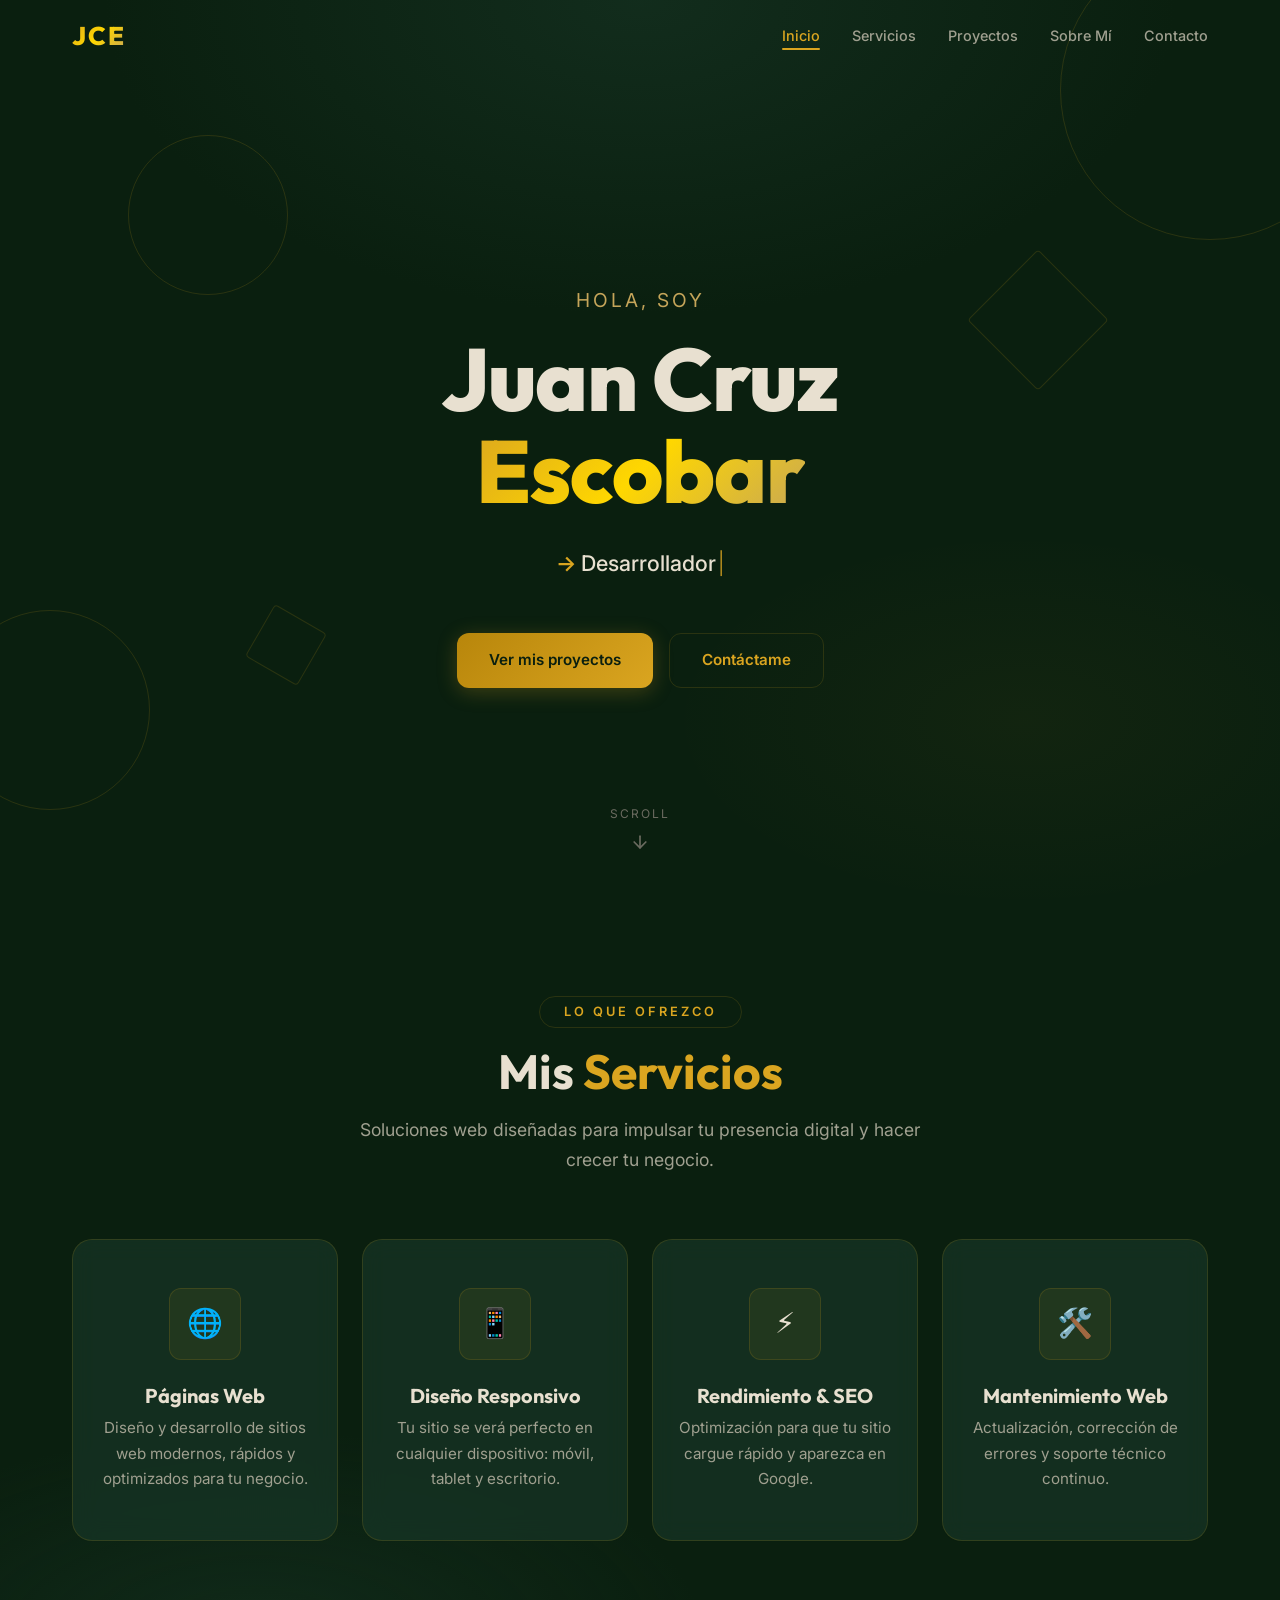
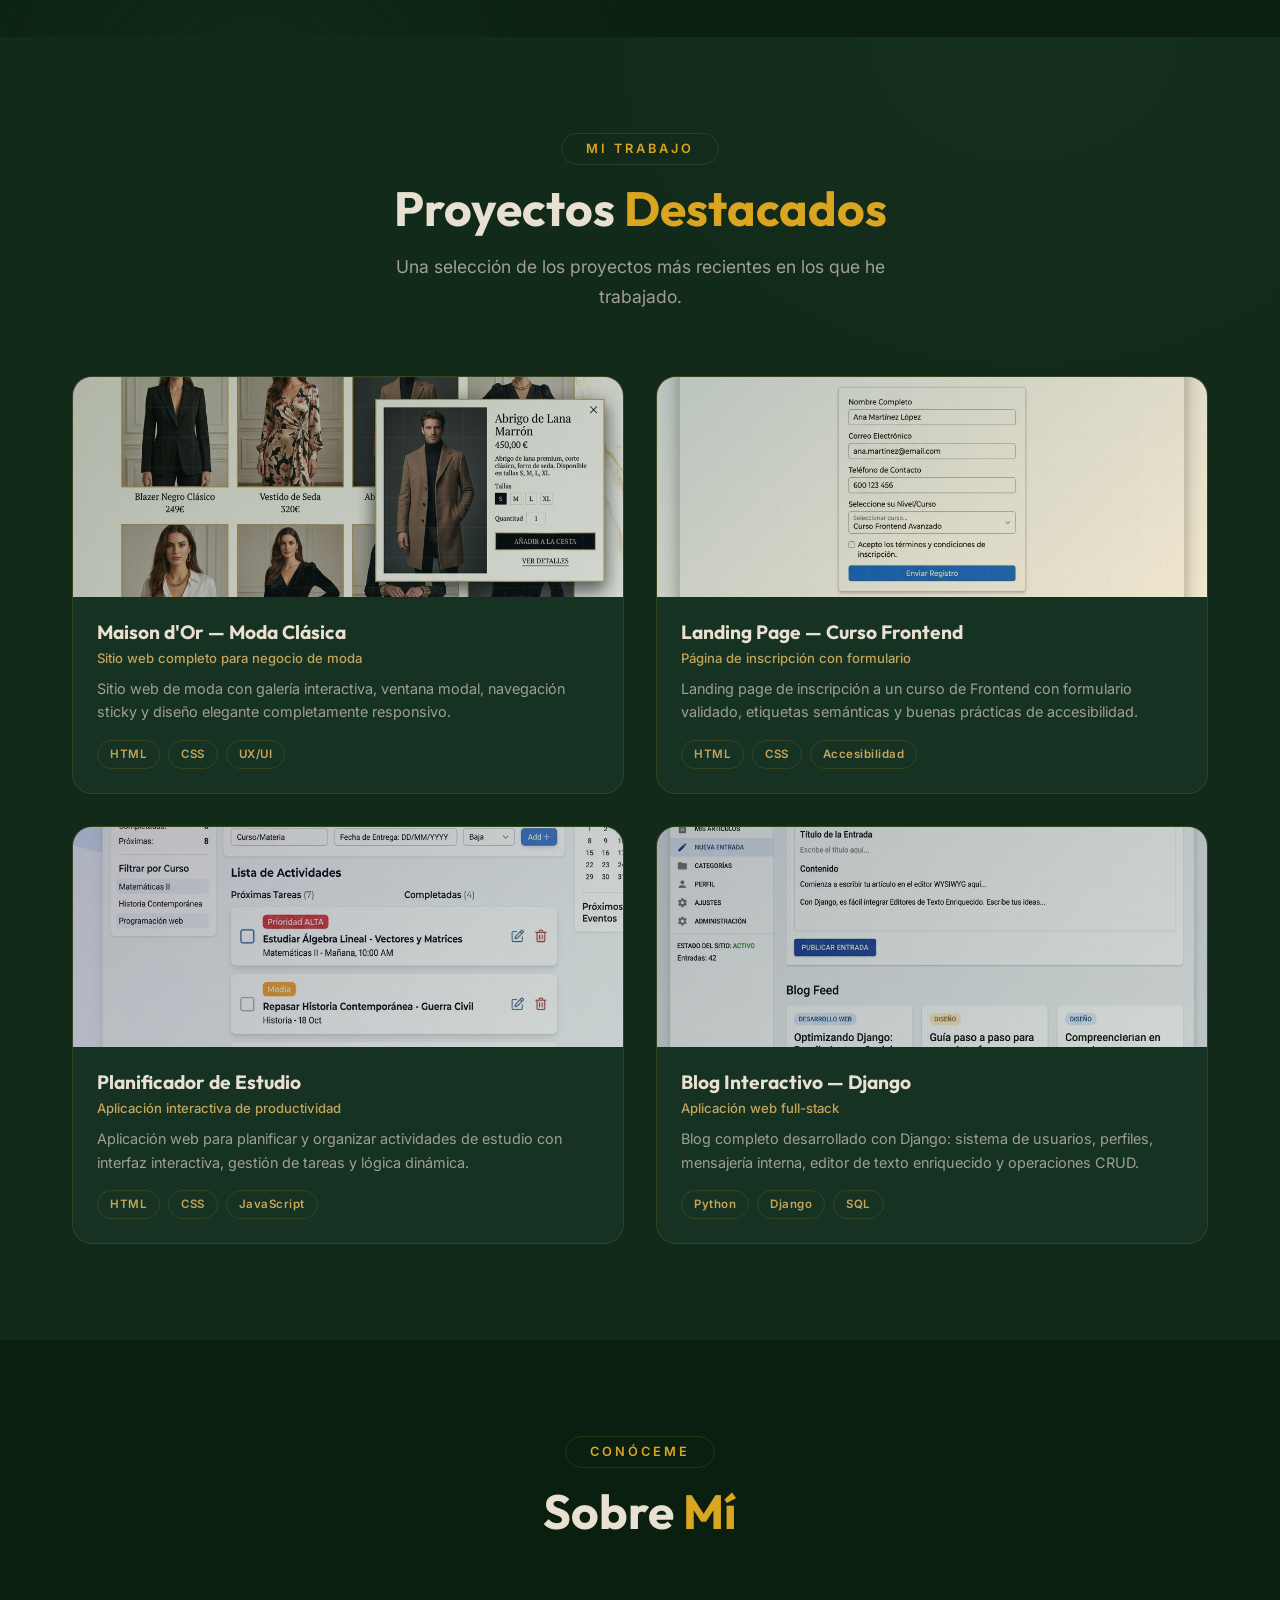
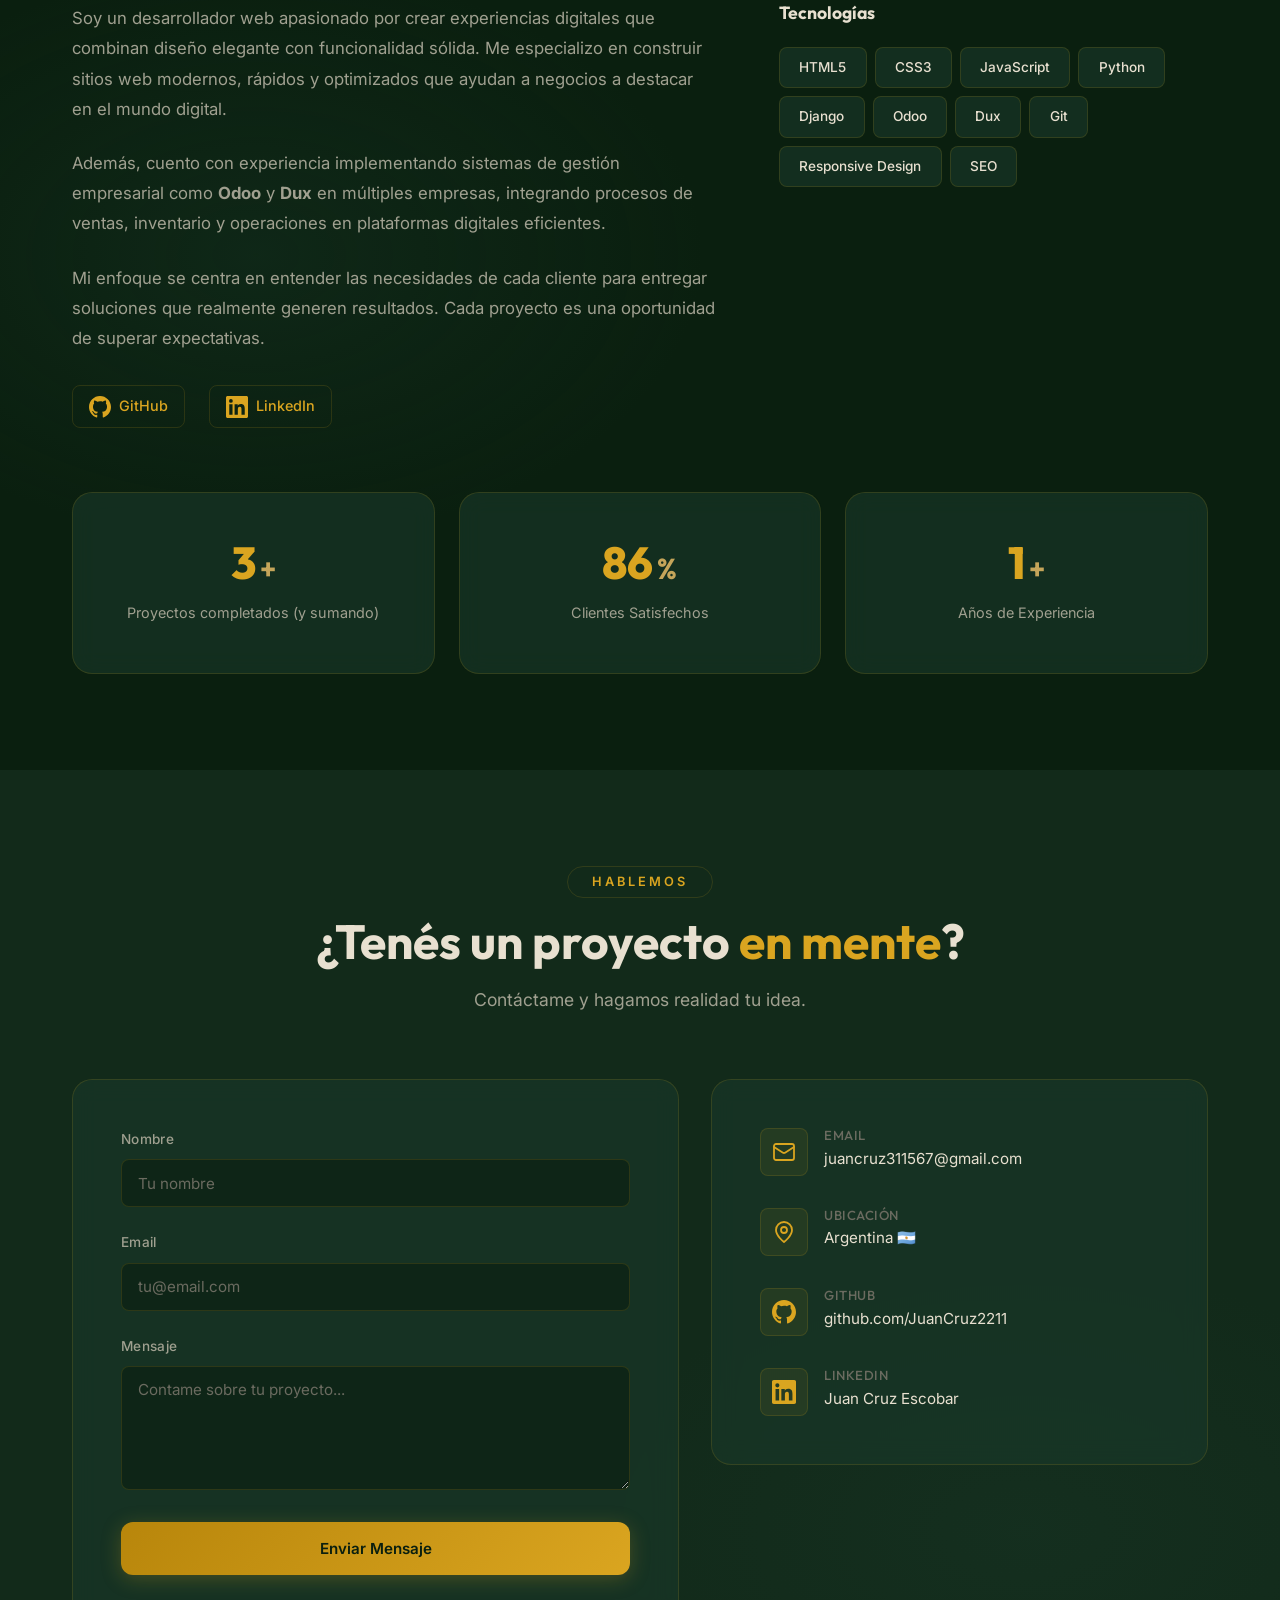
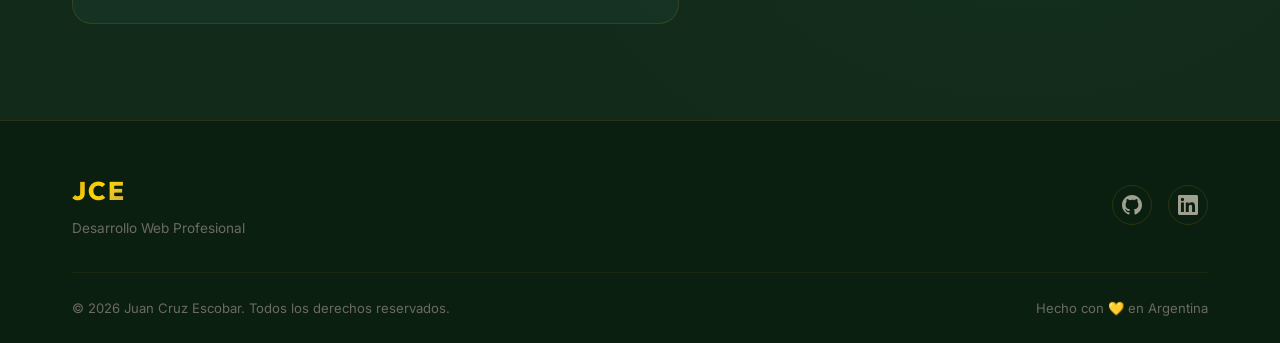
<file: index.html>
<!DOCTYPE html>
<html lang="es">
<head>
  <meta charset="UTF-8">
  <meta name="viewport" content="width=device-width, initial-scale=1.0">
  <meta name="description" content="Juan Cruz Escobar — Desarrollador Web profesional en Argentina. Diseño y desarrollo de sitios web modernos, rápidos y optimizados para tu negocio.">
  <meta name="keywords" content="desarrollador web, diseño web, Argentina, portfolio, sitios web, responsive design, SEO">
  <meta name="author" content="Juan Cruz Escobar">
  <meta name="robots" content="index, follow">
  <meta property="og:title" content="Juan Cruz Escobar | Desarrollo Web Profesional">
  <meta property="og:description" content="Desarrollador Web profesional en Argentina. Diseño y desarrollo de sitios web modernos, rápidos y optimizados.">
  <meta property="og:type" content="website">
  <meta property="og:locale" content="es_AR">
  <title>Juan Cruz Escobar | Desarrollo Web Profesional</title>
  <link rel="icon" href="data:image/svg+xml,<svg xmlns='http://www.w3.org/2000/svg' viewBox='0 0 100 100'><rect fill='%230A1F0F' rx='18' width='100' height='100'/><text x='50' y='62' font-family='serif' font-size='42' font-weight='bold' fill='%23DAA520' text-anchor='middle'>JCE</text></svg>">
  <link rel="preconnect" href="https://fonts.googleapis.com">
  <link rel="preconnect" href="https://fonts.gstatic.com" crossorigin>
  <link href="https://fonts.googleapis.com/css2?family=Inter:wght@300;400;500;600&family=Outfit:wght@600;700;800&display=swap" rel="stylesheet">
  <link rel="stylesheet" href="styles.css">
</head>
<body>

  <!-- ════════════════════════════════════════════ -->
  <!-- PRELOADER                                     -->
  <!-- ════════════════════════════════════════════ -->
  <div id="preloader" class="preloader" aria-hidden="true">
    <div class="preloader__logo">
      <span class="preloader__letter">J</span>
      <span class="preloader__letter">C</span>
      <span class="preloader__letter">E</span>
    </div>
    <div class="preloader__bar"><div class="preloader__bar-inner"></div></div>
  </div>

  <!-- ════════════════════════════════════════════ -->
  <!-- NAVIGATION                                    -->
  <!-- ════════════════════════════════════════════ -->
  <header id="header" class="header">
    <nav class="nav container" aria-label="Navegación principal">
      <a href="#inicio" class="nav__logo" aria-label="Ir al inicio">
        <span class="nav__logo-text">JCE</span>
      </a>

      <ul class="nav__menu" id="navMenu" role="menubar">
        <li role="none"><a href="#inicio" class="nav__link active" role="menuitem">Inicio</a></li>
        <li role="none"><a href="#servicios" class="nav__link" role="menuitem">Servicios</a></li>
        <li role="none"><a href="#proyectos" class="nav__link" role="menuitem">Proyectos</a></li>
        <li role="none"><a href="#sobre-mi" class="nav__link" role="menuitem">Sobre Mí</a></li>
        <li role="none"><a href="#contacto" class="nav__link" role="menuitem">Contacto</a></li>
      </ul>

      <button class="nav__hamburger" id="navToggle" aria-label="Abrir menú" aria-expanded="false" aria-controls="navMenu">
        <span class="nav__hamburger-line"></span>
        <span class="nav__hamburger-line"></span>
        <span class="nav__hamburger-line"></span>
      </button>
    </nav>
  </header>

  <main>
    <!-- ════════════════════════════════════════════ -->
    <!-- HERO SECTION                                  -->
    <!-- ════════════════════════════════════════════ -->
    <section id="inicio" class="hero">
      <!-- Animated background particles -->
      <div class="hero__particles" id="heroParticles" aria-hidden="true"></div>
      <!-- Geometric patterns -->
      <div class="hero__geo" aria-hidden="true">
        <div class="hero__geo-shape hero__geo-shape--1"></div>
        <div class="hero__geo-shape hero__geo-shape--2"></div>
        <div class="hero__geo-shape hero__geo-shape--3"></div>
        <div class="hero__geo-shape hero__geo-shape--4"></div>
        <div class="hero__geo-shape hero__geo-shape--5"></div>
      </div>

      <div class="hero__content container">
        <p class="hero__greeting animate-on-scroll">Hola, soy</p>
        <h1 class="hero__name animate-on-scroll">Juan Cruz<br><span class="hero__name--accent">Escobar</span></h1>
        <div class="hero__typing-wrapper animate-on-scroll">
          <span class="hero__typing-prefix">→&nbsp;</span>
          <span class="hero__typing-text" id="typingText"></span>
          <span class="hero__typing-cursor" aria-hidden="true">|</span>
        </div>
        <div class="hero__cta animate-on-scroll">
          <a href="#proyectos" class="btn btn--primary">Ver mis proyectos</a>
          <a href="#contacto" class="btn btn--secondary">Contáctame</a>
        </div>
      </div>

      <a href="#servicios" class="hero__scroll-indicator" aria-label="Desplazar hacia abajo">
        <span class="hero__scroll-text">Scroll</span>
        <svg class="hero__scroll-arrow" width="24" height="24" viewBox="0 0 24 24" fill="none" stroke="currentColor" stroke-width="2" stroke-linecap="round" stroke-linejoin="round"><path d="M12 5v14"/><path d="m19 12-7 7-7-7"/></svg>
      </a>
    </section>

    <!-- ════════════════════════════════════════════ -->
    <!-- SERVICIOS SECTION                             -->
    <!-- ════════════════════════════════════════════ -->
    <section id="servicios" class="section services">
      <div class="container">
        <div class="section__header animate-on-scroll">
          <span class="section__tag">Lo que ofrezco</span>
          <h2 class="section__title">Mis <span class="text-gold">Servicios</span></h2>
          <p class="section__subtitle">Soluciones web diseñadas para impulsar tu presencia digital y hacer crecer tu negocio.</p>
        </div>

        <div class="services__grid">
          <!-- Service 1 -->
          <article class="service-card glass-card animate-on-scroll">
            <div class="service-card__icon-wrapper icon-spin">
              <span class="service-card__icon">🌐</span>
            </div>
            <h3 class="service-card__title">Páginas Web</h3>
            <p class="service-card__desc">Diseño y desarrollo de sitios web modernos, rápidos y optimizados para tu negocio.</p>
            <div class="service-card__glow" aria-hidden="true"></div>
          </article>

          <!-- Service 2 -->
          <article class="service-card glass-card animate-on-scroll">
            <div class="service-card__icon-wrapper icon-bounce">
              <span class="service-card__icon">📱</span>
            </div>
            <h3 class="service-card__title">Diseño Responsivo</h3>
            <p class="service-card__desc">Tu sitio se verá perfecto en cualquier dispositivo: móvil, tablet y escritorio.</p>
            <div class="service-card__glow" aria-hidden="true"></div>
          </article>

          <!-- Service 3 -->
          <article class="service-card glass-card animate-on-scroll">
            <div class="service-card__icon-wrapper icon-pulse">
              <span class="service-card__icon">⚡</span>
            </div>
            <h3 class="service-card__title">Rendimiento &amp; SEO</h3>
            <p class="service-card__desc">Optimización para que tu sitio cargue rápido y aparezca en Google.</p>
            <div class="service-card__glow" aria-hidden="true"></div>
          </article>

          <!-- Service 4 -->
          <article class="service-card glass-card animate-on-scroll">
            <div class="service-card__icon-wrapper icon-wiggle">
              <span class="service-card__icon">🛠️</span>
            </div>
            <h3 class="service-card__title">Mantenimiento Web</h3>
            <p class="service-card__desc">Actualización, corrección de errores y soporte técnico continuo.</p>
            <div class="service-card__glow" aria-hidden="true"></div>
          </article>
        </div>
      </div>
    </section>

    <!-- ════════════════════════════════════════════ -->
    <!-- PROYECTOS SECTION                             -->
    <!-- ════════════════════════════════════════════ -->
    <section id="proyectos" class="section projects">
      <div class="container">
        <div class="section__header animate-on-scroll">
          <span class="section__tag">Mi trabajo</span>
          <h2 class="section__title">Proyectos <span class="text-gold">Destacados</span></h2>
          <p class="section__subtitle">Una selección de los proyectos más recientes en los que he trabajado.</p>
        </div>

        <div class="projects__grid">
          <!-- Project 1: Maison d'Or (más visual, primero) -->
          <article class="project-card glass-card animate-on-scroll">
            <div class="project-card__preview project-card__preview--2">
              <div class="project-card__overlay">
                <div class="project-card__actions">
                  <a href="https://juancruz2211.github.io/Integrador-2-Mini-Sitio-Accesible-con-Galer-a-Modal-y-Sticky/" class="btn btn--small btn--primary" target="_blank" rel="noopener noreferrer">Ver Demo</a>
                  <a href="https://github.com/JuanCruz2211/Integrador-2-Mini-Sitio-Accesible-con-Galer-a-Modal-y-Sticky" class="btn btn--small btn--outline" target="_blank" rel="noopener noreferrer">Código</a>
                </div>
              </div>
            </div>
            <div class="project-card__body">
              <h3 class="project-card__title">Maison d'Or — Moda Clásica</h3>
              <p class="project-card__type">Sitio web completo para negocio de moda</p>
              <p class="project-card__desc">Sitio web de moda con galería interactiva, ventana modal, navegación sticky y diseño elegante completamente responsivo.</p>
              <div class="project-card__tags">
                <span class="tag">HTML</span>
                <span class="tag">CSS</span>
                <span class="tag">UX/UI</span>
              </div>
            </div>
          </article>

          <!-- Project 2: Landing Page -->
          <article class="project-card glass-card animate-on-scroll">
            <div class="project-card__preview project-card__preview--1">
              <div class="project-card__overlay">
                <div class="project-card__actions">
                  <a href="https://juancruz2211.github.io/-Landing-page-de-inscripci-n-para-un-curso-de-Frontend/" class="btn btn--small btn--primary" target="_blank" rel="noopener noreferrer">Ver Demo</a>
                  <a href="https://github.com/JuanCruz2211/-Landing-page-de-inscripci-n-para-un-curso-de-Frontend" class="btn btn--small btn--outline" target="_blank" rel="noopener noreferrer">Código</a>
                </div>
              </div>
            </div>
            <div class="project-card__body">
              <h3 class="project-card__title">Landing Page — Curso Frontend</h3>
              <p class="project-card__type">Página de inscripción con formulario</p>
              <p class="project-card__desc">Landing page de inscripción a un curso de Frontend con formulario validado, etiquetas semánticas y buenas prácticas de accesibilidad.</p>
              <div class="project-card__tags">
                <span class="tag">HTML</span>
                <span class="tag">CSS</span>
                <span class="tag">Accesibilidad</span>
              </div>
            </div>
          </article>

          <!-- Project 3 -->
          <article class="project-card glass-card animate-on-scroll">
            <div class="project-card__preview project-card__preview--3">
              <div class="project-card__overlay">
                <div class="project-card__actions">
                  <a href="https://juancruz2211.github.io/proyecto-integrador-js/" class="btn btn--small btn--primary" target="_blank" rel="noopener noreferrer">Ver Demo</a>
                  <a href="https://github.com/JuanCruz2211/proyecto-integrador-js" class="btn btn--small btn--outline" target="_blank" rel="noopener noreferrer">Código</a>
                </div>
              </div>
            </div>
            <div class="project-card__body">
              <h3 class="project-card__title">Planificador de Estudio</h3>
              <p class="project-card__type">Aplicación interactiva de productividad</p>
              <p class="project-card__desc">Aplicación web para planificar y organizar actividades de estudio con interfaz interactiva, gestión de tareas y lógica dinámica.</p>
              <div class="project-card__tags">
                <span class="tag">HTML</span>
                <span class="tag">CSS</span>
                <span class="tag">JavaScript</span>
              </div>
            </div>
          </article>

          <!-- Project 4 -->
          <article class="project-card glass-card animate-on-scroll">
            <div class="project-card__preview project-card__preview--4">
              <div class="project-card__overlay">
                <div class="project-card__actions">
                  <a href="https://github.com/JuanCruz2211/TuPrimeraPagina-Escobar" class="btn btn--small btn--primary" target="_blank" rel="noopener noreferrer">Ver Proyecto</a>
                  <a href="https://github.com/JuanCruz2211/TuPrimeraPagina-Escobar" class="btn btn--small btn--outline" target="_blank" rel="noopener noreferrer">Código</a>
                </div>
              </div>
            </div>
            <div class="project-card__body">
              <h3 class="project-card__title">Blog Interactivo — Django</h3>
              <p class="project-card__type">Aplicación web full-stack</p>
              <p class="project-card__desc">Blog completo desarrollado con Django: sistema de usuarios, perfiles, mensajería interna, editor de texto enriquecido y operaciones CRUD.</p>
              <div class="project-card__tags">
                <span class="tag">Python</span>
                <span class="tag">Django</span>
                <span class="tag">SQL</span>
              </div>
            </div>
          </article>
        </div>

      </div>
    </section>

    <!-- ════════════════════════════════════════════ -->
    <!-- SOBRE MÍ SECTION                             -->
    <!-- ════════════════════════════════════════════ -->
    <section id="sobre-mi" class="section about">
      <div class="container">
        <div class="section__header animate-on-scroll">
          <span class="section__tag">Conóceme</span>
          <h2 class="section__title">Sobre <span class="text-gold">Mí</span></h2>
        </div>

        <div class="about__grid">
          <div class="about__bio animate-on-scroll">
            <p class="about__text">Soy un desarrollador web apasionado por crear experiencias digitales que combinan diseño elegante con funcionalidad sólida. Me especializo en construir sitios web modernos, rápidos y optimizados que ayudan a negocios a destacar en el mundo digital.</p>
            <p class="about__text">Además, cuento con experiencia implementando sistemas de gestión empresarial como <strong>Odoo</strong> y <strong>Dux</strong> en múltiples empresas, integrando procesos de ventas, inventario y operaciones en plataformas digitales eficientes.</p>
            <p class="about__text">Mi enfoque se centra en entender las necesidades de cada cliente para entregar soluciones que realmente generen resultados. Cada proyecto es una oportunidad de superar expectativas.</p>

            <div class="about__links">
              <a href="https://github.com/JuanCruz2211" class="about__social-link" target="_blank" rel="noopener noreferrer" aria-label="GitHub">
                <svg width="22" height="22" viewBox="0 0 24 24" fill="currentColor"><path d="M12 0C5.374 0 0 5.373 0 12c0 5.302 3.438 9.8 8.207 11.387.599.111.793-.261.793-.577v-2.234c-3.338.726-4.033-1.416-4.033-1.416-.546-1.387-1.333-1.756-1.333-1.756-1.089-.745.083-.729.083-.729 1.205.084 1.839 1.237 1.839 1.237 1.07 1.834 2.807 1.304 3.492.997.107-.775.418-1.305.762-1.604-2.665-.305-5.467-1.334-5.467-5.931 0-1.311.469-2.381 1.236-3.221-.124-.303-.535-1.524.117-3.176 0 0 1.008-.322 3.301 1.23A11.509 11.509 0 0 1 12 5.803c1.02.005 2.047.138 3.006.404 2.291-1.552 3.297-1.23 3.297-1.23.653 1.653.242 2.874.118 3.176.77.84 1.235 1.911 1.235 3.221 0 4.609-2.807 5.624-5.479 5.921.43.372.823 1.102.823 2.222v3.293c0 .319.192.694.801.576C20.566 21.797 24 17.3 24 12c0-6.627-5.373-12-12-12z"/></svg>
                <span>GitHub</span>
              </a>
              <a href="https://www.linkedin.com/in/juan-cruz-escobar-2a8b75199/" class="about__social-link" target="_blank" rel="noopener noreferrer" aria-label="LinkedIn">
                <svg width="22" height="22" viewBox="0 0 24 24" fill="currentColor"><path d="M20.447 20.452h-3.554v-5.569c0-1.328-.027-3.037-1.852-3.037-1.853 0-2.136 1.445-2.136 2.939v5.667H9.351V9h3.414v1.561h.046c.477-.9 1.637-1.85 3.37-1.85 3.601 0 4.267 2.37 4.267 5.455v6.286zM5.337 7.433a2.062 2.062 0 0 1-2.063-2.065 2.064 2.064 0 1 1 2.063 2.065zm1.782 13.019H3.555V9h3.564v11.452zM22.225 0H1.771C.792 0 0 .774 0 1.729v20.542C0 23.227.792 24 1.771 24h20.451C23.2 24 24 23.227 24 22.271V1.729C24 .774 23.2 0 22.222 0h.003z"/></svg>
                <span>LinkedIn</span>
              </a>
            </div>
          </div>

          <div class="about__skills animate-on-scroll">
            <h3 class="about__skills-title">Tecnologías</h3>
            <div class="skills__tags">
              <span class="skill-tag">HTML5</span>
              <span class="skill-tag">CSS3</span>
              <span class="skill-tag">JavaScript</span>
              <span class="skill-tag">Python</span>
              <span class="skill-tag">Django</span>
              <span class="skill-tag">Odoo</span>
              <span class="skill-tag">Dux</span>
              <span class="skill-tag">Git</span>
              <span class="skill-tag">Responsive Design</span>
              <span class="skill-tag">SEO</span>
            </div>
          </div>
        </div>

        <!-- Stats counter -->
        <div class="about__stats animate-on-scroll" id="statsSection">
          <div class="stat-card glass-card">
            <span class="stat-card__number" data-target="4">0</span>
            <span class="stat-card__suffix">+</span>
            <p class="stat-card__label">Proyectos completados (y sumando)</p>
          </div>
          <div class="stat-card glass-card">
            <span class="stat-card__number" data-target="100">0</span>
            <span class="stat-card__suffix">%</span>
            <p class="stat-card__label">Clientes Satisfechos</p>
          </div>
          <div class="stat-card glass-card">
            <span class="stat-card__number" data-target="2">0</span>
            <span class="stat-card__suffix">+</span>
            <p class="stat-card__label">Años de Experiencia</p>
          </div>
        </div>
      </div>
    </section>

    <!-- ════════════════════════════════════════════ -->
    <!-- CONTACTO SECTION                              -->
    <!-- ════════════════════════════════════════════ -->
    <section id="contacto" class="section contact">
      <div class="container">
        <div class="section__header animate-on-scroll">
          <span class="section__tag">Hablemos</span>
          <h2 class="section__title">¿Tenés un proyecto <span class="text-gold">en mente</span>?</h2>
          <p class="section__subtitle">Contáctame y hagamos realidad tu idea.</p>
        </div>

        <div class="contact__grid">
          <!-- Contact Form -->
          <form class="contact__form glass-card animate-on-scroll" id="contactForm" novalidate>
            <div class="form-group">
              <label for="contactName" class="form-label">Nombre</label>
              <input type="text" id="contactName" name="name" class="form-input" placeholder="Tu nombre" required autocomplete="name">
              <span class="form-error" id="nameError">Por favor ingresá tu nombre.</span>
            </div>
            <div class="form-group">
              <label for="contactEmail" class="form-label">Email</label>
              <input type="email" id="contactEmail" name="email" class="form-input" placeholder="tu@email.com" required autocomplete="email">
              <span class="form-error" id="emailError">Por favor ingresá un email válido.</span>
            </div>
            <div class="form-group">
              <label for="contactMessage" class="form-label">Mensaje</label>
              <textarea id="contactMessage" name="message" class="form-input form-textarea" placeholder="Contame sobre tu proyecto..." rows="5" required></textarea>
              <span class="form-error" id="messageError">Por favor escribí tu mensaje.</span>
            </div>
            <button type="submit" class="btn btn--primary btn--full" id="submitBtn">
              <span class="btn__text">Enviar Mensaje</span>
              <span class="btn__loader" aria-hidden="true"></span>
            </button>
            <!-- Success message -->
            <div class="form-success" id="formSuccess" aria-live="polite">
              <svg width="28" height="28" viewBox="0 0 24 24" fill="none" stroke="currentColor" stroke-width="2" stroke-linecap="round" stroke-linejoin="round"><circle cx="12" cy="12" r="10"/><path d="m9 12 2 2 4-4"/></svg>
              <p>¡Mensaje enviado con éxito! Te responderé pronto.</p>
            </div>
          </form>

          <!-- Contact Info -->
          <div class="contact__info animate-on-scroll">
            <div class="contact__info-card glass-card">
              <div class="contact__info-item">
                <div class="contact__info-icon">
                  <!-- Email Icon -->
                  <svg width="24" height="24" viewBox="0 0 24 24" fill="none" stroke="currentColor" stroke-width="1.8" stroke-linecap="round" stroke-linejoin="round"><rect width="20" height="16" x="2" y="4" rx="2"/><path d="m22 7-8.97 5.7a1.94 1.94 0 0 1-2.06 0L2 7"/></svg>
                </div>
                <div>
                  <h4 class="contact__info-label">Email</h4>
                  <a href="mailto:juancruz311567@gmail.com" class="contact__info-value">juancruz311567@gmail.com</a>
                </div>
              </div>
              <div class="contact__info-item">
                <div class="contact__info-icon">
                  <!-- Location Icon -->
                  <svg width="24" height="24" viewBox="0 0 24 24" fill="none" stroke="currentColor" stroke-width="1.8" stroke-linecap="round" stroke-linejoin="round"><path d="M20 10c0 6-8 12-8 12s-8-6-8-12a8 8 0 0 1 16 0Z"/><circle cx="12" cy="10" r="3"/></svg>
                </div>
                <div>
                  <h4 class="contact__info-label">Ubicación</h4>
                  <p class="contact__info-value">Argentina 🇦🇷</p>
                </div>
              </div>
              <div class="contact__info-item">
                <div class="contact__info-icon">
                  <!-- GitHub Icon -->
                  <svg width="24" height="24" viewBox="0 0 24 24" fill="currentColor"><path d="M12 0C5.374 0 0 5.373 0 12c0 5.302 3.438 9.8 8.207 11.387.599.111.793-.261.793-.577v-2.234c-3.338.726-4.033-1.416-4.033-1.416-.546-1.387-1.333-1.756-1.333-1.756-1.089-.745.083-.729.083-.729 1.205.084 1.839 1.237 1.839 1.237 1.07 1.834 2.807 1.304 3.492.997.107-.775.418-1.305.762-1.604-2.665-.305-5.467-1.334-5.467-5.931 0-1.311.469-2.381 1.236-3.221-.124-.303-.535-1.524.117-3.176 0 0 1.008-.322 3.301 1.23A11.509 11.509 0 0 1 12 5.803c1.02.005 2.047.138 3.006.404 2.291-1.552 3.297-1.23 3.297-1.23.653 1.653.242 2.874.118 3.176.77.84 1.235 1.911 1.235 3.221 0 4.609-2.807 5.624-5.479 5.921.43.372.823 1.102.823 2.222v3.293c0 .319.192.694.801.576C20.566 21.797 24 17.3 24 12c0-6.627-5.373-12-12-12z"/></svg>
                </div>
                <div>
                  <h4 class="contact__info-label">GitHub</h4>
                  <a href="https://github.com/JuanCruz2211" class="contact__info-value" target="_blank" rel="noopener noreferrer">github.com/JuanCruz2211</a>
                </div>
              </div>
              <div class="contact__info-item">
                <div class="contact__info-icon">
                  <!-- LinkedIn Icon -->
                  <svg width="24" height="24" viewBox="0 0 24 24" fill="currentColor"><path d="M20.447 20.452h-3.554v-5.569c0-1.328-.027-3.037-1.852-3.037-1.853 0-2.136 1.445-2.136 2.939v5.667H9.351V9h3.414v1.561h.046c.477-.9 1.637-1.85 3.37-1.85 3.601 0 4.267 2.37 4.267 5.455v6.286zM5.337 7.433a2.062 2.062 0 0 1-2.063-2.065 2.064 2.064 0 1 1 2.063 2.065zm1.782 13.019H3.555V9h3.564v11.452zM22.225 0H1.771C.792 0 0 .774 0 1.729v20.542C0 23.227.792 24 1.771 24h20.451C23.2 24 24 23.227 24 22.271V1.729C24 .774 23.2 0 22.222 0h.003z"/></svg>
                </div>
                <div>
                  <h4 class="contact__info-label">LinkedIn</h4>
                  <a href="https://www.linkedin.com/in/juan-cruz-escobar-2a8b75199/" class="contact__info-value" target="_blank" rel="noopener noreferrer">Juan Cruz Escobar</a>
                </div>
              </div>
            </div>
          </div>
        </div>
      </div>
    </section>
  </main>

  <!-- ════════════════════════════════════════════ -->
  <!-- FOOTER                                        -->
  <!-- ════════════════════════════════════════════ -->
  <footer class="footer">
    <div class="container">
      <div class="footer__content">
        <div class="footer__brand">
          <a href="#inicio" class="nav__logo" aria-label="Ir al inicio">
            <span class="nav__logo-text">JCE</span>
          </a>
          <p class="footer__tagline">Desarrollo Web Profesional</p>
        </div>

        <div class="footer__social">
          <a href="https://github.com/JuanCruz2211" class="footer__social-link" target="_blank" rel="noopener noreferrer" aria-label="GitHub">
            <svg width="20" height="20" viewBox="0 0 24 24" fill="currentColor"><path d="M12 0C5.374 0 0 5.373 0 12c0 5.302 3.438 9.8 8.207 11.387.599.111.793-.261.793-.577v-2.234c-3.338.726-4.033-1.416-4.033-1.416-.546-1.387-1.333-1.756-1.333-1.756-1.089-.745.083-.729.083-.729 1.205.084 1.839 1.237 1.839 1.237 1.07 1.834 2.807 1.304 3.492.997.107-.775.418-1.305.762-1.604-2.665-.305-5.467-1.334-5.467-5.931 0-1.311.469-2.381 1.236-3.221-.124-.303-.535-1.524.117-3.176 0 0 1.008-.322 3.301 1.23A11.509 11.509 0 0 1 12 5.803c1.02.005 2.047.138 3.006.404 2.291-1.552 3.297-1.23 3.297-1.23.653 1.653.242 2.874.118 3.176.77.84 1.235 1.911 1.235 3.221 0 4.609-2.807 5.624-5.479 5.921.43.372.823 1.102.823 2.222v3.293c0 .319.192.694.801.576C20.566 21.797 24 17.3 24 12c0-6.627-5.373-12-12-12z"/></svg>
          </a>
          <a href="https://www.linkedin.com/in/juan-cruz-escobar-2a8b75199/" class="footer__social-link" target="_blank" rel="noopener noreferrer" aria-label="LinkedIn">
            <svg width="20" height="20" viewBox="0 0 24 24" fill="currentColor"><path d="M20.447 20.452h-3.554v-5.569c0-1.328-.027-3.037-1.852-3.037-1.853 0-2.136 1.445-2.136 2.939v5.667H9.351V9h3.414v1.561h.046c.477-.9 1.637-1.85 3.37-1.85 3.601 0 4.267 2.37 4.267 5.455v6.286zM5.337 7.433a2.062 2.062 0 0 1-2.063-2.065 2.064 2.064 0 1 1 2.063 2.065zm1.782 13.019H3.555V9h3.564v11.452zM22.225 0H1.771C.792 0 0 .774 0 1.729v20.542C0 23.227.792 24 1.771 24h20.451C23.2 24 24 23.227 24 22.271V1.729C24 .774 23.2 0 22.222 0h.003z"/></svg>
          </a>
        </div>
      </div>

      <div class="footer__bottom">
        <p>&copy; 2026 Juan Cruz Escobar. Todos los derechos reservados.</p>
        <p class="footer__made">Hecho con 💛 en Argentina</p>
      </div>
    </div>
  </footer>

  <script src="script.js"></script>
</body>
</html>
</file>
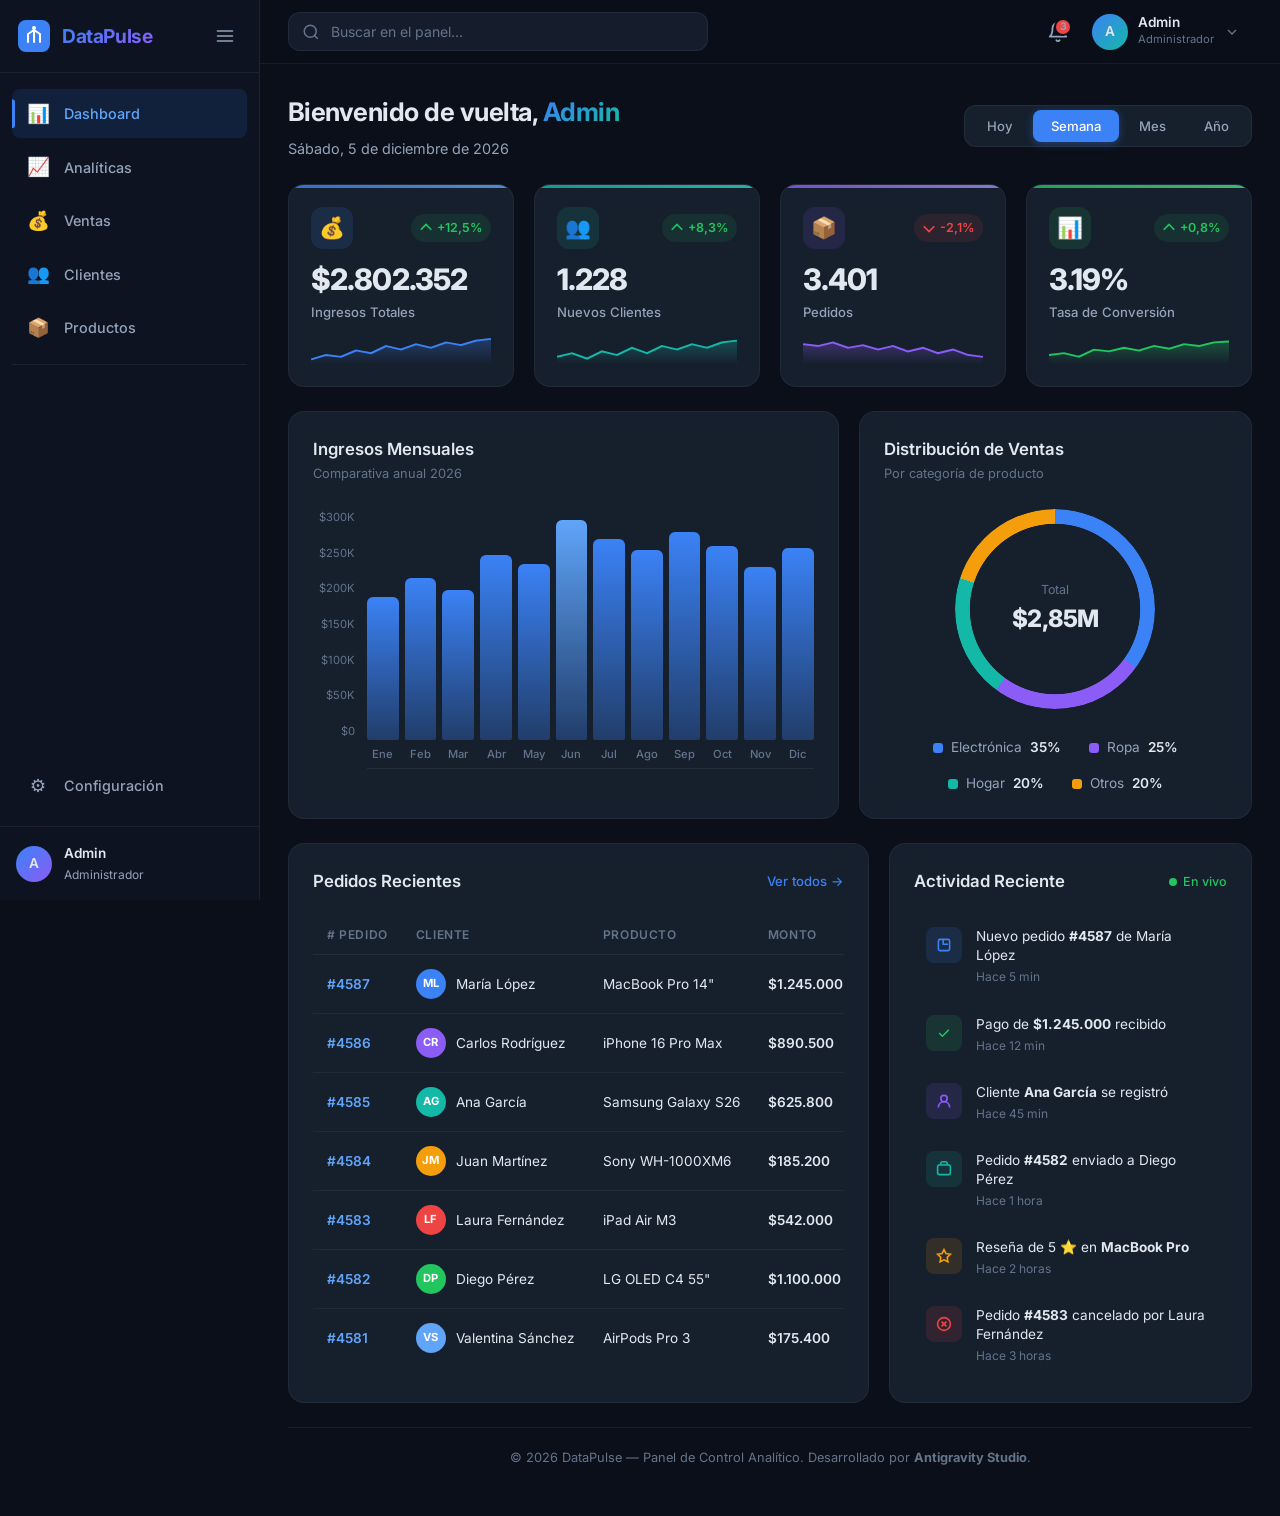
<file: projects/dashboard-analytics/index.html>
<!DOCTYPE html>
<html lang="es-AR">
<head>
  <meta charset="UTF-8">
  <meta name="viewport" content="width=device-width, initial-scale=1.0">
  <meta name="description" content="DataPulse — Panel de Control Analítico. Dashboard profesional para gestión empresarial y análisis de datos en tiempo real.">
  <meta name="keywords" content="dashboard, analytics, panel de control, analíticas, ventas, clientes">
  <meta name="author" content="Antigravity Studio">
  <meta name="theme-color" content="#0B0F19">
  <title>DataPulse — Panel de Control</title>
  <link rel="preconnect" href="https://fonts.googleapis.com">
  <link rel="preconnect" href="https://fonts.gstatic.com" crossorigin>
  <link href="https://fonts.googleapis.com/css2?family=Inter:wght@300;400;500;600;700;800&display=swap" rel="stylesheet">
  <link rel="stylesheet" href="styles.css">
</head>
<body>
  <!-- ═══════════════════════════════════════════ -->
  <!-- SIDEBAR                                     -->
  <!-- ═══════════════════════════════════════════ -->
  <aside class="sidebar" id="sidebar">
    <div class="sidebar__header">
      <div class="sidebar__logo">
        <svg class="sidebar__logo-icon" viewBox="0 0 32 32" width="32" height="32" fill="none">
          <rect width="32" height="32" rx="8" fill="url(#logoGrad)"/>
          <defs><linearGradient id="logoGrad" x1="0" y1="0" x2="32" y2="32"><stop stop-color="#3B82F6"/><stop offset="1" stop-color="#8B5CF6"/></linearGradient></defs>
          <path d="M10 22V14l6-4 6 4v8" stroke="#fff" stroke-width="2" stroke-linecap="round" stroke-linejoin="round"/>
          <path d="M16 10v12" stroke="#fff" stroke-width="2" stroke-linecap="round"/>
          <circle cx="16" cy="8" r="2" fill="#fff"/>
        </svg>
        <span class="sidebar__logo-text">DataPulse</span>
      </div>
      <button class="sidebar__toggle" id="sidebarToggle" aria-label="Cerrar menú">
        <svg viewBox="0 0 24 24" width="20" height="20" fill="none" stroke="currentColor" stroke-width="2" stroke-linecap="round"><line x1="3" y1="12" x2="21" y2="12"/><line x1="3" y1="6" x2="21" y2="6"/><line x1="3" y1="18" x2="21" y2="18"/></svg>
      </button>
    </div>

    <nav class="sidebar__nav">
      <ul class="sidebar__menu">
        <li><a href="#" class="sidebar__link active" data-section="dashboard">
          <span class="sidebar__icon">📊</span><span class="sidebar__label">Dashboard</span>
        </a></li>
        <li><a href="#" class="sidebar__link" data-section="analytics">
          <span class="sidebar__icon">📈</span><span class="sidebar__label">Analíticas</span>
        </a></li>
        <li><a href="#" class="sidebar__link" data-section="sales">
          <span class="sidebar__icon">💰</span><span class="sidebar__label">Ventas</span>
        </a></li>
        <li><a href="#" class="sidebar__link" data-section="clients">
          <span class="sidebar__icon">👥</span><span class="sidebar__label">Clientes</span>
        </a></li>
        <li><a href="#" class="sidebar__link" data-section="products">
          <span class="sidebar__icon">📦</span><span class="sidebar__label">Productos</span>
        </a></li>
      </ul>

      <div class="sidebar__divider"></div>

      <ul class="sidebar__menu sidebar__menu--bottom">
        <li><a href="#" class="sidebar__link" data-section="settings">
          <span class="sidebar__icon">⚙️</span><span class="sidebar__label">Configuración</span>
        </a></li>
      </ul>
    </nav>

    <div class="sidebar__footer">
      <div class="sidebar__user-mini">
        <div class="sidebar__user-mini-avatar">A</div>
        <div class="sidebar__user-mini-info">
          <span class="sidebar__user-mini-name">Admin</span>
          <span class="sidebar__user-mini-role">Administrador</span>
        </div>
      </div>
    </div>
  </aside>

  <!-- Mobile overlay -->
  <div class="sidebar-overlay" id="sidebarOverlay"></div>

  <!-- ═══════════════════════════════════════════ -->
  <!-- MAIN WRAPPER                                -->
  <!-- ═══════════════════════════════════════════ -->
  <div class="main-wrapper" id="mainWrapper">
    <!-- TOP BAR -->
    <header class="topbar">
      <button class="topbar__hamburger" id="mobileMenuBtn" aria-label="Abrir menú">
        <svg viewBox="0 0 24 24" width="22" height="22" fill="none" stroke="currentColor" stroke-width="2" stroke-linecap="round"><line x1="3" y1="12" x2="21" y2="12"/><line x1="3" y1="6" x2="21" y2="6"/><line x1="3" y1="18" x2="21" y2="18"/></svg>
      </button>

      <div class="topbar__search">
        <svg class="topbar__search-icon" viewBox="0 0 24 24" width="18" height="18" fill="none" stroke="currentColor" stroke-width="2"><circle cx="11" cy="11" r="8"/><line x1="21" y1="21" x2="16.65" y2="16.65"/></svg>
        <input type="text" class="topbar__search-input" placeholder="Buscar en el panel..." aria-label="Buscar">
      </div>

      <div class="topbar__actions">
        <button class="topbar__notification" id="notifBtn" aria-label="Notificaciones">
          <svg viewBox="0 0 24 24" width="22" height="22" fill="none" stroke="currentColor" stroke-width="2" stroke-linecap="round" stroke-linejoin="round"><path d="M18 8A6 6 0 0 0 6 8c0 7-3 9-3 9h18s-3-2-3-9"/><path d="M13.73 21a2 2 0 0 1-3.46 0"/></svg>
          <span class="topbar__notification-badge">3</span>
        </button>

        <!-- Notification dropdown -->
        <div class="notif-dropdown" id="notifDropdown">
          <div class="notif-dropdown__header">
            <h4>Notificaciones</h4>
            <span class="notif-dropdown__badge">3 nuevas</span>
          </div>
          <ul class="notif-dropdown__list">
            <li class="notif-dropdown__item notif-dropdown__item--unread">
              <span class="notif-dropdown__dot notif-dropdown__dot--blue"></span>
              <div>
                <p class="notif-dropdown__text">Nuevo pedido <strong>#4587</strong> recibido</p>
                <span class="notif-dropdown__time">Hace 5 min</span>
              </div>
            </li>
            <li class="notif-dropdown__item notif-dropdown__item--unread">
              <span class="notif-dropdown__dot notif-dropdown__dot--green"></span>
              <div>
                <p class="notif-dropdown__text">Pago de <strong>$45.200</strong> confirmado</p>
                <span class="notif-dropdown__time">Hace 23 min</span>
              </div>
            </li>
            <li class="notif-dropdown__item notif-dropdown__item--unread">
              <span class="notif-dropdown__dot notif-dropdown__dot--purple"></span>
              <div>
                <p class="notif-dropdown__text">Nuevo cliente <strong>María López</strong> registrado</p>
                <span class="notif-dropdown__time">Hace 1 hora</span>
              </div>
            </li>
            <li class="notif-dropdown__item">
              <span class="notif-dropdown__dot notif-dropdown__dot--amber"></span>
              <div>
                <p class="notif-dropdown__text">Stock bajo en <strong>3 productos</strong></p>
                <span class="notif-dropdown__time">Hace 3 horas</span>
              </div>
            </li>
          </ul>
          <a href="#" class="notif-dropdown__footer">Ver todas las notificaciones</a>
        </div>

        <div class="topbar__user">
          <div class="topbar__avatar">A</div>
          <div class="topbar__user-info">
            <span class="topbar__user-name">Admin</span>
            <span class="topbar__user-role">Administrador</span>
          </div>
          <svg class="topbar__chevron" viewBox="0 0 24 24" width="16" height="16" fill="none" stroke="currentColor" stroke-width="2"><polyline points="6 9 12 15 18 9"/></svg>
        </div>
      </div>
    </header>

    <!-- ═══════════════════════════════════════════ -->
    <!-- MAIN CONTENT                                -->
    <!-- ═══════════════════════════════════════════ -->
    <main class="content">
      <!-- Welcome Header -->
      <section class="welcome anim-on-scroll">
        <div class="welcome__text">
          <h1 class="welcome__title">Bienvenido de vuelta, <span class="welcome__name">Admin</span></h1>
          <p class="welcome__date" id="currentDate"></p>
        </div>
        <div class="period-selector" role="group" aria-label="Selección de período">
          <button class="period-btn" data-period="today">Hoy</button>
          <button class="period-btn active" data-period="week">Semana</button>
          <button class="period-btn" data-period="month">Mes</button>
          <button class="period-btn" data-period="year">Año</button>
        </div>
      </section>

      <!-- KPI Cards -->
      <section class="kpi-grid anim-on-scroll">
        <article class="kpi-card" data-color="blue">
          <div class="kpi-card__header">
            <div class="kpi-card__icon-wrap kpi-card__icon-wrap--blue">💰</div>
            <span class="kpi-card__change kpi-card__change--up">
              <svg viewBox="0 0 16 16" width="14" height="14" fill="none" stroke="currentColor" stroke-width="2"><polyline points="2 10 8 4 14 10"/></svg>
              +12,5%
            </span>
          </div>
          <p class="kpi-card__value" data-target="2847500" data-prefix="$" data-separator=".">$0</p>
          <p class="kpi-card__label">Ingresos Totales</p>
          <div class="kpi-card__sparkline">
            <svg viewBox="0 0 120 30" preserveAspectRatio="none">
              <polyline fill="none" stroke="#3B82F6" stroke-width="2" points="0,25 10,20 20,22 30,15 40,18 50,10 60,14 70,8 80,12 90,6 100,9 110,4 120,2"/>
              <polyline fill="url(#sparkFill1)" stroke="none" points="0,30 0,25 10,20 20,22 30,15 40,18 50,10 60,14 70,8 80,12 90,6 100,9 110,4 120,2 120,30"/>
              <defs><linearGradient id="sparkFill1" x1="0" y1="0" x2="0" y2="1"><stop offset="0" stop-color="#3B82F6" stop-opacity="0.3"/><stop offset="1" stop-color="#3B82F6" stop-opacity="0"/></linearGradient></defs>
            </svg>
          </div>
        </article>

        <article class="kpi-card" data-color="teal">
          <div class="kpi-card__header">
            <div class="kpi-card__icon-wrap kpi-card__icon-wrap--teal">👥</div>
            <span class="kpi-card__change kpi-card__change--up">
              <svg viewBox="0 0 16 16" width="14" height="14" fill="none" stroke="currentColor" stroke-width="2"><polyline points="2 10 8 4 14 10"/></svg>
              +8,3%
            </span>
          </div>
          <p class="kpi-card__value" data-target="1248" data-prefix="" data-separator=".">0</p>
          <p class="kpi-card__label">Nuevos Clientes</p>
          <div class="kpi-card__sparkline">
            <svg viewBox="0 0 120 30" preserveAspectRatio="none">
              <polyline fill="none" stroke="#14B8A6" stroke-width="2" points="0,22 10,18 20,24 30,16 40,20 50,12 60,18 70,10 80,14 90,8 100,12 110,6 120,4"/>
              <polyline fill="url(#sparkFill2)" stroke="none" points="0,30 0,22 10,18 20,24 30,16 40,20 50,12 60,18 70,10 80,14 90,8 100,12 110,6 120,4 120,30"/>
              <defs><linearGradient id="sparkFill2" x1="0" y1="0" x2="0" y2="1"><stop offset="0" stop-color="#14B8A6" stop-opacity="0.3"/><stop offset="1" stop-color="#14B8A6" stop-opacity="0"/></linearGradient></defs>
            </svg>
          </div>
        </article>

        <article class="kpi-card" data-color="purple">
          <div class="kpi-card__header">
            <div class="kpi-card__icon-wrap kpi-card__icon-wrap--purple">📦</div>
            <span class="kpi-card__change kpi-card__change--down">
              <svg viewBox="0 0 16 16" width="14" height="14" fill="none" stroke="currentColor" stroke-width="2"><polyline points="2 6 8 12 14 6"/></svg>
              -2,1%
            </span>
          </div>
          <p class="kpi-card__value" data-target="3456" data-prefix="" data-separator=".">0</p>
          <p class="kpi-card__label">Pedidos</p>
          <div class="kpi-card__sparkline">
            <svg viewBox="0 0 120 30" preserveAspectRatio="none">
              <polyline fill="none" stroke="#8B5CF6" stroke-width="2" points="0,8 10,10 20,6 30,12 40,9 50,14 60,10 70,16 80,12 90,18 100,14 110,20 120,22"/>
              <polyline fill="url(#sparkFill3)" stroke="none" points="0,30 0,8 10,10 20,6 30,12 40,9 50,14 60,10 70,16 80,12 90,18 100,14 110,20 120,22 120,30"/>
              <defs><linearGradient id="sparkFill3" x1="0" y1="0" x2="0" y2="1"><stop offset="0" stop-color="#8B5CF6" stop-opacity="0.3"/><stop offset="1" stop-color="#8B5CF6" stop-opacity="0"/></linearGradient></defs>
            </svg>
          </div>
        </article>

        <article class="kpi-card" data-color="green">
          <div class="kpi-card__header">
            <div class="kpi-card__icon-wrap kpi-card__icon-wrap--green">📊</div>
            <span class="kpi-card__change kpi-card__change--up">
              <svg viewBox="0 0 16 16" width="14" height="14" fill="none" stroke="currentColor" stroke-width="2"><polyline points="2 10 8 4 14 10"/></svg>
              +0,8%
            </span>
          </div>
          <p class="kpi-card__value" data-target="3.24" data-prefix="" data-separator="" data-suffix="%" data-decimals="2">0%</p>
          <p class="kpi-card__label">Tasa de Conversión</p>
          <div class="kpi-card__sparkline">
            <svg viewBox="0 0 120 30" preserveAspectRatio="none">
              <polyline fill="none" stroke="#22C55E" stroke-width="2" points="0,20 10,18 20,22 30,14 40,16 50,12 60,15 70,10 80,13 90,8 100,10 110,6 120,5"/>
              <polyline fill="url(#sparkFill4)" stroke="none" points="0,30 0,20 10,18 20,22 30,14 40,16 50,12 60,15 70,10 80,13 90,8 100,10 110,6 120,5 120,30"/>
              <defs><linearGradient id="sparkFill4" x1="0" y1="0" x2="0" y2="1"><stop offset="0" stop-color="#22C55E" stop-opacity="0.3"/><stop offset="1" stop-color="#22C55E" stop-opacity="0"/></linearGradient></defs>
            </svg>
          </div>
        </article>
      </section>

      <!-- Charts Section -->
      <section class="charts-grid anim-on-scroll">
        <!-- Bar Chart — Ingresos Mensuales -->
        <article class="chart-card">
          <div class="chart-card__header">
            <h2 class="chart-card__title">Ingresos Mensuales</h2>
            <span class="chart-card__subtitle">Comparativa anual 2026</span>
          </div>
          <div class="bar-chart" id="barChart">
            <div class="bar-chart__y-axis">
              <span>$300K</span><span>$250K</span><span>$200K</span><span>$150K</span><span>$100K</span><span>$50K</span><span>$0</span>
            </div>
            <div class="bar-chart__bars">
              <div class="bar-chart__col" data-value="$185.200" data-month="Ene"><div class="bar-chart__bar" style="--bar-height: 62%;--bar-color: #3B82F6;"></div><span class="bar-chart__label">Ene</span></div>
              <div class="bar-chart__col" data-value="$210.400" data-month="Feb"><div class="bar-chart__bar" style="--bar-height: 70%;--bar-color: #3B82F6;"></div><span class="bar-chart__label">Feb</span></div>
              <div class="bar-chart__col" data-value="$195.800" data-month="Mar"><div class="bar-chart__bar" style="--bar-height: 65%;--bar-color: #3B82F6;"></div><span class="bar-chart__label">Mar</span></div>
              <div class="bar-chart__col" data-value="$240.100" data-month="Abr"><div class="bar-chart__bar" style="--bar-height: 80%;--bar-color: #3B82F6;"></div><span class="bar-chart__label">Abr</span></div>
              <div class="bar-chart__col" data-value="$228.500" data-month="May"><div class="bar-chart__bar" style="--bar-height: 76%;--bar-color: #3B82F6;"></div><span class="bar-chart__label">May</span></div>
              <div class="bar-chart__col" data-value="$285.300" data-month="Jun"><div class="bar-chart__bar" style="--bar-height: 95%;--bar-color: #60A5FA;"></div><span class="bar-chart__label">Jun</span></div>
              <div class="bar-chart__col" data-value="$260.700" data-month="Jul"><div class="bar-chart__bar" style="--bar-height: 87%;--bar-color: #3B82F6;"></div><span class="bar-chart__label">Jul</span></div>
              <div class="bar-chart__col" data-value="$245.900" data-month="Ago"><div class="bar-chart__bar" style="--bar-height: 82%;--bar-color: #3B82F6;"></div><span class="bar-chart__label">Ago</span></div>
              <div class="bar-chart__col" data-value="$270.200" data-month="Sep"><div class="bar-chart__bar" style="--bar-height: 90%;--bar-color: #3B82F6;"></div><span class="bar-chart__label">Sep</span></div>
              <div class="bar-chart__col" data-value="$252.600" data-month="Oct"><div class="bar-chart__bar" style="--bar-height: 84%;--bar-color: #3B82F6;"></div><span class="bar-chart__label">Oct</span></div>
              <div class="bar-chart__col" data-value="$225.300" data-month="Nov"><div class="bar-chart__bar" style="--bar-height: 75%;--bar-color: #3B82F6;"></div><span class="bar-chart__label">Nov</span></div>
              <div class="bar-chart__col" data-value="$247.500" data-month="Dic"><div class="bar-chart__bar" style="--bar-height: 83%;--bar-color: #3B82F6;"></div><span class="bar-chart__label">Dic</span></div>
            </div>
            <div class="bar-chart__tooltip" id="barTooltip"></div>
          </div>
        </article>

        <!-- Donut Chart — Distribución de Ventas -->
        <article class="chart-card">
          <div class="chart-card__header">
            <h2 class="chart-card__title">Distribución de Ventas</h2>
            <span class="chart-card__subtitle">Por categoría de producto</span>
          </div>
          <div class="donut-chart-wrapper">
            <div class="donut-chart">
              <div class="donut-chart__ring"></div>
              <div class="donut-chart__center">
                <span class="donut-chart__total-label">Total</span>
                <span class="donut-chart__total-value">$2,85M</span>
              </div>
            </div>
            <ul class="donut-chart__legend">
              <li class="donut-chart__legend-item">
                <span class="donut-chart__legend-dot" style="background:#3B82F6;"></span>
                <span class="donut-chart__legend-label">Electrónica</span>
                <span class="donut-chart__legend-value">35%</span>
              </li>
              <li class="donut-chart__legend-item">
                <span class="donut-chart__legend-dot" style="background:#8B5CF6;"></span>
                <span class="donut-chart__legend-label">Ropa</span>
                <span class="donut-chart__legend-value">25%</span>
              </li>
              <li class="donut-chart__legend-item">
                <span class="donut-chart__legend-dot" style="background:#14B8A6;"></span>
                <span class="donut-chart__legend-label">Hogar</span>
                <span class="donut-chart__legend-value">20%</span>
              </li>
              <li class="donut-chart__legend-item">
                <span class="donut-chart__legend-dot" style="background:#F59E0B;"></span>
                <span class="donut-chart__legend-label">Otros</span>
                <span class="donut-chart__legend-value">20%</span>
              </li>
            </ul>
          </div>
        </article>
      </section>

      <!-- Bottom Grid: Table + Activity Feed -->
      <section class="bottom-grid anim-on-scroll">
        <!-- Orders Table -->
        <article class="table-card">
          <div class="table-card__header">
            <h2 class="table-card__title">Pedidos Recientes</h2>
            <a href="#" class="table-card__link">Ver todos →</a>
          </div>
          <div class="table-card__wrapper">
            <table class="data-table">
              <thead>
                <tr>
                  <th># Pedido</th>
                  <th>Cliente</th>
                  <th>Producto</th>
                  <th>Monto</th>
                  <th>Estado</th>
                  <th>Fecha</th>
                </tr>
              </thead>
              <tbody>
                <tr>
                  <td class="data-table__id">#4587</td>
                  <td>
                    <div class="data-table__client">
                      <div class="data-table__client-avatar" style="background:#3B82F6;">ML</div>
                      María López
                    </div>
                  </td>
                  <td>MacBook Pro 14"</td>
                  <td class="data-table__amount">$1.245.000</td>
                  <td><span class="status-badge status-badge--completed">Completado</span></td>
                  <td class="data-table__date">23 Jun 2026</td>
                </tr>
                <tr>
                  <td class="data-table__id">#4586</td>
                  <td>
                    <div class="data-table__client">
                      <div class="data-table__client-avatar" style="background:#8B5CF6;">CR</div>
                      Carlos Rodríguez
                    </div>
                  </td>
                  <td>iPhone 16 Pro Max</td>
                  <td class="data-table__amount">$890.500</td>
                  <td><span class="status-badge status-badge--shipped">Enviado</span></td>
                  <td class="data-table__date">23 Jun 2026</td>
                </tr>
                <tr>
                  <td class="data-table__id">#4585</td>
                  <td>
                    <div class="data-table__client">
                      <div class="data-table__client-avatar" style="background:#14B8A6;">AG</div>
                      Ana García
                    </div>
                  </td>
                  <td>Samsung Galaxy S26</td>
                  <td class="data-table__amount">$625.800</td>
                  <td><span class="status-badge status-badge--pending">Pendiente</span></td>
                  <td class="data-table__date">22 Jun 2026</td>
                </tr>
                <tr>
                  <td class="data-table__id">#4584</td>
                  <td>
                    <div class="data-table__client">
                      <div class="data-table__client-avatar" style="background:#F59E0B;">JM</div>
                      Juan Martínez
                    </div>
                  </td>
                  <td>Sony WH-1000XM6</td>
                  <td class="data-table__amount">$185.200</td>
                  <td><span class="status-badge status-badge--completed">Completado</span></td>
                  <td class="data-table__date">22 Jun 2026</td>
                </tr>
                <tr>
                  <td class="data-table__id">#4583</td>
                  <td>
                    <div class="data-table__client">
                      <div class="data-table__client-avatar" style="background:#EF4444;">LF</div>
                      Laura Fernández
                    </div>
                  </td>
                  <td>iPad Air M3</td>
                  <td class="data-table__amount">$542.000</td>
                  <td><span class="status-badge status-badge--cancelled">Cancelado</span></td>
                  <td class="data-table__date">21 Jun 2026</td>
                </tr>
                <tr>
                  <td class="data-table__id">#4582</td>
                  <td>
                    <div class="data-table__client">
                      <div class="data-table__client-avatar" style="background:#22C55E;">DP</div>
                      Diego Pérez
                    </div>
                  </td>
                  <td>LG OLED C4 55"</td>
                  <td class="data-table__amount">$1.100.000</td>
                  <td><span class="status-badge status-badge--shipped">Enviado</span></td>
                  <td class="data-table__date">21 Jun 2026</td>
                </tr>
                <tr>
                  <td class="data-table__id">#4581</td>
                  <td>
                    <div class="data-table__client">
                      <div class="data-table__client-avatar" style="background:#60A5FA;">VS</div>
                      Valentina Sánchez
                    </div>
                  </td>
                  <td>AirPods Pro 3</td>
                  <td class="data-table__amount">$175.400</td>
                  <td><span class="status-badge status-badge--pending">Pendiente</span></td>
                  <td class="data-table__date">20 Jun 2026</td>
                </tr>
              </tbody>
            </table>
          </div>
        </article>

        <!-- Activity Feed -->
        <article class="activity-card">
          <div class="activity-card__header">
            <h2 class="activity-card__title">Actividad Reciente</h2>
            <span class="activity-card__live">
              <span class="activity-card__live-dot"></span>
              En vivo
            </span>
          </div>
          <ul class="activity-feed">
            <li class="activity-feed__item">
              <div class="activity-feed__icon activity-feed__icon--blue">
                <svg viewBox="0 0 20 20" width="16" height="16" fill="none" stroke="currentColor" stroke-width="2"><rect x="3" y="3" width="14" height="14" rx="2"/><polyline points="9 3 9 9 15 9"/></svg>
              </div>
              <div class="activity-feed__content">
                <p class="activity-feed__text">Nuevo pedido <strong>#4587</strong> de María López</p>
                <span class="activity-feed__time">Hace 5 min</span>
              </div>
            </li>
            <li class="activity-feed__item">
              <div class="activity-feed__icon activity-feed__icon--green">
                <svg viewBox="0 0 20 20" width="16" height="16" fill="none" stroke="currentColor" stroke-width="2"><path d="M4 10l4 4 8-8"/></svg>
              </div>
              <div class="activity-feed__content">
                <p class="activity-feed__text">Pago de <strong>$1.245.000</strong> recibido</p>
                <span class="activity-feed__time">Hace 12 min</span>
              </div>
            </li>
            <li class="activity-feed__item">
              <div class="activity-feed__icon activity-feed__icon--purple">
                <svg viewBox="0 0 20 20" width="16" height="16" fill="none" stroke="currentColor" stroke-width="2"><circle cx="10" cy="7" r="4"/><path d="M3 18c0-4 3-7 7-7s7 3 7 7"/></svg>
              </div>
              <div class="activity-feed__content">
                <p class="activity-feed__text">Cliente <strong>Ana García</strong> se registró</p>
                <span class="activity-feed__time">Hace 45 min</span>
              </div>
            </li>
            <li class="activity-feed__item">
              <div class="activity-feed__icon activity-feed__icon--teal">
                <svg viewBox="0 0 20 20" width="16" height="16" fill="none" stroke="currentColor" stroke-width="2"><rect x="2" y="5" width="16" height="12" rx="2"/><path d="M6 5V3a2 2 0 0 1 2-2h4a2 2 0 0 1 2 2v2"/></svg>
              </div>
              <div class="activity-feed__content">
                <p class="activity-feed__text">Pedido <strong>#4582</strong> enviado a Diego Pérez</p>
                <span class="activity-feed__time">Hace 1 hora</span>
              </div>
            </li>
            <li class="activity-feed__item">
              <div class="activity-feed__icon activity-feed__icon--amber">
                <svg viewBox="0 0 20 20" width="16" height="16" fill="none" stroke="currentColor" stroke-width="2"><path d="M10 2l2.5 5 5.5.8-4 3.9.9 5.5L10 14.8 5.1 17.2l.9-5.5-4-3.9 5.5-.8z"/></svg>
              </div>
              <div class="activity-feed__content">
                <p class="activity-feed__text">Reseña de 5 ⭐ en <strong>MacBook Pro</strong></p>
                <span class="activity-feed__time">Hace 2 horas</span>
              </div>
            </li>
            <li class="activity-feed__item">
              <div class="activity-feed__icon activity-feed__icon--red">
                <svg viewBox="0 0 20 20" width="16" height="16" fill="none" stroke="currentColor" stroke-width="2"><circle cx="10" cy="10" r="8"/><line x1="7" y1="7" x2="13" y2="13"/><line x1="13" y1="7" x2="7" y2="13"/></svg>
              </div>
              <div class="activity-feed__content">
                <p class="activity-feed__text">Pedido <strong>#4583</strong> cancelado por Laura Fernández</p>
                <span class="activity-feed__time">Hace 3 horas</span>
              </div>
            </li>
          </ul>
        </article>
      </section>

      <!-- Footer -->
      <footer class="dashboard-footer">
        <p>© 2026 DataPulse — Panel de Control Analítico. Desarrollado por <strong>Antigravity Studio</strong>.</p>
      </footer>
    </main>
  </div>

  <script src="script.js"></script>
</body>
</html>
</file>
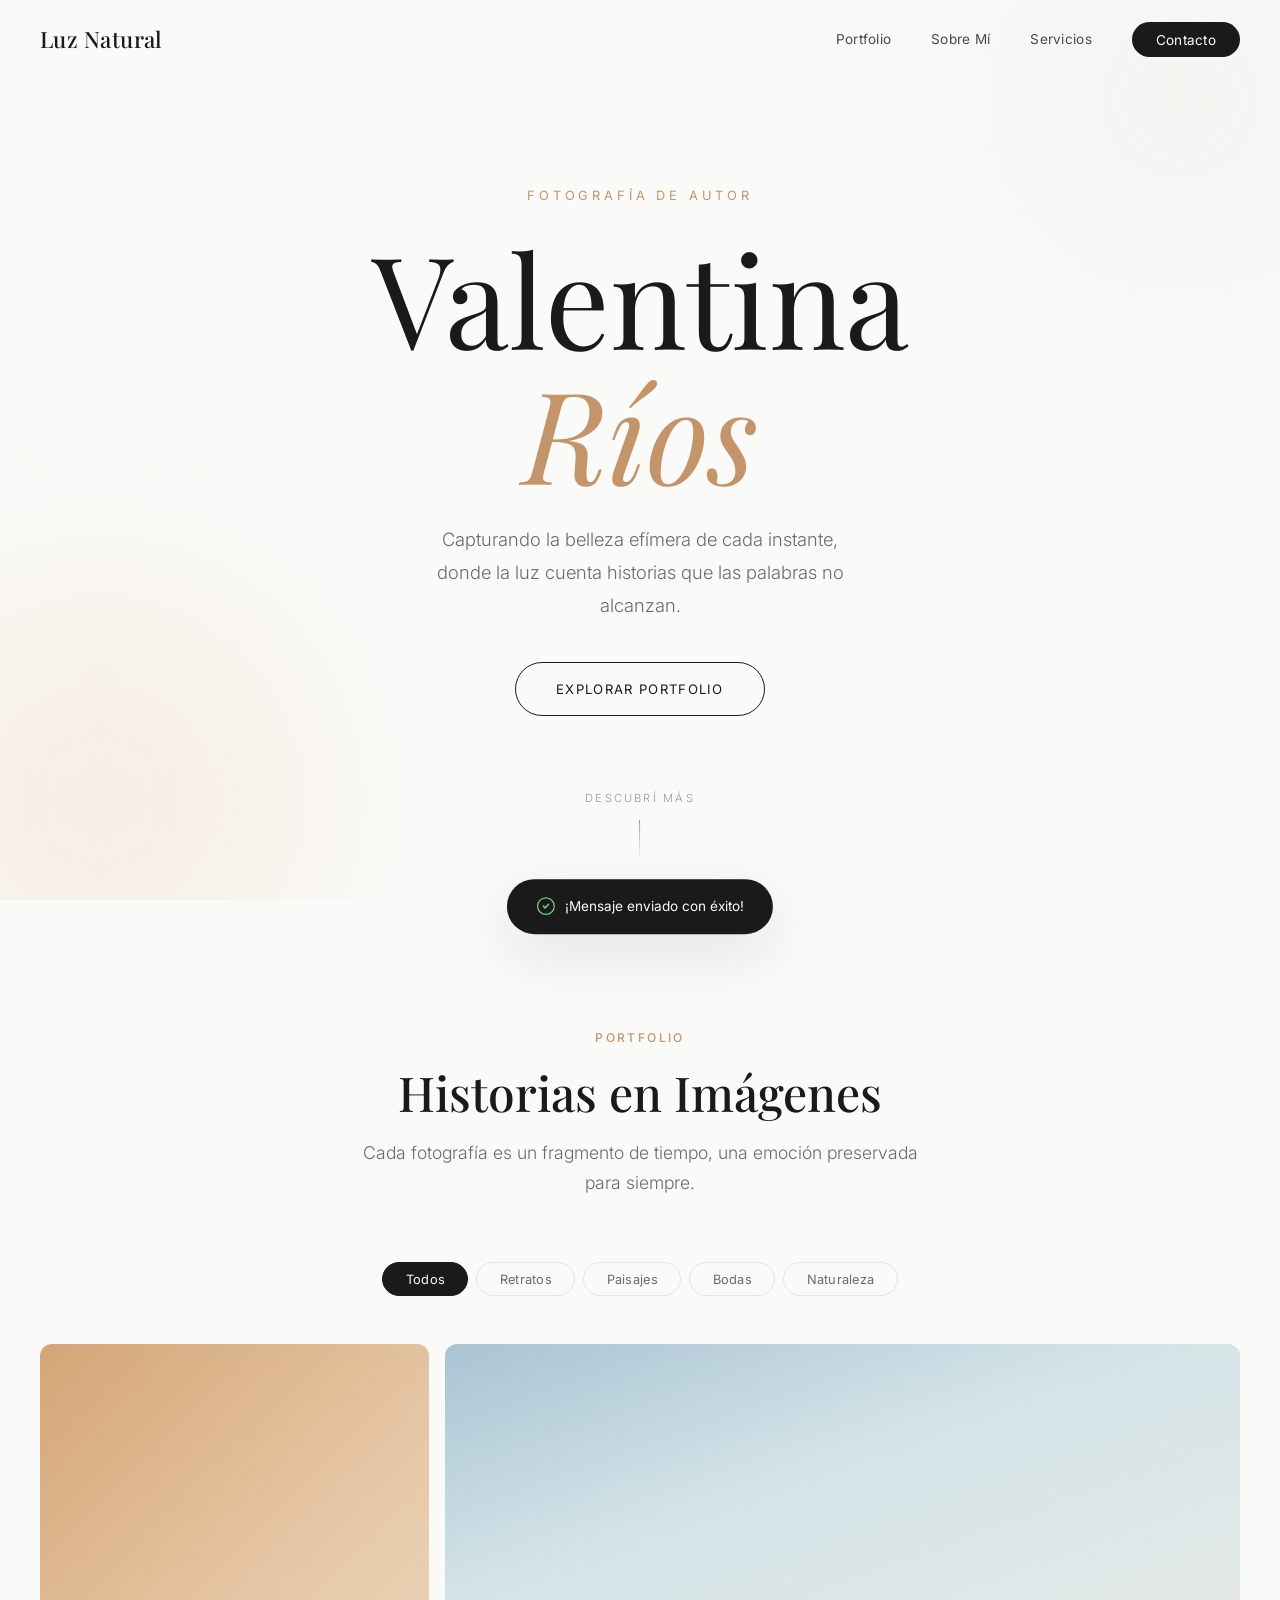
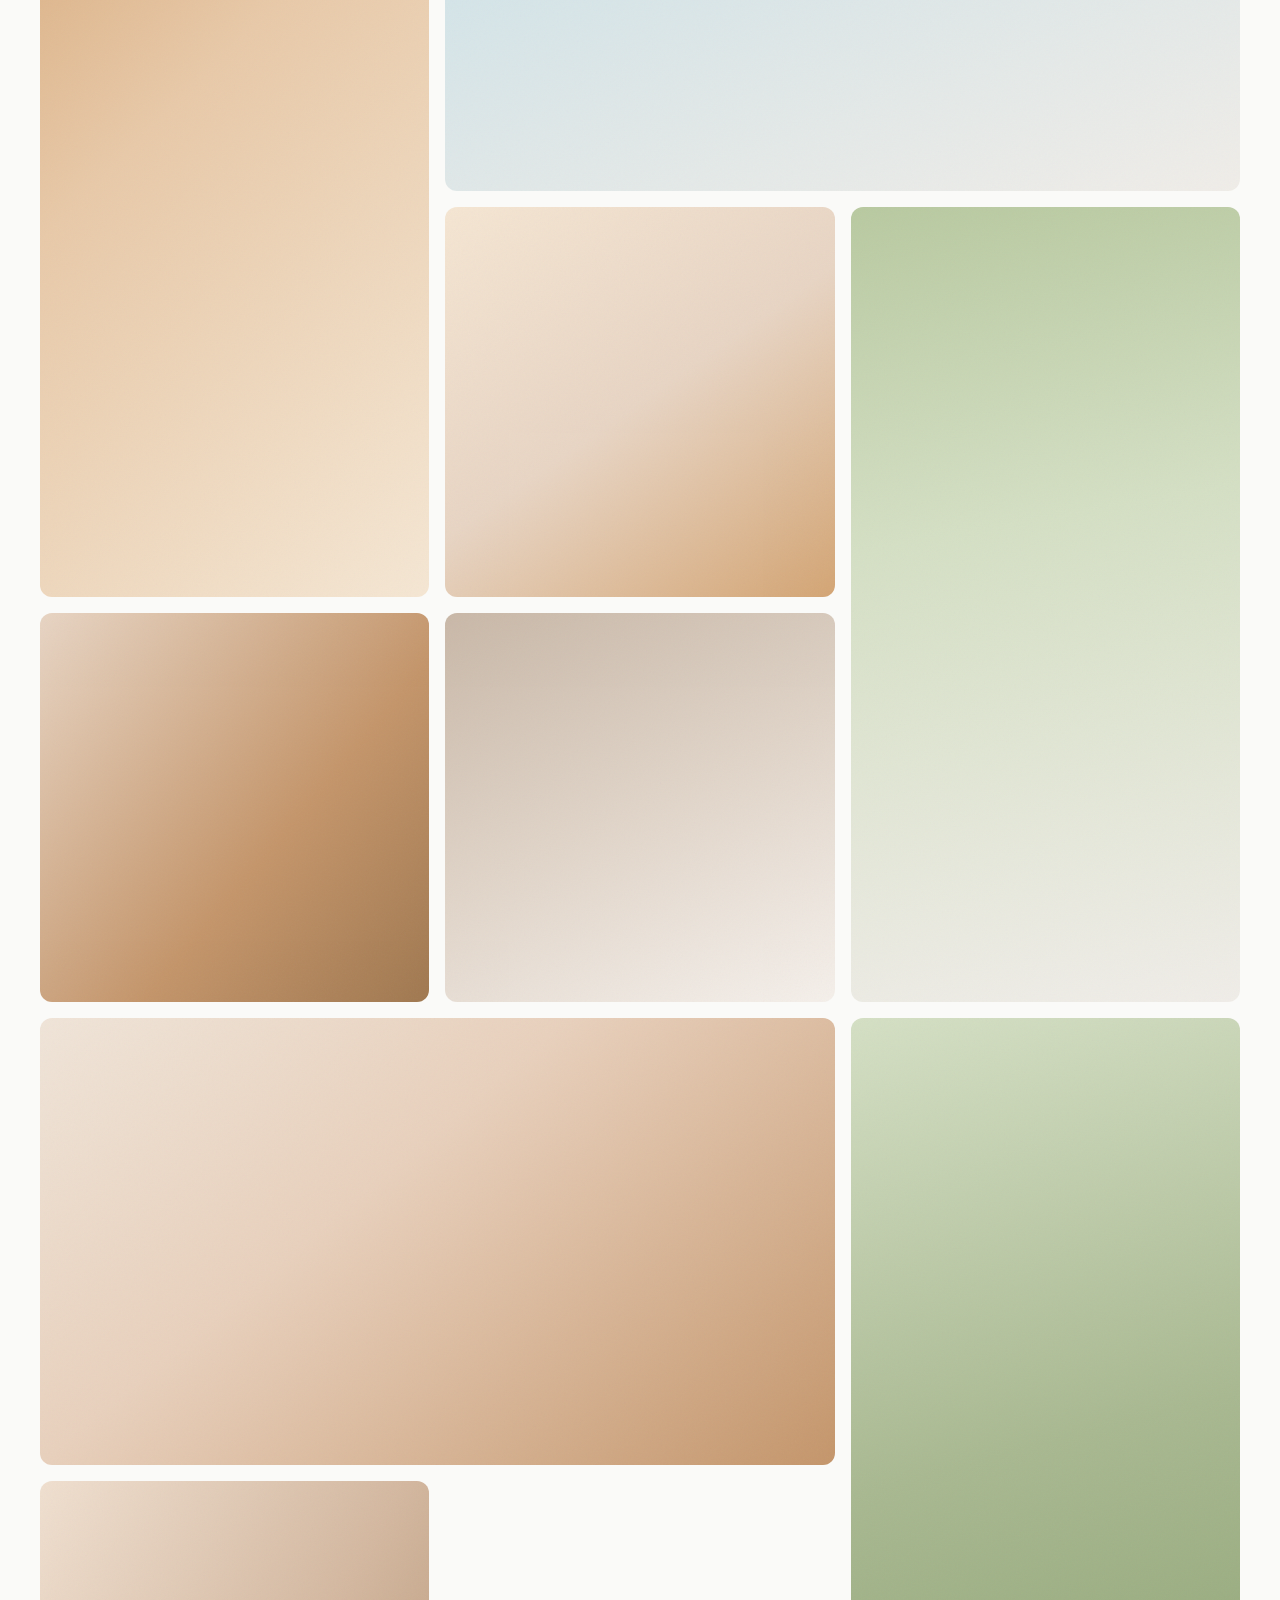
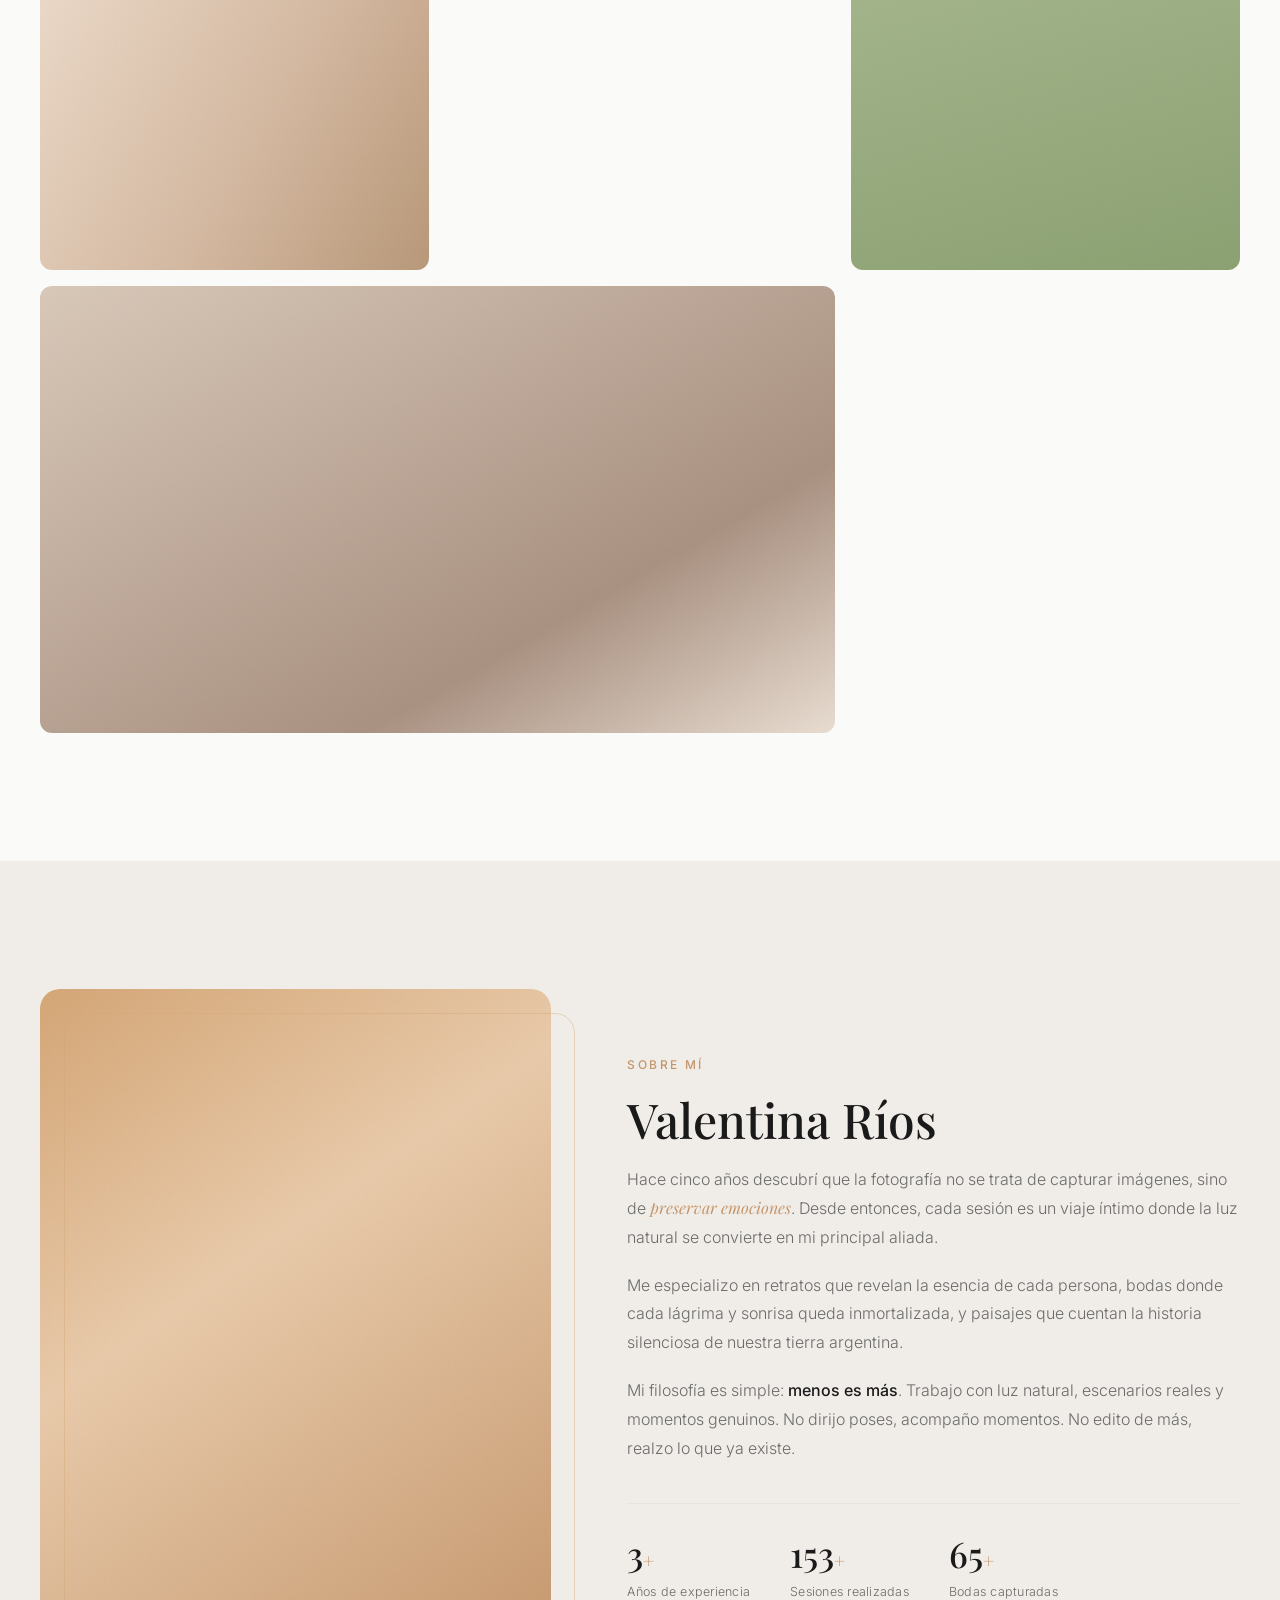
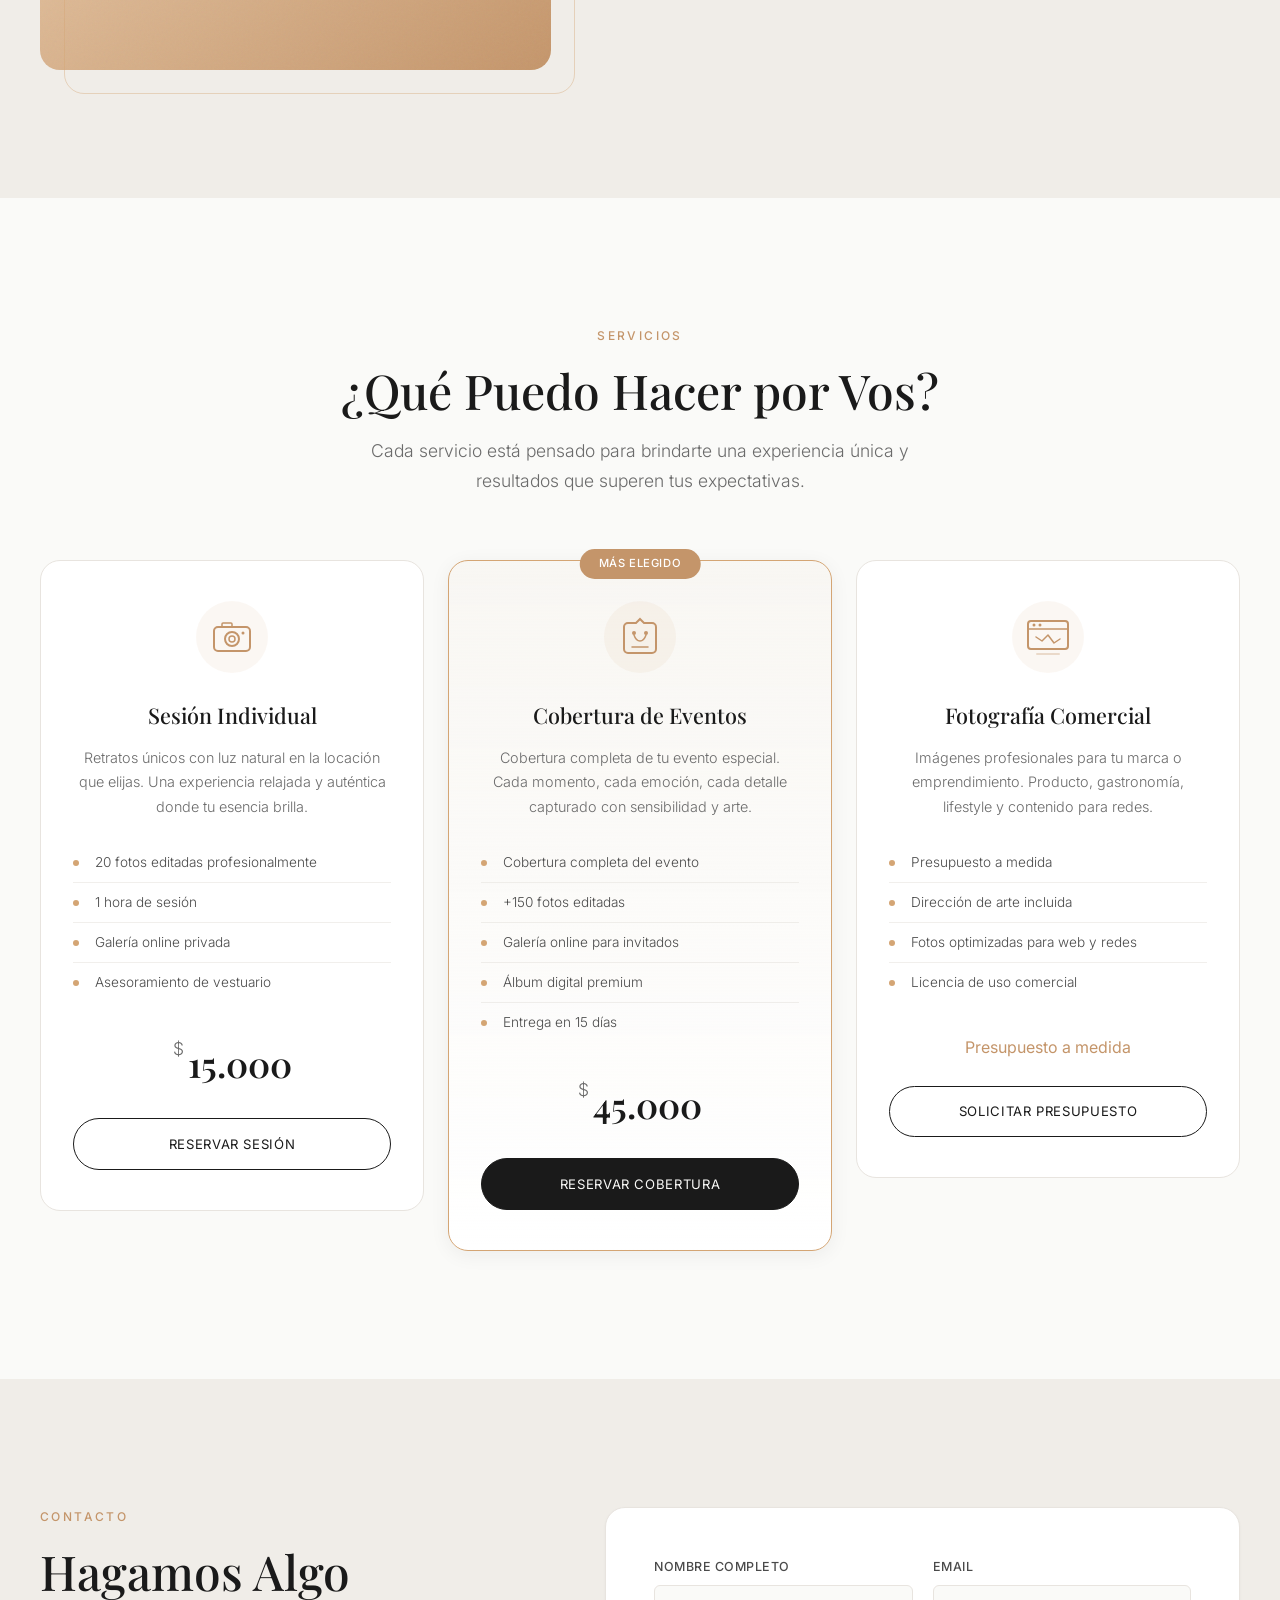
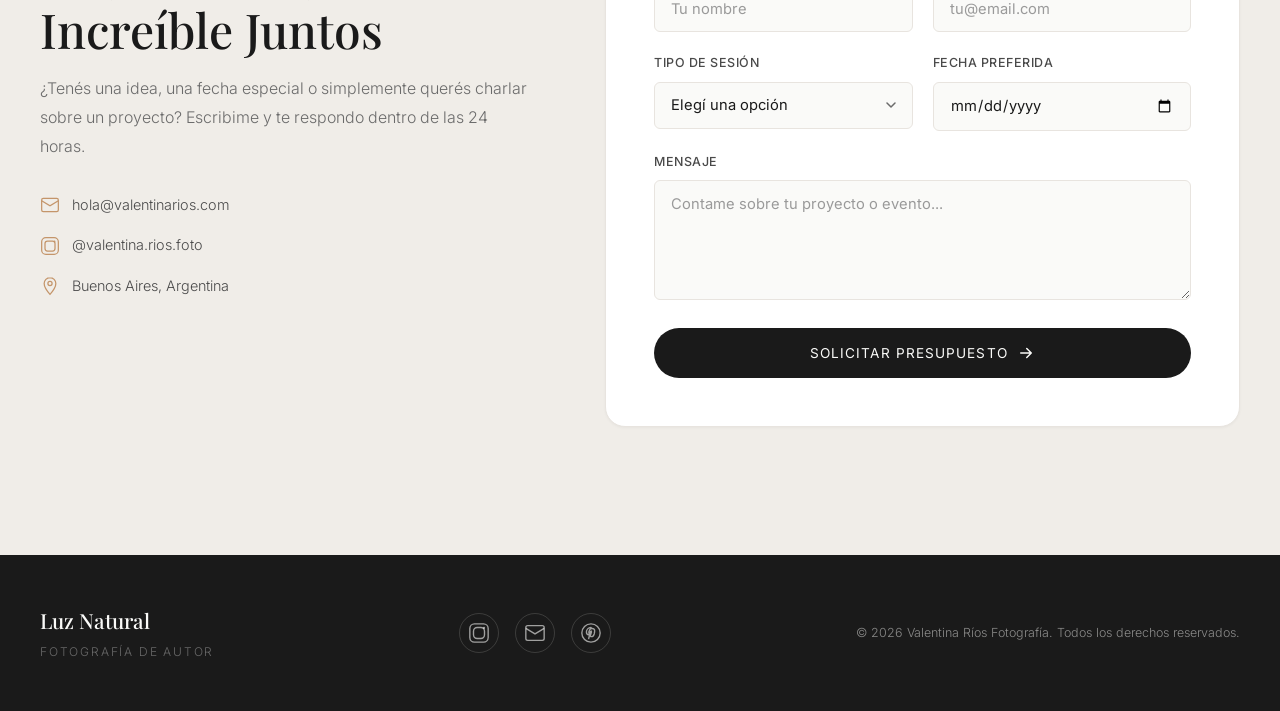
<file: projects/portfolio-creativo/index.html>
<!DOCTYPE html>
<html lang="es-AR">
<head>
  <meta charset="UTF-8">
  <meta name="viewport" content="width=device-width, initial-scale=1.0">
  <meta name="description" content="Valentina Ríos — Fotografía de Autor. Capturando emociones con luz natural. Retratos, bodas, paisajes y fotografía comercial en Argentina.">
  <meta name="keywords" content="fotografía, retratos, bodas, paisajes, fotografía de autor, luz natural, Argentina">
  <meta name="author" content="Valentina Ríos">
  <meta property="og:title" content="Luz Natural — Fotografía de Autor | Valentina Ríos">
  <meta property="og:description" content="Capturando emociones con luz natural. Portfolio de fotografía de autor.">
  <meta property="og:type" content="website">
  <title>Luz Natural — Fotografía de Autor | Valentina Ríos</title>
  <link rel="preconnect" href="https://fonts.googleapis.com">
  <link rel="preconnect" href="https://fonts.gstatic.com" crossorigin>
  <link href="https://fonts.googleapis.com/css2?family=Inter:wght@300;400;500;600&family=Playfair+Display:ital,wght@0,400;0,500;0,600;0,700;1,400;1,500&display=swap" rel="stylesheet">
  <link rel="stylesheet" href="styles.css">
</head>
<body>

  <!-- ════════════════════════════════════════════
       NAVIGATION
       ════════════════════════════════════════════ -->
  <header class="nav" id="nav">
    <div class="nav__container">
      <a href="#hero" class="nav__logo">
        <span class="nav__logo-main">Luz Natural</span>
      </a>
      <nav class="nav__menu" id="navMenu">
        <ul class="nav__list">
          <li><a href="#portfolio" class="nav__link">Portfolio</a></li>
          <li><a href="#sobre-mi" class="nav__link">Sobre Mí</a></li>
          <li><a href="#servicios" class="nav__link">Servicios</a></li>
          <li><a href="#contacto" class="nav__link nav__link--cta">Contacto</a></li>
        </ul>
      </nav>
      <button class="nav__hamburger" id="hamburger" aria-label="Abrir menú de navegación">
        <span></span>
        <span></span>
        <span></span>
      </button>
    </div>
  </header>

  <!-- ════════════════════════════════════════════
       HERO SECTION
       ════════════════════════════════════════════ -->
  <section class="hero" id="hero">
    <div class="hero__content">
      <p class="hero__tagline reveal">Fotografía de Autor</p>
      <h1 class="hero__title reveal">
        <span class="hero__title-line">Valentina</span>
        <span class="hero__title-line hero__title-line--accent">Ríos</span>
      </h1>
      <p class="hero__subtitle reveal">Capturando la belleza efímera de cada instante,<br>donde la luz cuenta historias que las palabras no alcanzan.</p>
      <a href="#portfolio" class="hero__cta reveal">Explorar Portfolio</a>
    </div>

    <!-- Decorative elements -->
    <div class="hero__decoration hero__decoration--left"></div>
    <div class="hero__decoration hero__decoration--right"></div>

    <!-- Scroll indicator -->
    <div class="hero__scroll-indicator">
      <span>Descubrí más</span>
      <div class="hero__scroll-line"></div>
    </div>
  </section>

  <!-- ════════════════════════════════════════════
       PORTFOLIO GALLERY
       ════════════════════════════════════════════ -->
  <section class="portfolio" id="portfolio">
    <div class="container">
      <div class="section-header reveal">
        <p class="section-label">Portfolio</p>
        <h2 class="section-title">Historias en Imágenes</h2>
        <p class="section-subtitle">Cada fotografía es un fragmento de tiempo, una emoción preservada para siempre.</p>
      </div>

      <!-- Filter buttons -->
      <div class="portfolio__filters reveal">
        <button class="filter-btn active" data-filter="todos">Todos</button>
        <button class="filter-btn" data-filter="retratos">Retratos</button>
        <button class="filter-btn" data-filter="paisajes">Paisajes</button>
        <button class="filter-btn" data-filter="bodas">Bodas</button>
        <button class="filter-btn" data-filter="naturaleza">Naturaleza</button>
      </div>

      <!-- Masonry Gallery Grid -->
      <div class="portfolio__grid" id="galleryGrid">

        <!-- Photo 1 — Portrait -->
        <div class="portfolio__item portfolio__item--tall" data-category="retratos" data-index="0">
          <div class="portfolio__img" style="background: linear-gradient(135deg, #D4A574 0%, #E8C9A8 40%, #F5E6D3 100%);">
            <div class="portfolio__img-grain"></div>
          </div>
          <div class="portfolio__overlay">
            <span class="portfolio__overlay-category">Retratos</span>
            <h3 class="portfolio__overlay-title">Amanecer Dorado</h3>
            <p class="portfolio__overlay-desc">Retrato en luz natural</p>
          </div>
        </div>

        <!-- Photo 2 — Landscape -->
        <div class="portfolio__item portfolio__item--wide" data-category="paisajes" data-index="1">
          <div class="portfolio__img" style="background: linear-gradient(160deg, #A8C4D4 0%, #D4E4E8 35%, #F0EDE8 100%);">
            <div class="portfolio__img-grain"></div>
          </div>
          <div class="portfolio__overlay">
            <span class="portfolio__overlay-category">Paisajes</span>
            <h3 class="portfolio__overlay-title">Patagonia Infinita</h3>
            <p class="portfolio__overlay-desc">Lago Nahuel Huapi</p>
          </div>
        </div>

        <!-- Photo 3 — Square / Wedding -->
        <div class="portfolio__item" data-category="bodas" data-index="2">
          <div class="portfolio__img" style="background: linear-gradient(145deg, #F5E6D3 0%, #E8D5C4 50%, #D4A574 100%);">
            <div class="portfolio__img-grain"></div>
          </div>
          <div class="portfolio__overlay">
            <span class="portfolio__overlay-category">Bodas</span>
            <h3 class="portfolio__overlay-title">Sofía & Martín</h3>
            <p class="portfolio__overlay-desc">Estancia Los Álamos</p>
          </div>
        </div>

        <!-- Photo 4 — Nature -->
        <div class="portfolio__item portfolio__item--tall" data-category="naturaleza" data-index="3">
          <div class="portfolio__img" style="background: linear-gradient(170deg, #B8C9A0 0%, #D4DFC4 40%, #F0EDE8 100%);">
            <div class="portfolio__img-grain"></div>
          </div>
          <div class="portfolio__overlay">
            <span class="portfolio__overlay-category">Naturaleza</span>
            <h3 class="portfolio__overlay-title">Selva Misionera</h3>
            <p class="portfolio__overlay-desc">Cataratas del Iguazú</p>
          </div>
        </div>

        <!-- Photo 5 — Portrait -->
        <div class="portfolio__item" data-category="retratos" data-index="4">
          <div class="portfolio__img" style="background: linear-gradient(130deg, #E8D5C4 0%, #C4956A 60%, #A07850 100%);">
            <div class="portfolio__img-grain"></div>
          </div>
          <div class="portfolio__overlay">
            <span class="portfolio__overlay-category">Retratos</span>
            <h3 class="portfolio__overlay-title">Mirada Interior</h3>
            <p class="portfolio__overlay-desc">Serie estudio natural</p>
          </div>
        </div>

        <!-- Photo 6 — Wedding / Wide -->
        <div class="portfolio__item portfolio__item--wide" data-category="bodas" data-index="5">
          <div class="portfolio__img" style="background: linear-gradient(140deg, #F0E4D8 0%, #E8D0BC 40%, #C4956A 100%);">
            <div class="portfolio__img-grain"></div>
          </div>
          <div class="portfolio__overlay">
            <span class="portfolio__overlay-category">Bodas</span>
            <h3 class="portfolio__overlay-title">Lucía & Tomás</h3>
            <p class="portfolio__overlay-desc">Viñedo en Mendoza</p>
          </div>
        </div>

        <!-- Photo 7 — Landscape -->
        <div class="portfolio__item" data-category="paisajes" data-index="6">
          <div class="portfolio__img" style="background: linear-gradient(155deg, #C9B8A8 0%, #E0D4C8 50%, #F5F0EB 100%);">
            <div class="portfolio__img-grain"></div>
          </div>
          <div class="portfolio__overlay">
            <span class="portfolio__overlay-category">Paisajes</span>
            <h3 class="portfolio__overlay-title">Quebrada Silenciosa</h3>
            <p class="portfolio__overlay-desc">Jujuy, Norte Argentino</p>
          </div>
        </div>

        <!-- Photo 8 — Nature / Tall -->
        <div class="portfolio__item portfolio__item--tall" data-category="naturaleza" data-index="7">
          <div class="portfolio__img" style="background: linear-gradient(165deg, #D4DFC4 0%, #A8B890 50%, #8AA070 100%);">
            <div class="portfolio__img-grain"></div>
          </div>
          <div class="portfolio__overlay">
            <span class="portfolio__overlay-category">Naturaleza</span>
            <h3 class="portfolio__overlay-title">Bosque Ancestral</h3>
            <p class="portfolio__overlay-desc">Arrayanes, Villa La Angostura</p>
          </div>
        </div>

        <!-- Photo 9 — Portrait -->
        <div class="portfolio__item" data-category="retratos" data-index="8">
          <div class="portfolio__img" style="background: linear-gradient(120deg, #F0E0D0 0%, #D4B8A0 60%, #B89878 100%);">
            <div class="portfolio__img-grain"></div>
          </div>
          <div class="portfolio__overlay">
            <span class="portfolio__overlay-category">Retratos</span>
            <h3 class="portfolio__overlay-title">Luz de Ventana</h3>
            <p class="portfolio__overlay-desc">Serie intimista</p>
          </div>
        </div>

        <!-- Photo 10 — Landscape / Wide -->
        <div class="portfolio__item portfolio__item--wide" data-category="paisajes" data-index="9">
          <div class="portfolio__img" style="background: linear-gradient(150deg, #D8C8B8 0%, #C4B0A0 30%, #A89080 70%, #E8DCD0 100%);">
            <div class="portfolio__img-grain"></div>
          </div>
          <div class="portfolio__overlay">
            <span class="portfolio__overlay-category">Paisajes</span>
            <h3 class="portfolio__overlay-title">Horizonte Salteño</h3>
            <p class="portfolio__overlay-desc">Cachi, Valles Calchaquíes</p>
          </div>
        </div>

      </div>
    </div>
  </section>

  <!-- ════════════════════════════════════════════
       SOBRE MÍ (ABOUT)
       ════════════════════════════════════════════ -->
  <section class="about" id="sobre-mi">
    <div class="container">
      <div class="about__grid">
        <!-- Portrait Placeholder -->
        <div class="about__portrait reveal">
          <div class="about__portrait-img" style="background: linear-gradient(145deg, #D4A574 0%, #E8C9A8 40%, #C4956A 100%);">
            <div class="about__portrait-grain"></div>
          </div>
          <div class="about__portrait-frame"></div>
        </div>

        <!-- Bio Content -->
        <div class="about__content">
          <p class="section-label reveal">Sobre Mí</p>
          <h2 class="section-title reveal">Valentina Ríos</h2>
          <div class="about__text reveal">
            <p>Hace cinco años descubrí que la fotografía no se trata de capturar imágenes, sino de <em>preservar emociones</em>. Desde entonces, cada sesión es un viaje íntimo donde la luz natural se convierte en mi principal aliada.</p>
            <p>Me especializo en retratos que revelan la esencia de cada persona, bodas donde cada lágrima y sonrisa queda inmortalizada, y paisajes que cuentan la historia silenciosa de nuestra tierra argentina.</p>
            <p>Mi filosofía es simple: <strong>menos es más</strong>. Trabajo con luz natural, escenarios reales y momentos genuinos. No dirijo poses, acompaño momentos. No edito de más, realzo lo que ya existe.</p>
          </div>
          <div class="about__stats reveal">
            <div class="about__stat">
              <span class="about__stat-number" data-count="5">0</span>
              <span class="about__stat-label">Años de experiencia</span>
            </div>
            <div class="about__stat">
              <span class="about__stat-number" data-count="200">0</span>
              <span class="about__stat-label">Sesiones realizadas</span>
            </div>
            <div class="about__stat">
              <span class="about__stat-number" data-count="85">0</span>
              <span class="about__stat-label">Bodas capturadas</span>
            </div>
          </div>
        </div>
      </div>
    </div>
  </section>

  <!-- ════════════════════════════════════════════
       SERVICIOS (SERVICES)
       ════════════════════════════════════════════ -->
  <section class="services" id="servicios">
    <div class="container">
      <div class="section-header reveal">
        <p class="section-label">Servicios</p>
        <h2 class="section-title">¿Qué Puedo Hacer por Vos?</h2>
        <p class="section-subtitle">Cada servicio está pensado para brindarte una experiencia única y resultados que superen tus expectativas.</p>
      </div>

      <div class="services__grid">

        <!-- Service 1 -->
        <div class="services__card reveal">
          <div class="services__card-icon">
            <svg viewBox="0 0 48 48" fill="none" xmlns="http://www.w3.org/2000/svg" width="48" height="48">
              <rect x="6" y="14" width="36" height="24" rx="4" stroke="currentColor" stroke-width="2"/>
              <circle cx="24" cy="26" r="7" stroke="currentColor" stroke-width="2"/>
              <circle cx="24" cy="26" r="3" stroke="currentColor" stroke-width="1.5"/>
              <rect x="14" y="10" width="10" height="4" rx="1" stroke="currentColor" stroke-width="1.5"/>
              <circle cx="35" cy="20" r="1.5" fill="currentColor"/>
            </svg>
          </div>
          <h3 class="services__card-title">Sesión Individual</h3>
          <p class="services__card-desc">Retratos únicos con luz natural en la locación que elijas. Una experiencia relajada y auténtica donde tu esencia brilla.</p>
          <ul class="services__card-features">
            <li>20 fotos editadas profesionalmente</li>
            <li>1 hora de sesión</li>
            <li>Galería online privada</li>
            <li>Asesoramiento de vestuario</li>
          </ul>
          <div class="services__card-price">
            <span class="services__card-currency">$</span>
            <span class="services__card-amount">15.000</span>
          </div>
          <a href="#contacto" class="services__card-btn">Reservar Sesión</a>
        </div>

        <!-- Service 2 -->
        <div class="services__card services__card--featured reveal">
          <div class="services__card-badge">Más Elegido</div>
          <div class="services__card-icon">
            <svg viewBox="0 0 48 48" fill="none" xmlns="http://www.w3.org/2000/svg" width="48" height="48">
              <path d="M24 6L28 10H36C38.2091 10 40 11.7909 40 14V36C40 38.2091 38.2091 40 36 40H12C9.79086 40 8 38.2091 8 36V14C8 11.7909 9.79086 10 12 10H20L24 6Z" stroke="currentColor" stroke-width="2"/>
              <path d="M18 22C18 22 20 28 24 28C28 28 30 22 30 22" stroke="currentColor" stroke-width="1.5" stroke-linecap="round"/>
              <circle cx="18" cy="20" r="2" fill="currentColor"/>
              <circle cx="30" cy="20" r="2" fill="currentColor"/>
              <path d="M16 34H32" stroke="currentColor" stroke-width="1.5" stroke-linecap="round"/>
            </svg>
          </div>
          <h3 class="services__card-title">Cobertura de Eventos</h3>
          <p class="services__card-desc">Cobertura completa de tu evento especial. Cada momento, cada emoción, cada detalle capturado con sensibilidad y arte.</p>
          <ul class="services__card-features">
            <li>Cobertura completa del evento</li>
            <li>+150 fotos editadas</li>
            <li>Galería online para invitados</li>
            <li>Álbum digital premium</li>
            <li>Entrega en 15 días</li>
          </ul>
          <div class="services__card-price">
            <span class="services__card-currency">$</span>
            <span class="services__card-amount">45.000</span>
          </div>
          <a href="#contacto" class="services__card-btn">Reservar Cobertura</a>
        </div>

        <!-- Service 3 -->
        <div class="services__card reveal">
          <div class="services__card-icon">
            <svg viewBox="0 0 48 48" fill="none" xmlns="http://www.w3.org/2000/svg" width="48" height="48">
              <rect x="4" y="8" width="40" height="28" rx="3" stroke="currentColor" stroke-width="2"/>
              <path d="M4 16H44" stroke="currentColor" stroke-width="1.5"/>
              <circle cx="10" cy="12" r="1.5" fill="currentColor"/>
              <circle cx="16" cy="12" r="1.5" fill="currentColor"/>
              <path d="M12 24L18 28L24 22L30 30L36 26" stroke="currentColor" stroke-width="1.5" stroke-linecap="round" stroke-linejoin="round"/>
              <rect x="12" y="40" width="24" height="2" rx="1" fill="currentColor" opacity="0.3"/>
            </svg>
          </div>
          <h3 class="services__card-title">Fotografía Comercial</h3>
          <p class="services__card-desc">Imágenes profesionales para tu marca o emprendimiento. Producto, gastronomía, lifestyle y contenido para redes.</p>
          <ul class="services__card-features">
            <li>Presupuesto a medida</li>
            <li>Dirección de arte incluida</li>
            <li>Fotos optimizadas para web y redes</li>
            <li>Licencia de uso comercial</li>
          </ul>
          <div class="services__card-price">
            <span class="services__card-amount services__card-amount--custom">Presupuesto a medida</span>
          </div>
          <a href="#contacto" class="services__card-btn">Solicitar Presupuesto</a>
        </div>

      </div>
    </div>
  </section>

  <!-- ════════════════════════════════════════════
       CONTACTO (CONTACT)
       ════════════════════════════════════════════ -->
  <section class="contact" id="contacto">
    <div class="container">
      <div class="contact__grid">
        <div class="contact__info reveal">
          <p class="section-label">Contacto</p>
          <h2 class="section-title">Hagamos Algo<br>Increíble Juntos</h2>
          <p class="contact__info-text">¿Tenés una idea, una fecha especial o simplemente querés charlar sobre un proyecto? Escribime y te respondo dentro de las 24 horas.</p>
          <div class="contact__details">
            <div class="contact__detail">
              <svg viewBox="0 0 24 24" fill="none" width="20" height="20"><rect x="2" y="4" width="20" height="16" rx="2" stroke="currentColor" stroke-width="1.5"/><path d="M2 7L12 13L22 7" stroke="currentColor" stroke-width="1.5"/></svg>
              <span>hola@valentinarios.com</span>
            </div>
            <div class="contact__detail">
              <svg viewBox="0 0 24 24" fill="none" width="20" height="20"><rect x="2" y="2" width="20" height="20" rx="5" stroke="currentColor" stroke-width="1.5"/><rect x="6" y="6" width="12" height="12" rx="3" stroke="currentColor" stroke-width="1.5"/><circle cx="17.5" cy="6.5" r="1" fill="currentColor"/></svg>
              <span>@valentina.rios.foto</span>
            </div>
            <div class="contact__detail">
              <svg viewBox="0 0 24 24" fill="none" width="20" height="20"><path d="M12 2C8.13 2 5 5.13 5 9C5 14.25 12 22 12 22C12 22 19 14.25 19 9C19 5.13 15.87 2 12 2Z" stroke="currentColor" stroke-width="1.5"/><circle cx="12" cy="9" r="2.5" stroke="currentColor" stroke-width="1.5"/></svg>
              <span>Buenos Aires, Argentina</span>
            </div>
          </div>
        </div>

        <form class="contact__form reveal" id="contactForm">
          <div class="form-group">
            <label for="nombre" class="form-label">Nombre completo</label>
            <input type="text" id="nombre" name="nombre" class="form-input" placeholder="Tu nombre" required>
          </div>
          <div class="form-group">
            <label for="email" class="form-label">Email</label>
            <input type="email" id="email" name="email" class="form-input" placeholder="tu@email.com" required>
          </div>
          <div class="form-group">
            <label for="tipo-sesion" class="form-label">Tipo de sesión</label>
            <select id="tipo-sesion" name="tipo-sesion" class="form-input form-select" required>
              <option value="" disabled selected>Elegí una opción</option>
              <option value="individual">Sesión Individual</option>
              <option value="evento">Cobertura de Eventos</option>
              <option value="comercial">Fotografía Comercial</option>
              <option value="otro">Otro</option>
            </select>
          </div>
          <div class="form-group">
            <label for="fecha" class="form-label">Fecha preferida</label>
            <input type="date" id="fecha" name="fecha" class="form-input">
          </div>
          <div class="form-group form-group--full">
            <label for="mensaje" class="form-label">Mensaje</label>
            <textarea id="mensaje" name="mensaje" class="form-input form-textarea" rows="4" placeholder="Contame sobre tu proyecto o evento..."></textarea>
          </div>
          <button type="submit" class="form-submit">
            <span>Solicitar Presupuesto</span>
            <svg viewBox="0 0 24 24" fill="none" width="18" height="18"><path d="M5 12H19M19 12L13 6M19 12L13 18" stroke="currentColor" stroke-width="2" stroke-linecap="round" stroke-linejoin="round"/></svg>
          </button>
        </form>
      </div>
    </div>
  </section>

  <!-- ════════════════════════════════════════════
       FOOTER
       ════════════════════════════════════════════ -->
  <footer class="footer">
    <div class="container">
      <div class="footer__grid">
        <div class="footer__brand">
          <span class="footer__logo">Luz Natural</span>
          <p class="footer__tagline">Fotografía de Autor</p>
        </div>
        <div class="footer__social">
          <!-- Instagram -->
          <a href="#" class="footer__social-link" aria-label="Instagram">
            <svg viewBox="0 0 24 24" fill="none" width="22" height="22"><rect x="2" y="2" width="20" height="20" rx="5" stroke="currentColor" stroke-width="1.5"/><rect x="6" y="6" width="12" height="12" rx="4" stroke="currentColor" stroke-width="1.5"/><circle cx="17.5" cy="6.5" r="1.2" fill="currentColor"/></svg>
          </a>
          <!-- Email -->
          <a href="mailto:hola@valentinarios.com" class="footer__social-link" aria-label="Email">
            <svg viewBox="0 0 24 24" fill="none" width="22" height="22"><rect x="2" y="4" width="20" height="16" rx="2" stroke="currentColor" stroke-width="1.5"/><path d="M2 7L12 13L22 7" stroke="currentColor" stroke-width="1.5"/></svg>
          </a>
          <!-- Pinterest -->
          <a href="#" class="footer__social-link" aria-label="Pinterest">
            <svg viewBox="0 0 24 24" fill="none" width="22" height="22"><circle cx="12" cy="12" r="10" stroke="currentColor" stroke-width="1.5"/><path d="M12 6C9 6 7 8.5 7 11C7 13 8 14 9.5 14C10 14 10.2 13.5 10 13C9.5 11.5 9.5 10 10.5 8.5C11.5 7 14 6.5 15.5 8C16.5 9 16 11 15.5 13C15 14.5 14 16 12.5 16C11.5 16 11 15 11.5 14C12 12.5 13 10.5 12.5 10C12 9.5 11 10.5 11 12C10.5 14 9.5 18 9.5 18" stroke="currentColor" stroke-width="1.5" stroke-linecap="round"/></svg>
          </a>
        </div>
        <div class="footer__copy">
          <p>&copy; 2026 Valentina Ríos Fotografía. Todos los derechos reservados.</p>
        </div>
      </div>
    </div>
  </footer>

  <!-- ════════════════════════════════════════════
       LIGHTBOX MODAL
       ════════════════════════════════════════════ -->
  <div class="lightbox" id="lightbox" role="dialog" aria-label="Visor de imágenes">
    <button class="lightbox__close" id="lightboxClose" aria-label="Cerrar visor">
      <svg viewBox="0 0 24 24" fill="none" width="28" height="28"><path d="M18 6L6 18M6 6L18 18" stroke="currentColor" stroke-width="2" stroke-linecap="round"/></svg>
    </button>
    <button class="lightbox__nav lightbox__nav--prev" id="lightboxPrev" aria-label="Foto anterior">
      <svg viewBox="0 0 24 24" fill="none" width="28" height="28"><path d="M15 18L9 12L15 6" stroke="currentColor" stroke-width="2" stroke-linecap="round" stroke-linejoin="round"/></svg>
    </button>
    <button class="lightbox__nav lightbox__nav--next" id="lightboxNext" aria-label="Siguiente foto">
      <svg viewBox="0 0 24 24" fill="none" width="28" height="28"><path d="M9 18L15 12L9 6" stroke="currentColor" stroke-width="2" stroke-linecap="round" stroke-linejoin="round"/></svg>
    </button>
    <div class="lightbox__content" id="lightboxContent">
      <div class="lightbox__image" id="lightboxImage"></div>
      <div class="lightbox__info">
        <span class="lightbox__category" id="lightboxCategory"></span>
        <h3 class="lightbox__title" id="lightboxTitle"></h3>
        <p class="lightbox__desc" id="lightboxDesc"></p>
        <span class="lightbox__counter" id="lightboxCounter"></span>
      </div>
    </div>
  </div>

  <!-- ════════════════════════════════════════════
       TOAST NOTIFICATION
       ════════════════════════════════════════════ -->
  <div class="toast" id="toast">
    <svg viewBox="0 0 24 24" fill="none" width="20" height="20"><path d="M9 12L11 14L15 10" stroke="currentColor" stroke-width="2" stroke-linecap="round" stroke-linejoin="round"/><circle cx="12" cy="12" r="10" stroke="currentColor" stroke-width="1.5"/></svg>
    <span id="toastMessage">¡Mensaje enviado con éxito!</span>
  </div>

  <script src="script.js"></script>
</body>
</html>
</file>
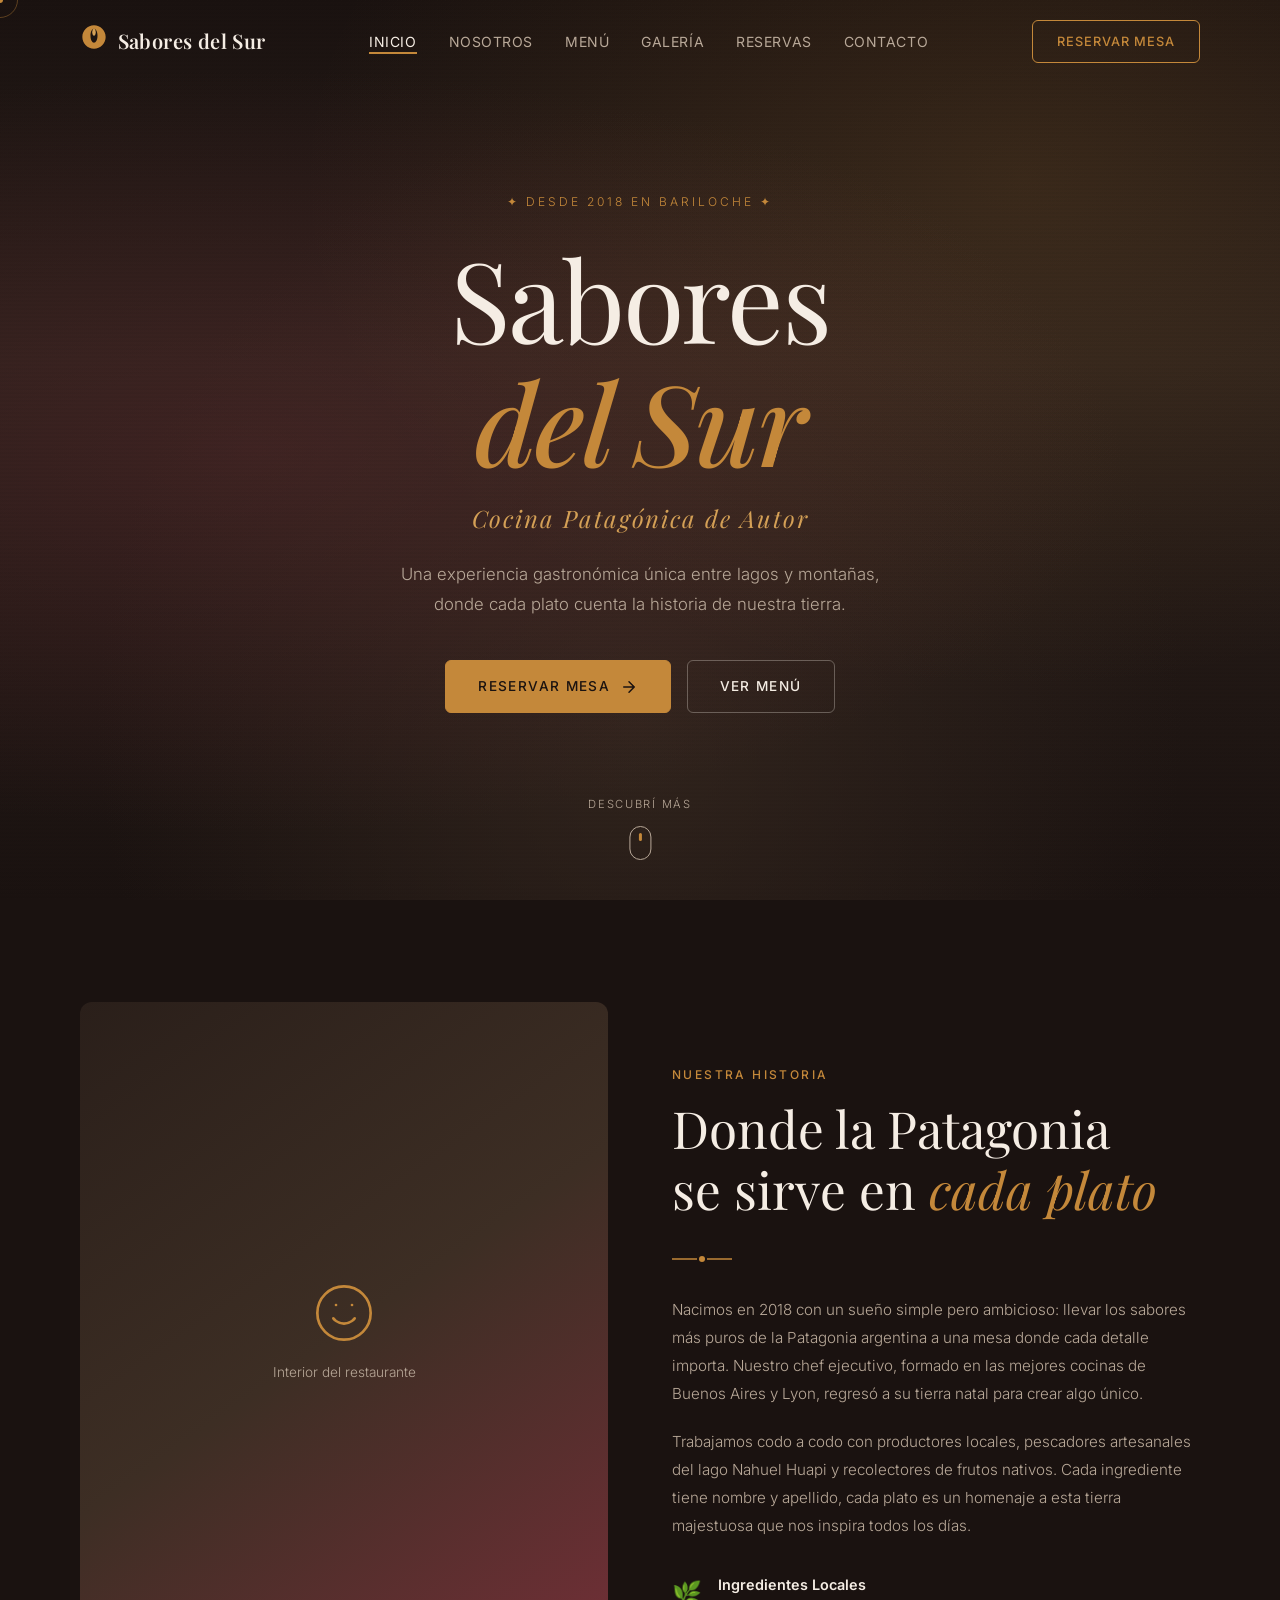
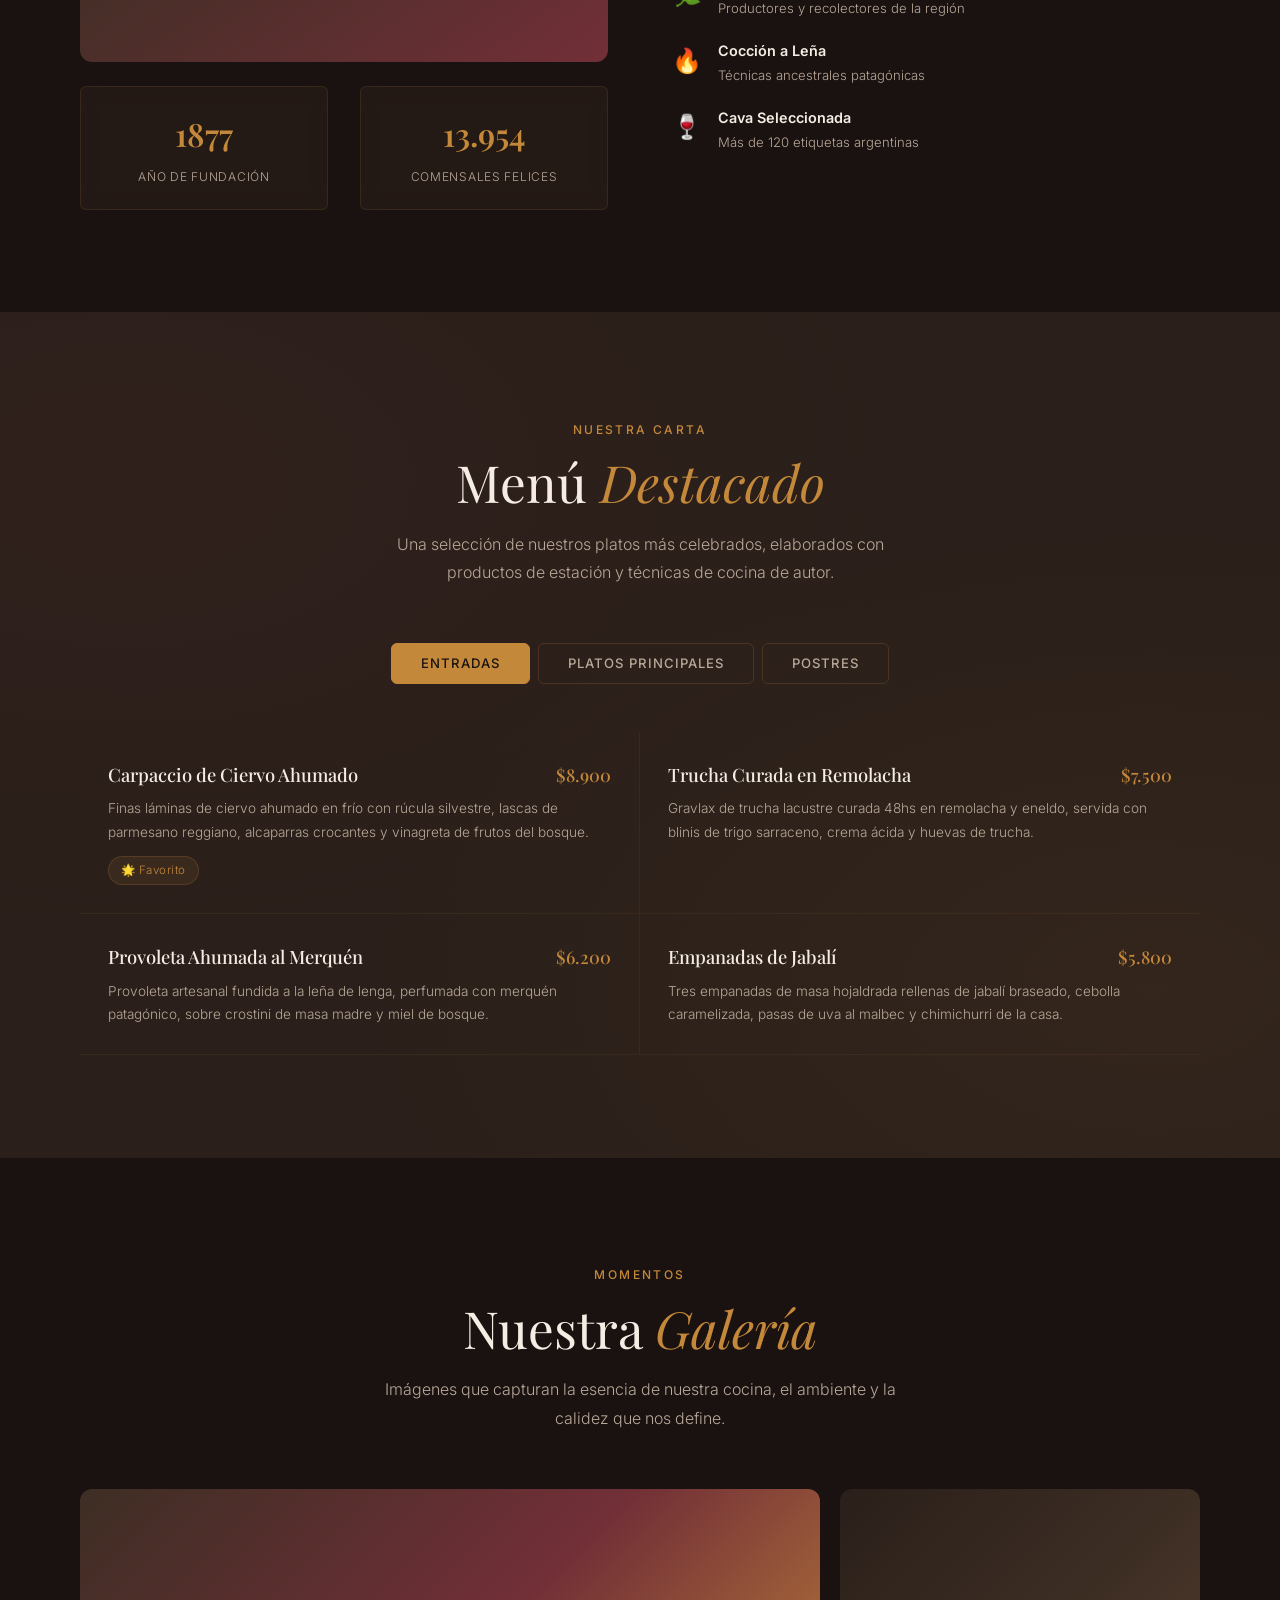
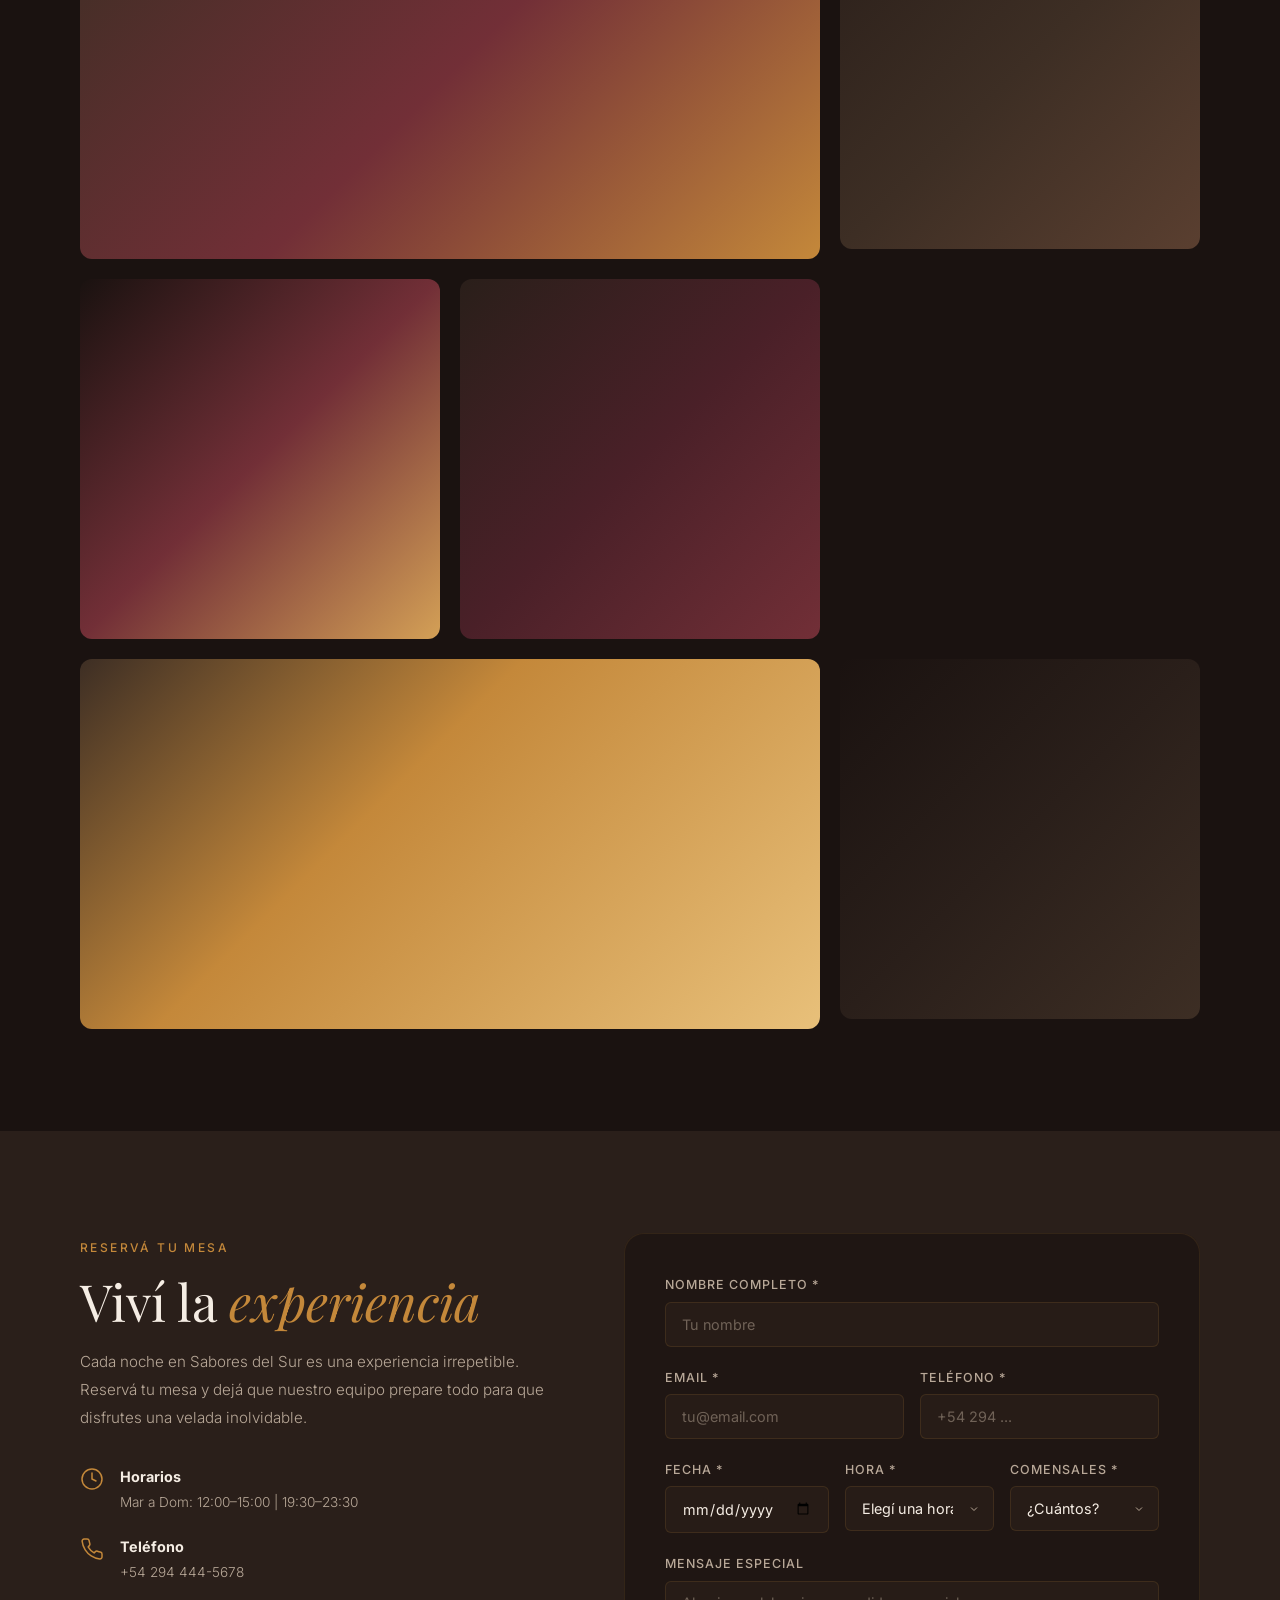
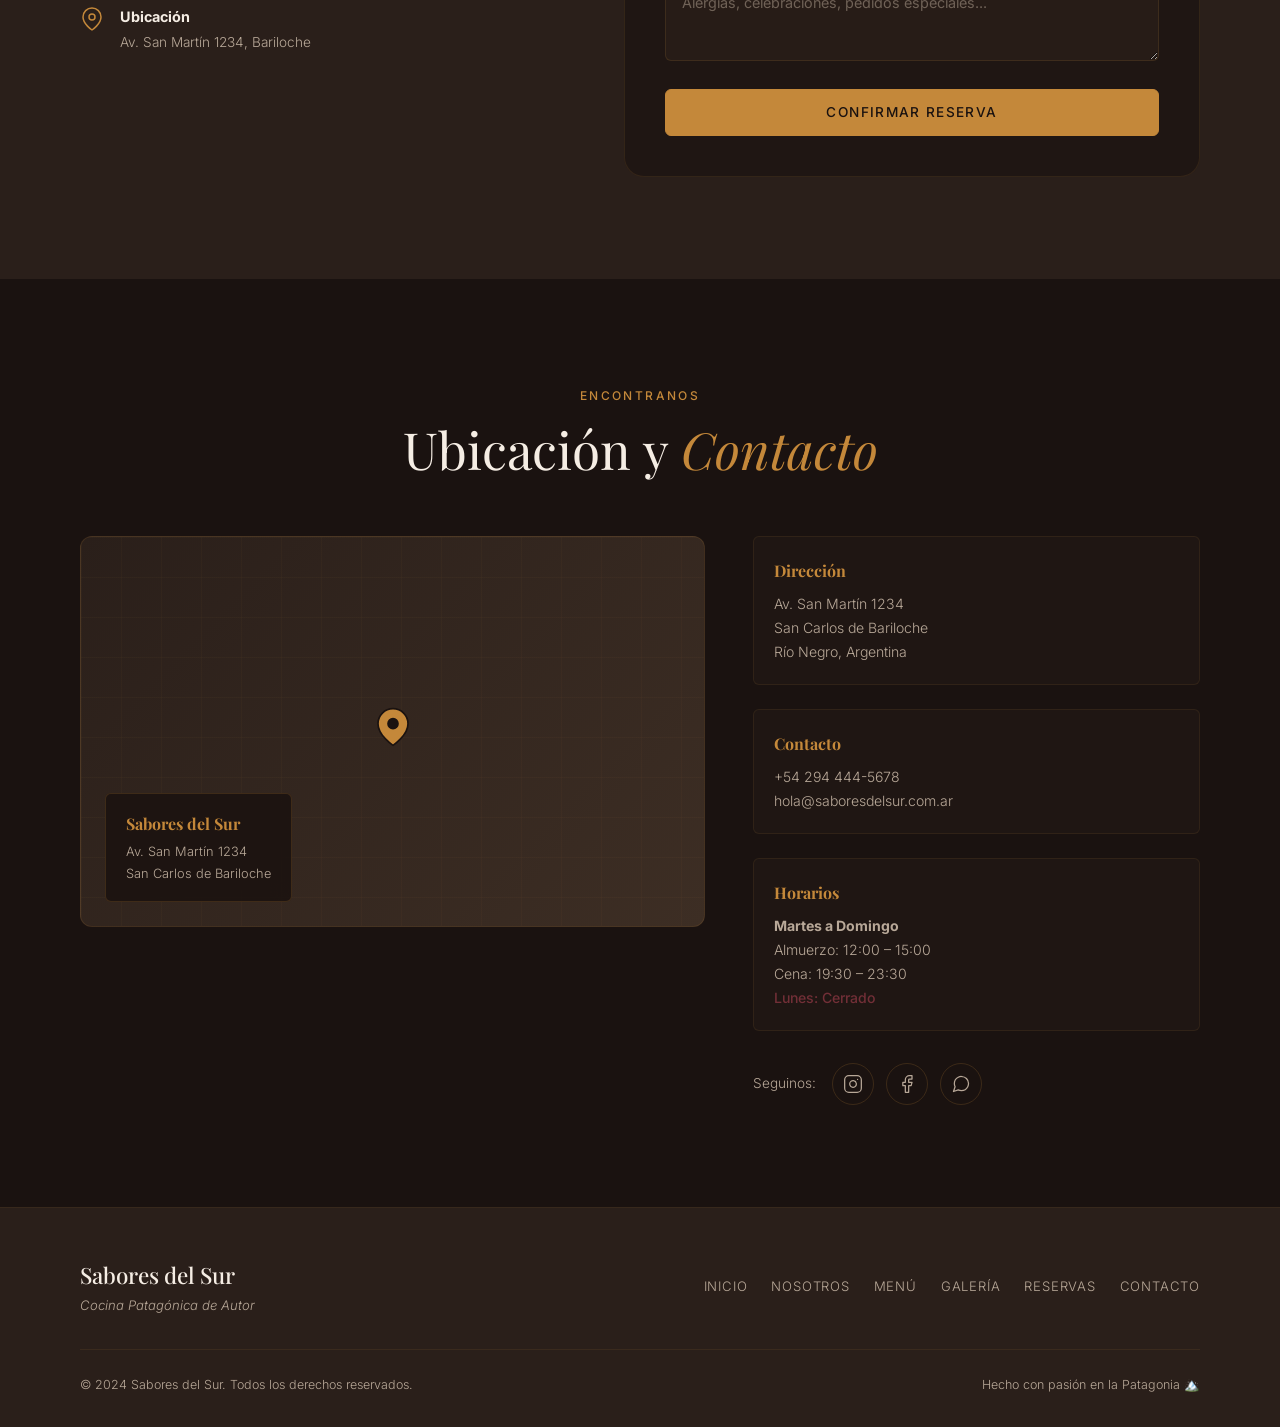
<file: projects/sabores-del-sur/index.html>
<!DOCTYPE html>
<html lang="es-AR">
<head>
  <meta charset="UTF-8">
  <meta name="viewport" content="width=device-width, initial-scale=1.0">
  <meta name="description" content="Sabores del Sur — Cocina Patagónica de Autor en San Carlos de Bariloche. Cordero patagónico, trucha, calafate y más. Reservá tu mesa hoy.">
  <meta name="keywords" content="restaurante patagonia, bariloche, cocina de autor, cordero patagónico, trucha, gastronomía argentina">
  <meta name="author" content="Sabores del Sur">
  <meta property="og:title" content="Sabores del Sur — Cocina Patagónica de Autor">
  <meta property="og:description" content="Viví una experiencia gastronómica única en el corazón de la Patagonia.">
  <meta property="og:type" content="website">
  <meta name="theme-color" content="#1A1210">
  <title>Sabores del Sur — Cocina Patagónica de Autor | Bariloche</title>
  <link rel="preconnect" href="https://fonts.googleapis.com">
  <link rel="preconnect" href="https://fonts.gstatic.com" crossorigin>
  <link href="https://fonts.googleapis.com/css2?family=Inter:wght@300;400;500;600&family=Playfair+Display:ital,wght@0,400;0,500;0,600;0,700;1,400;1,500&display=swap" rel="stylesheet">
  <link rel="stylesheet" href="styles.css">
</head>
<body>
  <!-- Custom Cursor -->
  <div class="cursor-dot" aria-hidden="true"></div>
  <div class="cursor-ring" aria-hidden="true"></div>

  <!-- Scroll Progress Indicator -->
  <div class="scroll-progress" aria-hidden="true"></div>

  <!-- ========== NAVIGATION ========== -->
  <header class="nav-header" id="navHeader">
    <nav class="nav-container">
      <a href="#hero" class="nav-logo">
        <span class="logo-icon">
          <svg width="28" height="28" viewBox="0 0 24 24" fill="none" xmlns="http://www.w3.org/2000/svg">
            <path d="M12 2C6.48 2 2 6.48 2 12s4.48 10 10 10 10-4.48 10-10S17.52 2 12 2zm0 3c1.66 0 3 2.69 3 6s-1.34 6-3 6-3-2.69-3-6 1.34-6 3-6z" fill="#C4883A"/>
            <path d="M12 5c-.83 0-1.5 1.34-1.5 3s.67 3 1.5 3 1.5-1.34 1.5-3-.67-3-1.5-3z" fill="#D4A056"/>
          </svg>
        </span>
        <span class="logo-text">Sabores del Sur</span>
      </a>

      <ul class="nav-links" id="navLinks">
        <li><a href="#inicio" class="nav-link active">Inicio</a></li>
        <li><a href="#nosotros" class="nav-link">Nosotros</a></li>
        <li><a href="#menu" class="nav-link">Menú</a></li>
        <li><a href="#galeria" class="nav-link">Galería</a></li>
        <li><a href="#reservas" class="nav-link">Reservas</a></li>
        <li><a href="#contacto" class="nav-link">Contacto</a></li>
      </ul>

      <a href="#reservas" class="nav-cta">Reservar Mesa</a>

      <button class="hamburger" id="hamburger" aria-label="Abrir menú de navegación" aria-expanded="false">
        <span class="hamburger-line"></span>
        <span class="hamburger-line"></span>
        <span class="hamburger-line"></span>
      </button>
    </nav>
  </header>

  <!-- ========== HERO ========== -->
  <section class="hero" id="inicio">
    <div class="hero-bg">
      <div class="hero-overlay"></div>
      <div class="hero-particles" aria-hidden="true"></div>
    </div>
    <div class="hero-content">
      <span class="hero-badge anim-fade-up">✦ Desde 2018 en Bariloche ✦</span>
      <h1 class="hero-title anim-fade-up">
        <span class="hero-title-line">Sabores</span>
        <span class="hero-title-line accent">del Sur</span>
      </h1>
      <p class="hero-tagline anim-fade-up">Cocina Patagónica de Autor</p>
      <p class="hero-subtitle anim-fade-up">Una experiencia gastronómica única entre lagos y montañas,<br>donde cada plato cuenta la historia de nuestra tierra.</p>
      <div class="hero-actions anim-fade-up">
        <a href="#reservas" class="btn btn-primary">
          Reservar Mesa
          <svg width="18" height="18" viewBox="0 0 24 24" fill="none" stroke="currentColor" stroke-width="2" stroke-linecap="round" stroke-linejoin="round"><path d="M5 12h14M12 5l7 7-7 7"/></svg>
        </a>
        <a href="#menu" class="btn btn-outline">Ver Menú</a>
      </div>
    </div>
    <div class="hero-scroll-indicator" aria-hidden="true">
      <span>Descubrí más</span>
      <div class="scroll-mouse">
        <div class="scroll-wheel"></div>
      </div>
    </div>
  </section>

  <!-- ========== SOBRE NOSOTROS ========== -->
  <section class="section section-about" id="nosotros">
    <div class="container">
      <div class="about-grid">
        <div class="about-image-col anim-slide-left">
          <div class="about-image-wrapper">
            <div class="about-image-placeholder">
              <div class="placeholder-content">
                <svg width="64" height="64" viewBox="0 0 24 24" fill="none" stroke="#C4883A" stroke-width="1" stroke-linecap="round"><circle cx="12" cy="12" r="10"/><path d="M8 14s1.5 2 4 2 4-2 4-2M9 9h.01M15 9h.01"/></svg>
                <span>Interior del restaurante</span>
              </div>
            </div>
            <div class="about-image-accent"></div>
          </div>
          <div class="about-stats">
            <div class="stat">
              <span class="stat-number" data-count="2018">0</span>
              <span class="stat-label">Año de fundación</span>
            </div>
            <div class="stat">
              <span class="stat-number" data-count="15000">0</span>
              <span class="stat-label">Comensales felices</span>
            </div>
          </div>
        </div>
        <div class="about-text-col anim-slide-right">
          <span class="section-label">Nuestra Historia</span>
          <h2 class="section-title">Donde la Patagonia<br>se sirve en <em>cada plato</em></h2>
          <div class="about-divider">
            <svg width="60" height="8" viewBox="0 0 60 8" fill="none"><path d="M0 4h25M35 4h25" stroke="#C4883A" stroke-width="1.5"/><circle cx="30" cy="4" r="3" fill="#C4883A"/></svg>
          </div>
          <p class="about-text">
            Nacimos en 2018 con un sueño simple pero ambicioso: llevar los sabores más puros de la Patagonia argentina a una mesa donde cada detalle importa. Nuestro chef ejecutivo, formado en las mejores cocinas de Buenos Aires y Lyon, regresó a su tierra natal para crear algo único.
          </p>
          <p class="about-text">
            Trabajamos codo a codo con productores locales, pescadores artesanales del lago Nahuel Huapi y recolectores de frutos nativos. Cada ingrediente tiene nombre y apellido, cada plato es un homenaje a esta tierra majestuosa que nos inspira todos los días.
          </p>
          <div class="about-features">
            <div class="about-feature">
              <span class="feature-icon">🌿</span>
              <div>
                <strong>Ingredientes Locales</strong>
                <p>Productores y recolectores de la región</p>
              </div>
            </div>
            <div class="about-feature">
              <span class="feature-icon">🔥</span>
              <div>
                <strong>Cocción a Leña</strong>
                <p>Técnicas ancestrales patagónicas</p>
              </div>
            </div>
            <div class="about-feature">
              <span class="feature-icon">🍷</span>
              <div>
                <strong>Cava Seleccionada</strong>
                <p>Más de 120 etiquetas argentinas</p>
              </div>
            </div>
          </div>
        </div>
      </div>
    </div>
  </section>

  <!-- ========== MENÚ DESTACADO ========== -->
  <section class="section section-menu" id="menu">
    <div class="menu-bg-texture" aria-hidden="true"></div>
    <div class="container">
      <div class="section-header anim-fade-up">
        <span class="section-label">Nuestra Carta</span>
        <h2 class="section-title">Menú <em>Destacado</em></h2>
        <p class="section-subtitle">Una selección de nuestros platos más celebrados, elaborados con productos de estación y técnicas de cocina de autor.</p>
      </div>

      <!-- Menu Category Tabs -->
      <div class="menu-tabs anim-fade-up">
        <button class="menu-tab active" data-category="entradas">Entradas</button>
        <button class="menu-tab" data-category="principales">Platos Principales</button>
        <button class="menu-tab" data-category="postres">Postres</button>
      </div>

      <!-- Entradas -->
      <div class="menu-grid active" data-menu="entradas">
        <article class="menu-item anim-fade-up">
          <div class="menu-item-header">
            <h3 class="menu-item-name">Carpaccio de Ciervo Ahumado</h3>
            <span class="menu-item-price">$8.900</span>
          </div>
          <p class="menu-item-desc">Finas láminas de ciervo ahumado en frío con rúcula silvestre, lascas de parmesano reggiano, alcaparras crocantes y vinagreta de frutos del bosque.</p>
          <span class="menu-item-tag">🌟 Favorito</span>
        </article>
        <article class="menu-item anim-fade-up">
          <div class="menu-item-header">
            <h3 class="menu-item-name">Trucha Curada en Remolacha</h3>
            <span class="menu-item-price">$7.500</span>
          </div>
          <p class="menu-item-desc">Gravlax de trucha lacustre curada 48hs en remolacha y eneldo, servida con blinis de trigo sarraceno, crema ácida y huevas de trucha.</p>
        </article>
        <article class="menu-item anim-fade-up">
          <div class="menu-item-header">
            <h3 class="menu-item-name">Provoleta Ahumada al Merquén</h3>
            <span class="menu-item-price">$6.200</span>
          </div>
          <p class="menu-item-desc">Provoleta artesanal fundida a la leña de lenga, perfumada con merquén patagónico, sobre crostini de masa madre y miel de bosque.</p>
        </article>
        <article class="menu-item anim-fade-up">
          <div class="menu-item-header">
            <h3 class="menu-item-name">Empanadas de Jabalí</h3>
            <span class="menu-item-price">$5.800</span>
          </div>
          <p class="menu-item-desc">Tres empanadas de masa hojaldrada rellenas de jabalí braseado, cebolla caramelizada, pasas de uva al malbec y chimichurri de la casa.</p>
        </article>
      </div>

      <!-- Platos Principales -->
      <div class="menu-grid" data-menu="principales">
        <article class="menu-item anim-fade-up">
          <div class="menu-item-header">
            <h3 class="menu-item-name">Cordero Patagónico al Asador</h3>
            <span class="menu-item-price">$18.500</span>
          </div>
          <p class="menu-item-desc">Costillar de cordero criado a campo abierto, cocción lenta de 6 horas al asador de hierro, con papines andinos confitados, reducción de malbec y romero silvestre.</p>
          <span class="menu-item-tag">👨‍🍳 Signature</span>
        </article>
        <article class="menu-item anim-fade-up">
          <div class="menu-item-header">
            <h3 class="menu-item-name">Trucha del Nahuel Huapi a la Manteca</h3>
            <span class="menu-item-price">$15.200</span>
          </div>
          <p class="menu-item-desc">Filete de trucha arcoíris salvaje, sellada en manteca dorada con almendras, acompañada de puré de topinambur, espárragos grillados y salsa de alcaparras.</p>
        </article>
        <article class="menu-item anim-fade-up">
          <div class="menu-item-header">
            <h3 class="menu-item-name">Lomo de Ciervo en Costra de Hierbas</h3>
            <span class="menu-item-price">$19.800</span>
          </div>
          <p class="menu-item-desc">Medallón de ciervo colorado envuelto en costra de hierbas patagónicas, con gratin dauphinois, hongos de pino salteados y jus de frutos rojos del bosque.</p>
        </article>
        <article class="menu-item anim-fade-up">
          <div class="menu-item-header">
            <h3 class="menu-item-name">Risotto de Hongos de Lenga</h3>
            <span class="menu-item-price">$13.900</span>
          </div>
          <p class="menu-item-desc">Arroz carnaroli cremoso con hongos de lenga y pino recolectados a mano, trufa negra rallada, parmesano 24 meses y aceite de hierbas.</p>
          <span class="menu-item-tag">🌱 Vegetariano</span>
        </article>
      </div>

      <!-- Postres -->
      <div class="menu-grid" data-menu="postres">
        <article class="menu-item anim-fade-up">
          <div class="menu-item-header">
            <h3 class="menu-item-name">Volcán de Chocolate & Calafate</h3>
            <span class="menu-item-price">$7.200</span>
          </div>
          <p class="menu-item-desc">Volcán de chocolate amargo 70% con corazón fundido de calafate, helado artesanal de crema y crumble de avellanas tostadas.</p>
          <span class="menu-item-tag">🌟 Favorito</span>
        </article>
        <article class="menu-item anim-fade-up">
          <div class="menu-item-header">
            <h3 class="menu-item-name">Pannacotta de Rosa Mosqueta</h3>
            <span class="menu-item-price">$6.500</span>
          </div>
          <p class="menu-item-desc">Pannacotta sedosa de rosa mosqueta con coulis de frutos rojos patagónicos, pétalos cristalizados y polvo de merengue.</p>
        </article>
        <article class="menu-item anim-fade-up">
          <div class="menu-item-header">
            <h3 class="menu-item-name">Tarta de Frambuesas & Mascarpone</h3>
            <span class="menu-item-price">$6.800</span>
          </div>
          <p class="menu-item-desc">Base crocante de sablé bretón, cremoso de mascarpone a la vainilla bourbon, frambuesas frescas de El Bolsón y reducción de aceto balsámico.</p>
        </article>
        <article class="menu-item anim-fade-up">
          <div class="menu-item-header">
            <h3 class="menu-item-name">Tabla de Chocolates Patagónicos</h3>
            <span class="menu-item-price">$8.100</span>
          </div>
          <p class="menu-item-desc">Selección de bombones artesanales: calafate, rosa mosqueta, menta peperina y dulce de leche ahumado, con helado de sauco y maridaje de licor de chocolate.</p>
        </article>
      </div>
    </div>
  </section>

  <!-- ========== GALERÍA ========== -->
  <section class="section section-gallery" id="galeria">
    <div class="container">
      <div class="section-header anim-fade-up">
        <span class="section-label">Momentos</span>
        <h2 class="section-title">Nuestra <em>Galería</em></h2>
        <p class="section-subtitle">Imágenes que capturan la esencia de nuestra cocina, el ambiente y la calidez que nos define.</p>
      </div>
      <div class="gallery-grid">
        <div class="gallery-item gallery-item-large anim-fade-up" data-label="Cordero al asador">
          <div class="gallery-placeholder" style="background: linear-gradient(135deg, #3D2E24 0%, #722F37 50%, #C4883A 100%);">
            <span class="gallery-overlay-text">Cordero al Asador</span>
          </div>
        </div>
        <div class="gallery-item anim-fade-up" data-label="Ambiente del salón">
          <div class="gallery-placeholder" style="background: linear-gradient(135deg, #2A1F1A 0%, #3D2E24 50%, #5a3f30 100%);">
            <span class="gallery-overlay-text">Salón Principal</span>
          </div>
        </div>
        <div class="gallery-item anim-fade-up" data-label="Trucha lacustre">
          <div class="gallery-placeholder" style="background: linear-gradient(135deg, #1A1210 0%, #722F37 50%, #D4A056 100%);">
            <span class="gallery-overlay-text">Trucha Lacustre</span>
          </div>
        </div>
        <div class="gallery-item anim-fade-up" data-label="Nuestra cava">
          <div class="gallery-placeholder" style="background: linear-gradient(135deg, #2A1F1A 0%, #4a2028 50%, #722F37 100%);">
            <span class="gallery-overlay-text">Cava de Vinos</span>
          </div>
        </div>
        <div class="gallery-item gallery-item-large anim-fade-up" data-label="Postre de calafate">
          <div class="gallery-placeholder" style="background: linear-gradient(135deg, #3D2E24 0%, #C4883A 40%, #E8C07A 100%);">
            <span class="gallery-overlay-text">Postres de Autor</span>
          </div>
        </div>
        <div class="gallery-item anim-fade-up" data-label="Terraza con vista al lago">
          <div class="gallery-placeholder" style="background: linear-gradient(135deg, #1A1210 0%, #2A1F1A 50%, #3D2E24 100%);">
            <span class="gallery-overlay-text">Terraza & Lago</span>
          </div>
        </div>
      </div>
    </div>
  </section>

  <!-- ========== RESERVAS ========== -->
  <section class="section section-reservations" id="reservas">
    <div class="container">
      <div class="reservations-grid">
        <div class="reservations-info anim-slide-left">
          <span class="section-label">Reservá tu Mesa</span>
          <h2 class="section-title">Viví la <em>experiencia</em></h2>
          <p class="reservations-text">
            Cada noche en Sabores del Sur es una experiencia irrepetible. Reservá tu mesa y dejá que nuestro equipo prepare todo para que disfrutes una velada inolvidable.
          </p>
          <div class="reservations-details">
            <div class="reservation-detail">
              <div class="detail-icon">
                <svg width="24" height="24" viewBox="0 0 24 24" fill="none" stroke="#C4883A" stroke-width="1.5" stroke-linecap="round" stroke-linejoin="round"><circle cx="12" cy="12" r="10"/><polyline points="12,6 12,12 16,14"/></svg>
              </div>
              <div>
                <strong>Horarios</strong>
                <p>Mar a Dom: 12:00–15:00 | 19:30–23:30</p>
              </div>
            </div>
            <div class="reservation-detail">
              <div class="detail-icon">
                <svg width="24" height="24" viewBox="0 0 24 24" fill="none" stroke="#C4883A" stroke-width="1.5" stroke-linecap="round" stroke-linejoin="round"><path d="M22 16.92v3a2 2 0 01-2.18 2 19.79 19.79 0 01-8.63-3.07 19.5 19.5 0 01-6-6A19.79 19.79 0 012.12 4.18 2 2 0 014.11 2h3a2 2 0 012 1.72c.127.96.361 1.903.7 2.81a2 2 0 01-.45 2.11L8.09 9.91a16 16 0 006 6l1.27-1.27a2 2 0 012.11-.45c.907.339 1.85.573 2.81.7A2 2 0 0122 16.92z"/></svg>
              </div>
              <div>
                <strong>Teléfono</strong>
                <p>+54 294 444-5678</p>
              </div>
            </div>
            <div class="reservation-detail">
              <div class="detail-icon">
                <svg width="24" height="24" viewBox="0 0 24 24" fill="none" stroke="#C4883A" stroke-width="1.5" stroke-linecap="round" stroke-linejoin="round"><path d="M21 10c0 7-9 13-9 13s-9-6-9-13a9 9 0 0118 0z"/><circle cx="12" cy="10" r="3"/></svg>
              </div>
              <div>
                <strong>Ubicación</strong>
                <p>Av. San Martín 1234, Bariloche</p>
              </div>
            </div>
          </div>
        </div>

        <div class="reservations-form-wrapper anim-slide-right">
          <form class="reservation-form" id="reservationForm" novalidate>
            <div class="form-row">
              <div class="form-group">
                <label for="nombre">Nombre completo *</label>
                <input type="text" id="nombre" name="nombre" placeholder="Tu nombre" required autocomplete="name">
                <span class="form-error" id="nombreError"></span>
              </div>
            </div>
            <div class="form-row form-row-2">
              <div class="form-group">
                <label for="email">Email *</label>
                <input type="email" id="email" name="email" placeholder="tu@email.com" required autocomplete="email">
                <span class="form-error" id="emailError"></span>
              </div>
              <div class="form-group">
                <label for="telefono">Teléfono *</label>
                <input type="tel" id="telefono" name="telefono" placeholder="+54 294 ..." required autocomplete="tel">
                <span class="form-error" id="telefonoError"></span>
              </div>
            </div>
            <div class="form-row form-row-3">
              <div class="form-group">
                <label for="fecha">Fecha *</label>
                <input type="date" id="fecha" name="fecha" required>
                <span class="form-error" id="fechaError"></span>
              </div>
              <div class="form-group">
                <label for="hora">Hora *</label>
                <select id="hora" name="hora" required>
                  <option value="" disabled selected>Elegí una hora</option>
                  <option value="12:00">12:00</option>
                  <option value="12:30">12:30</option>
                  <option value="13:00">13:00</option>
                  <option value="13:30">13:30</option>
                  <option value="14:00">14:00</option>
                  <option value="14:30">14:30</option>
                  <option value="19:30">19:30</option>
                  <option value="20:00">20:00</option>
                  <option value="20:30">20:30</option>
                  <option value="21:00">21:00</option>
                  <option value="21:30">21:30</option>
                  <option value="22:00">22:00</option>
                  <option value="22:30">22:30</option>
                </select>
                <span class="form-error" id="horaError"></span>
              </div>
              <div class="form-group">
                <label for="comensales">Comensales *</label>
                <select id="comensales" name="comensales" required>
                  <option value="" disabled selected>¿Cuántos?</option>
                  <option value="1">1 persona</option>
                  <option value="2">2 personas</option>
                  <option value="3">3 personas</option>
                  <option value="4">4 personas</option>
                  <option value="5">5 personas</option>
                  <option value="6">6 personas</option>
                  <option value="7">7 personas</option>
                  <option value="8">8 personas</option>
                  <option value="9">9+ personas</option>
                </select>
                <span class="form-error" id="comensalesError"></span>
              </div>
            </div>
            <div class="form-row">
              <div class="form-group">
                <label for="mensaje">Mensaje especial</label>
                <textarea id="mensaje" name="mensaje" placeholder="Alergias, celebraciones, pedidos especiales..." rows="3"></textarea>
              </div>
            </div>
            <button type="submit" class="btn btn-primary btn-full" id="submitBtn">
              <span class="btn-text">Confirmar Reserva</span>
              <span class="btn-loader" aria-hidden="true">
                <svg width="20" height="20" viewBox="0 0 24 24" fill="none" stroke="currentColor" stroke-width="2"><path d="M12 2v4M12 18v4M4.93 4.93l2.83 2.83M16.24 16.24l2.83 2.83M2 12h4M18 12h4M4.93 19.07l2.83-2.83M16.24 7.76l2.83-2.83"/></svg>
              </span>
            </button>
          </form>
          <!-- Success Message -->
          <div class="form-success" id="formSuccess">
            <div class="success-icon">
              <svg width="48" height="48" viewBox="0 0 24 24" fill="none" stroke="#C4883A" stroke-width="2" stroke-linecap="round" stroke-linejoin="round"><path d="M22 11.08V12a10 10 0 11-5.93-9.14"/><polyline points="22,4 12,14.01 9,11.01"/></svg>
            </div>
            <h3>¡Reserva Confirmada!</h3>
            <p>Recibimos tu solicitud correctamente. Te enviaremos un email de confirmación a la brevedad.</p>
            <p class="success-detail">Te esperamos en <strong>Sabores del Sur</strong>.</p>
            <button class="btn btn-outline" id="newReservation">Hacer otra reserva</button>
          </div>
        </div>
      </div>
    </div>
  </section>

  <!-- ========== UBICACIÓN Y CONTACTO ========== -->
  <section class="section section-contact" id="contacto">
    <div class="container">
      <div class="section-header anim-fade-up">
        <span class="section-label">Encontranos</span>
        <h2 class="section-title">Ubicación y <em>Contacto</em></h2>
      </div>
      <div class="contact-grid">
        <div class="contact-map anim-fade-up">
          <!-- Styled map placeholder -->
          <div class="map-placeholder">
            <div class="map-pin">
              <svg width="40" height="40" viewBox="0 0 24 24" fill="#C4883A" stroke="#1A1210" stroke-width="1"><path d="M21 10c0 7-9 13-9 13s-9-6-9-13a9 9 0 0118 0z"/><circle cx="12" cy="10" r="3" fill="#1A1210"/></svg>
            </div>
            <div class="map-label">
              <strong>Sabores del Sur</strong>
              <span>Av. San Martín 1234</span>
              <span>San Carlos de Bariloche</span>
            </div>
            <div class="map-grid-lines" aria-hidden="true"></div>
          </div>
        </div>
        <div class="contact-info anim-fade-up">
          <div class="contact-card">
            <h3>Dirección</h3>
            <p>Av. San Martín 1234<br>San Carlos de Bariloche<br>Río Negro, Argentina</p>
          </div>
          <div class="contact-card">
            <h3>Contacto</h3>
            <p>
              <a href="tel:+542944445678">+54 294 444-5678</a><br>
              <a href="mailto:hola@saboresdelsur.com.ar">hola@saboresdelsur.com.ar</a>
            </p>
          </div>
          <div class="contact-card">
            <h3>Horarios</h3>
            <p>
              <strong>Martes a Domingo</strong><br>
              Almuerzo: 12:00 – 15:00<br>
              Cena: 19:30 – 23:30<br>
              <span class="closed-day">Lunes: Cerrado</span>
            </p>
          </div>
          <div class="contact-social">
            <span>Seguinos:</span>
            <div class="social-links">
              <a href="#" class="social-link" aria-label="Instagram">
                <svg width="20" height="20" viewBox="0 0 24 24" fill="none" stroke="currentColor" stroke-width="1.5" stroke-linecap="round" stroke-linejoin="round"><rect x="2" y="2" width="20" height="20" rx="5" ry="5"/><path d="M16 11.37A4 4 0 1112.63 8 4 4 0 0116 11.37z"/><line x1="17.5" y1="6.5" x2="17.51" y2="6.5"/></svg>
              </a>
              <a href="#" class="social-link" aria-label="Facebook">
                <svg width="20" height="20" viewBox="0 0 24 24" fill="none" stroke="currentColor" stroke-width="1.5" stroke-linecap="round" stroke-linejoin="round"><path d="M18 2h-3a5 5 0 00-5 5v3H7v4h3v8h4v-8h3l1-4h-4V7a1 1 0 011-1h3z"/></svg>
              </a>
              <a href="#" class="social-link" aria-label="WhatsApp">
                <svg width="20" height="20" viewBox="0 0 24 24" fill="none" stroke="currentColor" stroke-width="1.5" stroke-linecap="round" stroke-linejoin="round"><path d="M21 11.5a8.38 8.38 0 01-.9 3.8 8.5 8.5 0 01-7.6 4.7 8.38 8.38 0 01-3.8-.9L3 21l1.9-5.7a8.38 8.38 0 01-.9-3.8 8.5 8.5 0 014.7-7.6 8.38 8.38 0 013.8-.9h.5a8.48 8.48 0 018 8v.5z"/></svg>
              </a>
            </div>
          </div>
        </div>
      </div>
    </div>
  </section>

  <!-- ========== FOOTER ========== -->
  <footer class="footer">
    <div class="container">
      <div class="footer-top">
        <div class="footer-brand">
          <span class="footer-logo">Sabores del Sur</span>
          <p class="footer-tagline">Cocina Patagónica de Autor</p>
        </div>
        <div class="footer-nav">
          <a href="#inicio">Inicio</a>
          <a href="#nosotros">Nosotros</a>
          <a href="#menu">Menú</a>
          <a href="#galeria">Galería</a>
          <a href="#reservas">Reservas</a>
          <a href="#contacto">Contacto</a>
        </div>
      </div>
      <div class="footer-divider"></div>
      <div class="footer-bottom">
        <p class="footer-copy">&copy; 2024 Sabores del Sur. Todos los derechos reservados.</p>
        <p class="footer-love">Hecho con pasión en la Patagonia 🏔️</p>
      </div>
    </div>
  </footer>

  <!-- Back to Top -->
  <button class="back-to-top" id="backToTop" aria-label="Volver arriba">
    <svg width="20" height="20" viewBox="0 0 24 24" fill="none" stroke="currentColor" stroke-width="2" stroke-linecap="round" stroke-linejoin="round"><polyline points="18,15 12,9 6,15"/></svg>
  </button>

  <script src="script.js"></script>
</body>
</html>
</file>
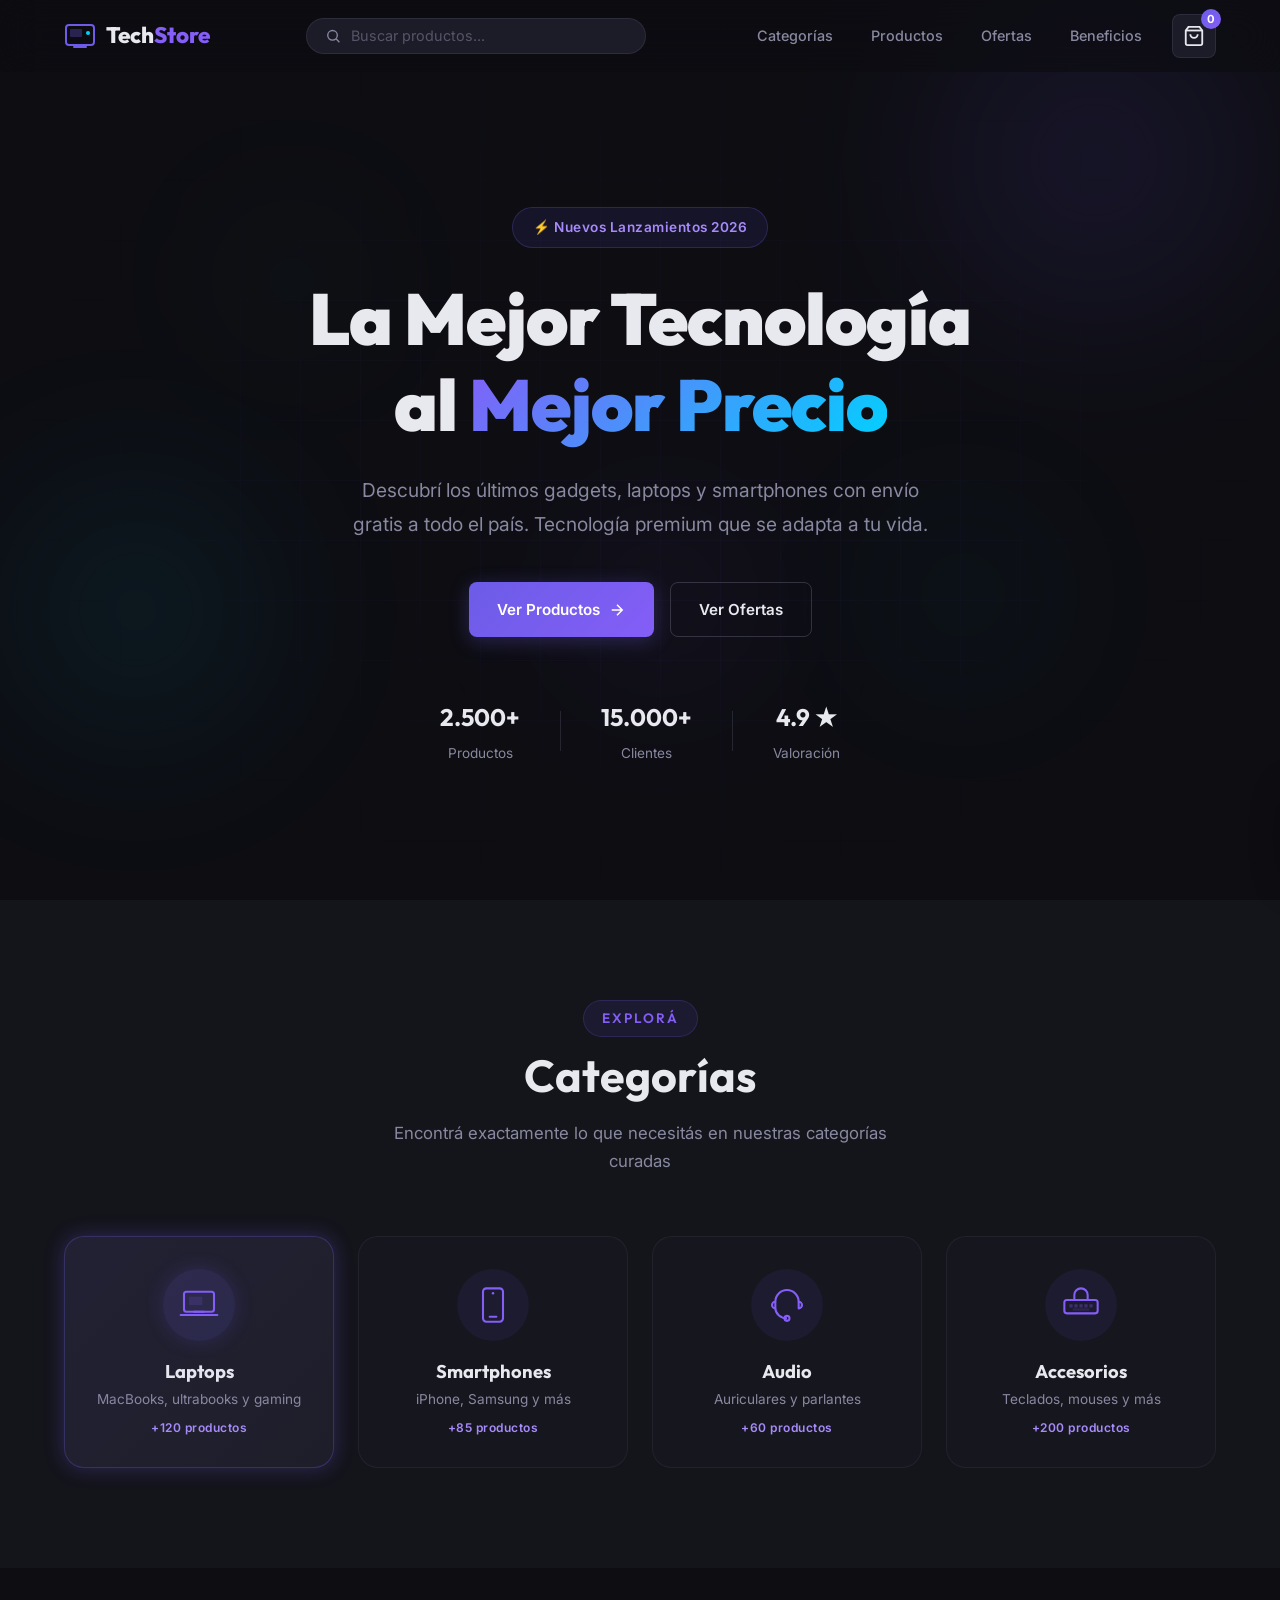
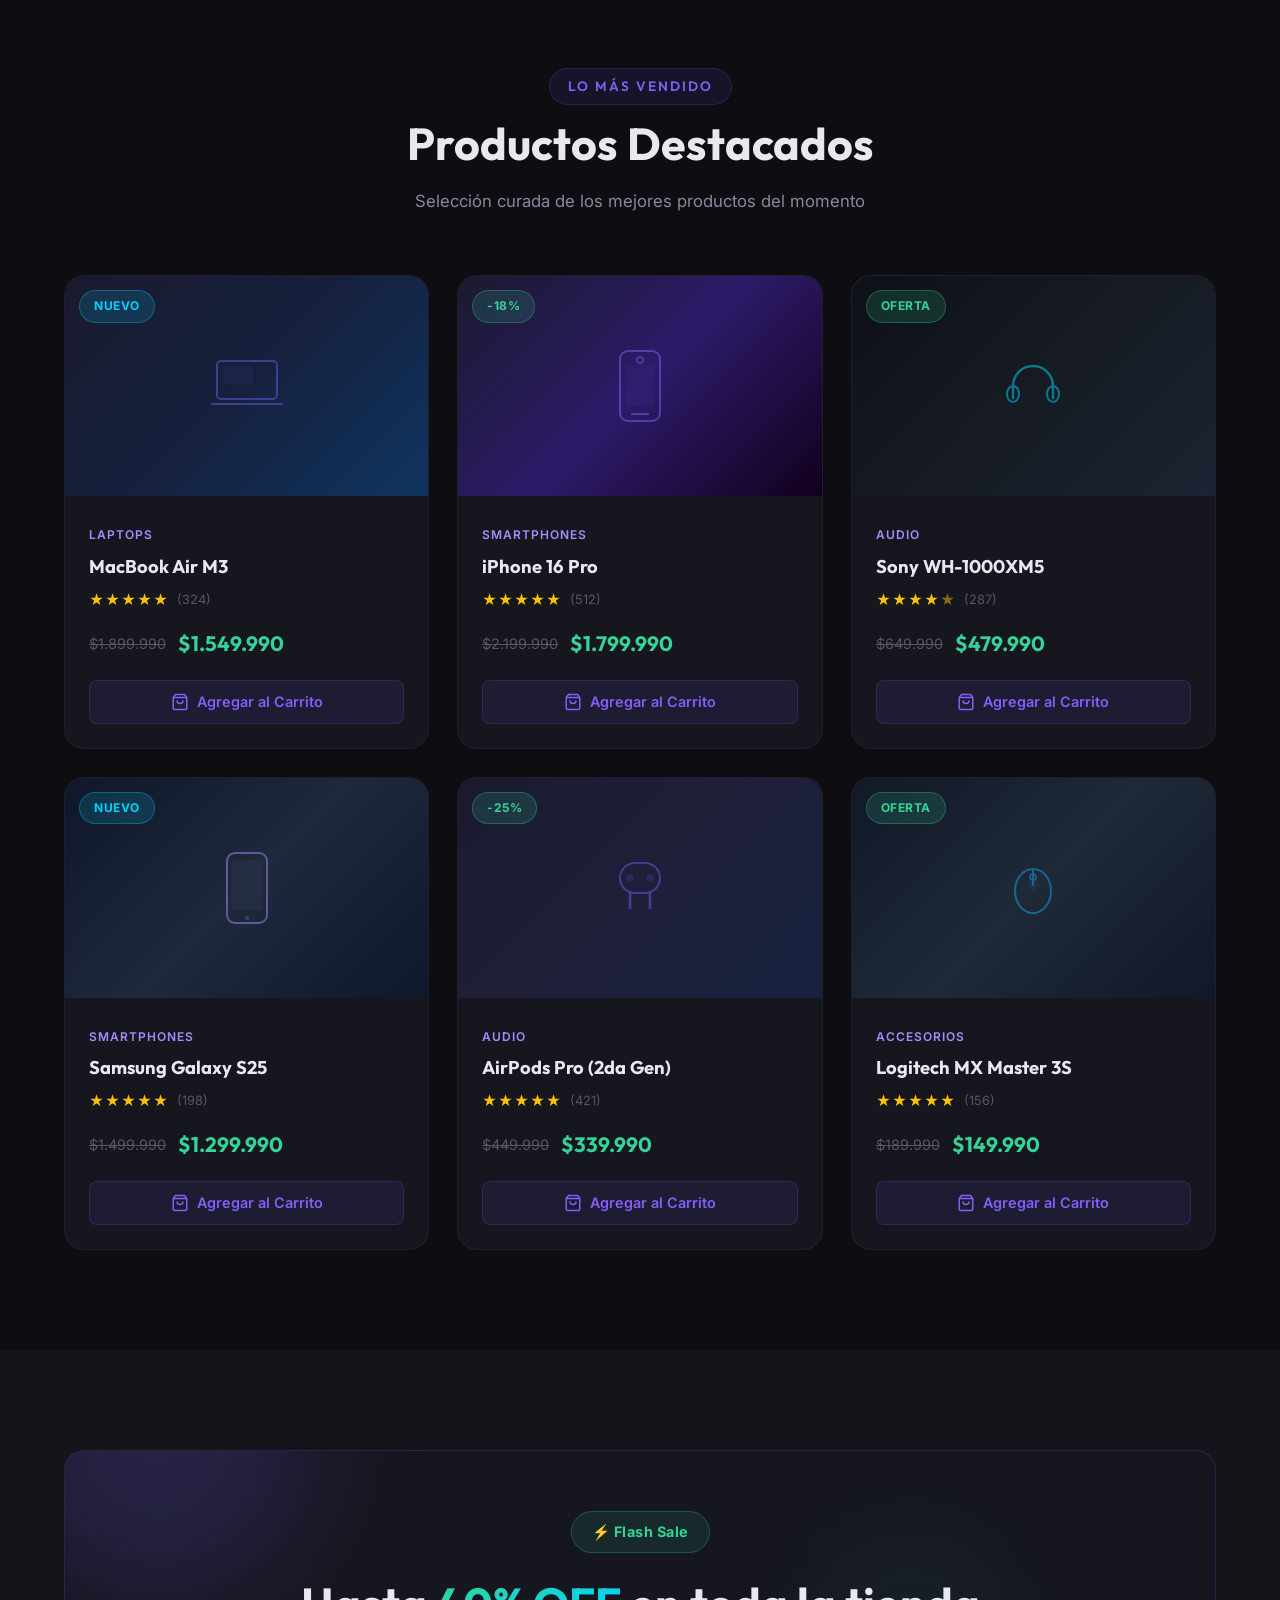
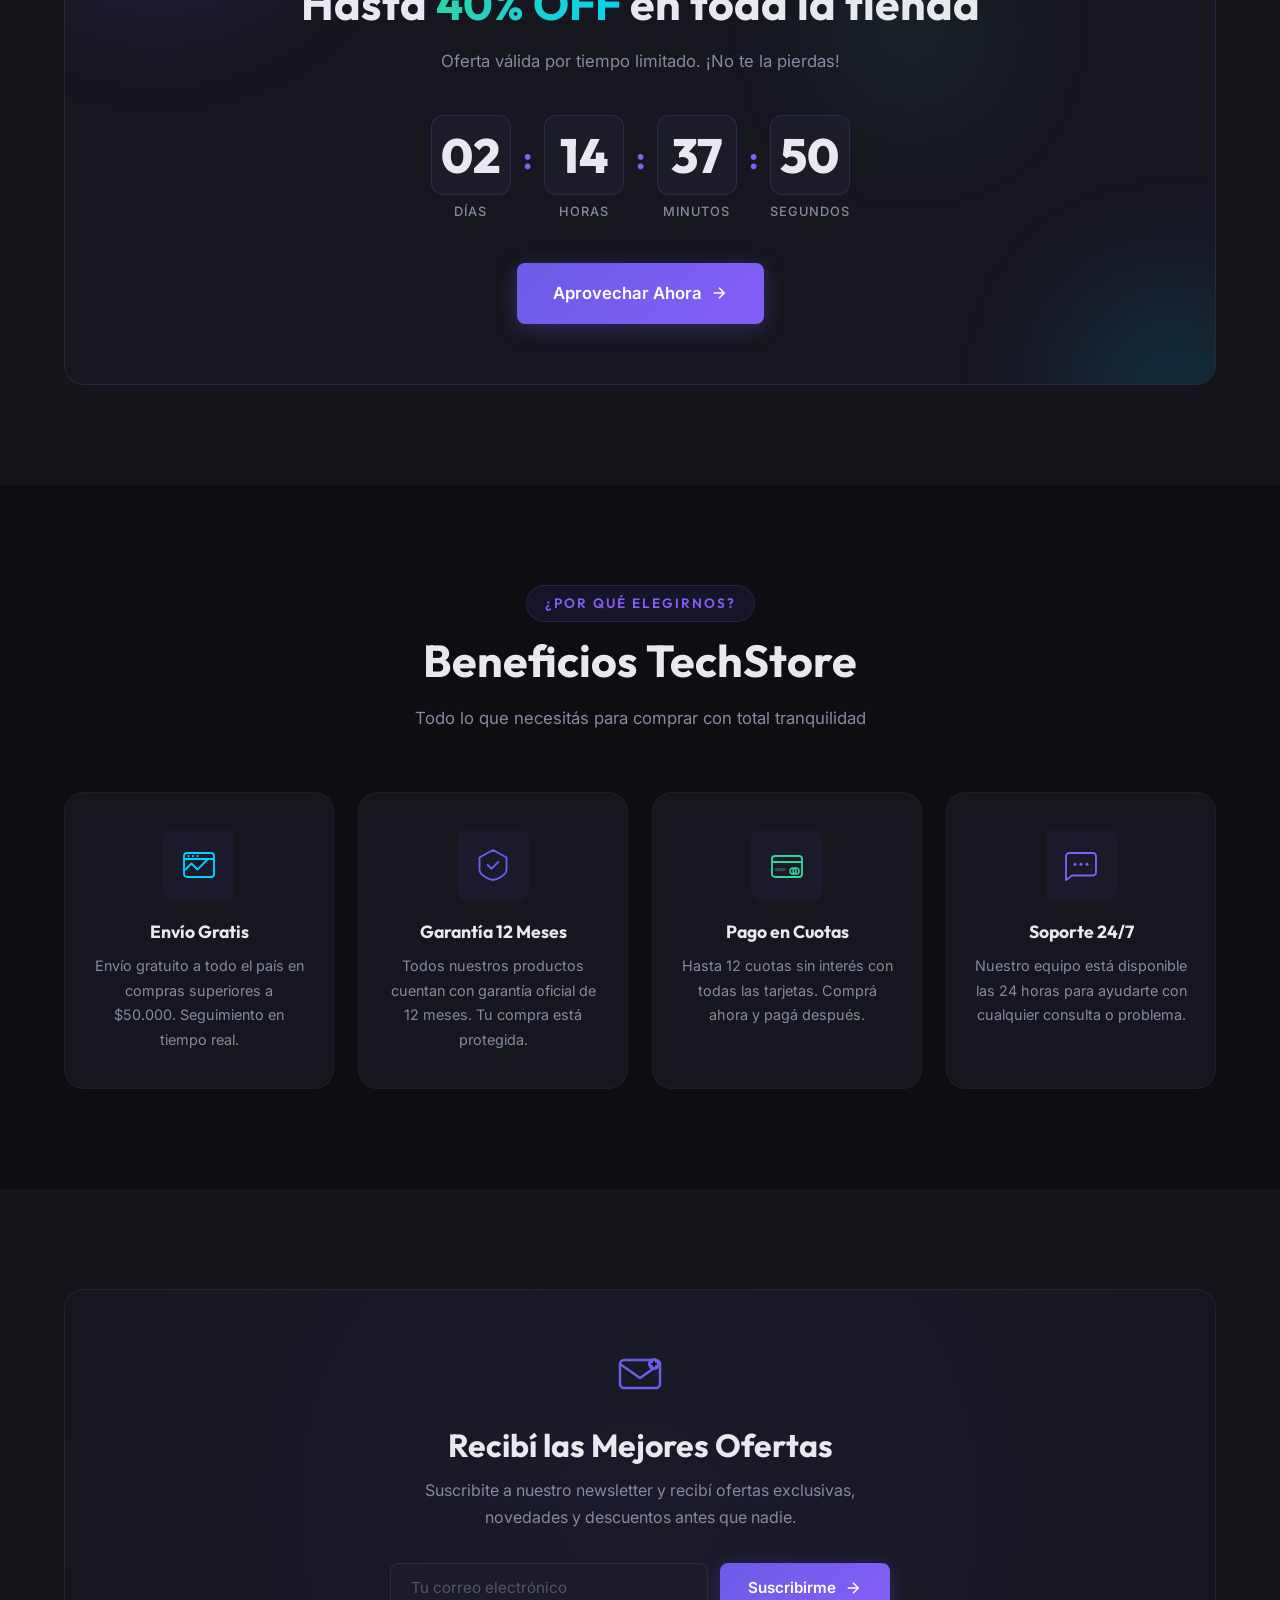
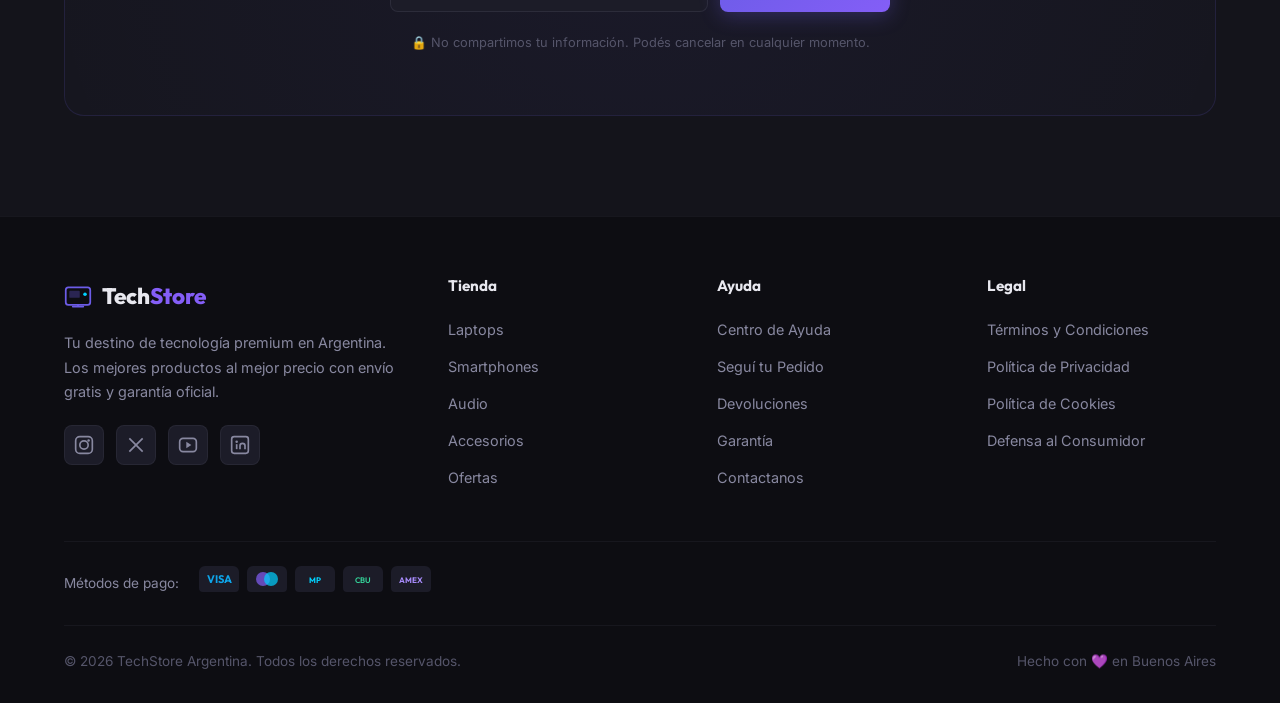
<file: projects/techstore/index.html>
<!DOCTYPE html>
<html lang="es-AR">
<head>
    <meta charset="UTF-8">
    <meta name="viewport" content="width=device-width, initial-scale=1.0">
    <meta name="description" content="TechStore — La mejor tecnología al mejor precio. Laptops, smartphones, audio y accesorios con envío gratis y garantía de 12 meses.">
    <meta name="keywords" content="tecnología, laptops, smartphones, audio, accesorios, ofertas, Argentina">
    <meta name="author" content="TechStore Argentina">
    <meta property="og:title" content="TechStore — Tecnología Premium">
    <meta property="og:description" content="La mejor tecnología al mejor precio. Envío gratis en todo el país.">
    <meta property="og:type" content="website">
    <title>TechStore — Tecnología Premium al Mejor Precio</title>
    <link rel="preconnect" href="https://fonts.googleapis.com">
    <link rel="preconnect" href="https://fonts.gstatic.com" crossorigin>
    <link href="https://fonts.googleapis.com/css2?family=Inter:wght@300;400;500;600;700&family=Outfit:wght@400;500;600;700;800;900&display=swap" rel="stylesheet">
    <link rel="stylesheet" href="styles.css">
</head>
<body>

    <!-- ═══════════════════════════════════════════ -->
    <!-- NAVBAR                                      -->
    <!-- ═══════════════════════════════════════════ -->
    <nav class="navbar" id="navbar">
        <div class="container nav-container">
            <a href="#" class="nav-logo">
                <svg class="logo-icon" width="32" height="32" viewBox="0 0 32 32" fill="none">
                    <rect x="2" y="6" width="28" height="20" rx="3" stroke="#6C5CE7" stroke-width="2"/>
                    <rect x="6" y="10" width="12" height="8" rx="1" fill="#6C5CE7" opacity="0.3"/>
                    <circle cx="24" cy="14" r="2" fill="#00D2FF"/>
                    <line x1="10" y1="28" x2="22" y2="28" stroke="#6C5CE7" stroke-width="2" stroke-linecap="round"/>
                    <line x1="16" y1="26" x2="16" y2="28" stroke="#6C5CE7" stroke-width="2"/>
                </svg>
                <span>Tech<span class="logo-accent">Store</span></span>
            </a>

            <div class="nav-search">
                <svg width="18" height="18" viewBox="0 0 24 24" fill="none" stroke="#8888A0" stroke-width="2">
                    <circle cx="11" cy="11" r="7"/><line x1="16.5" y1="16.5" x2="21" y2="21"/>
                </svg>
                <input type="text" placeholder="Buscar productos..." aria-label="Buscar productos">
            </div>

            <ul class="nav-links" id="navLinks">
                <li><a href="#categorias" class="nav-link">Categorías</a></li>
                <li><a href="#productos" class="nav-link">Productos</a></li>
                <li><a href="#ofertas" class="nav-link">Ofertas</a></li>
                <li><a href="#beneficios" class="nav-link">Beneficios</a></li>
                <li>
                    <button class="nav-cart" id="cartBtn" aria-label="Ver carrito">
                        <svg width="22" height="22" viewBox="0 0 24 24" fill="none" stroke="currentColor" stroke-width="2">
                            <path d="M6 2L3 6v14a2 2 0 002 2h14a2 2 0 002-2V6l-3-4z"/>
                            <line x1="3" y1="6" x2="21" y2="6"/>
                            <path d="M16 10a4 4 0 01-8 0"/>
                        </svg>
                        <span class="cart-count" id="cartCount">0</span>
                    </button>
                </li>
            </ul>

            <button class="hamburger" id="hamburger" aria-label="Abrir menú">
                <span></span><span></span><span></span>
            </button>
        </div>
    </nav>

    <!-- Mobile Menu Overlay -->
    <div class="mobile-menu" id="mobileMenu">
        <div class="mobile-menu-content">
            <a href="#categorias" class="mobile-link">Categorías</a>
            <a href="#productos" class="mobile-link">Productos</a>
            <a href="#ofertas" class="mobile-link">Ofertas</a>
            <a href="#beneficios" class="mobile-link">Beneficios</a>
            <button class="mobile-cart-btn" id="mobileCartBtn">
                🛒 Carrito (<span class="mobile-cart-count">0</span>)
            </button>
        </div>
    </div>

    <!-- Cart Toast Notification -->
    <div class="toast" id="toast">
        <div class="toast-icon">✓</div>
        <div class="toast-text">
            <strong id="toastProduct">Producto</strong>
            <span>agregado al carrito</span>
        </div>
    </div>

    <!-- ═══════════════════════════════════════════ -->
    <!-- HERO SECTION                                -->
    <!-- ═══════════════════════════════════════════ -->
    <header class="hero" id="hero">
        <!-- Animated background shapes -->
        <div class="hero-bg">
            <div class="shape shape-1"></div>
            <div class="shape shape-2"></div>
            <div class="shape shape-3"></div>
            <div class="shape shape-4"></div>
            <div class="shape shape-5"></div>
            <div class="grid-overlay"></div>
        </div>

        <div class="container hero-content">
            <div class="hero-badge anim-fade-up">⚡ Nuevos Lanzamientos 2026</div>
            <h1 class="hero-title anim-fade-up">
                La Mejor Tecnología<br>
                al <span class="gradient-text">Mejor Precio</span>
            </h1>
            <p class="hero-subtitle anim-fade-up">
                Descubrí los últimos gadgets, laptops y smartphones con envío gratis a todo el país. 
                Tecnología premium que se adapta a tu vida.
            </p>
            <div class="hero-actions anim-fade-up">
                <a href="#productos" class="btn btn-primary">
                    Ver Productos
                    <svg width="18" height="18" viewBox="0 0 24 24" fill="none" stroke="currentColor" stroke-width="2">
                        <path d="M5 12h14M12 5l7 7-7 7"/>
                    </svg>
                </a>
                <a href="#ofertas" class="btn btn-outline">Ver Ofertas</a>
            </div>
            <div class="hero-stats anim-fade-up">
                <div class="stat">
                    <span class="stat-number">2.500+</span>
                    <span class="stat-label">Productos</span>
                </div>
                <div class="stat-divider"></div>
                <div class="stat">
                    <span class="stat-number">15.000+</span>
                    <span class="stat-label">Clientes</span>
                </div>
                <div class="stat-divider"></div>
                <div class="stat">
                    <span class="stat-number">4.9 ★</span>
                    <span class="stat-label">Valoración</span>
                </div>
            </div>
        </div>
    </header>

    <!-- ═══════════════════════════════════════════ -->
    <!-- CATEGORÍAS                                  -->
    <!-- ═══════════════════════════════════════════ -->
    <section class="section categories" id="categorias">
        <div class="container">
            <div class="section-header anim-fade-up">
                <span class="section-tag">Explorá</span>
                <h2 class="section-title">Categorías</h2>
                <p class="section-subtitle">Encontrá exactamente lo que necesitás en nuestras categorías curadas</p>
            </div>

            <div class="categories-grid">
                <button class="category-card active anim-fade-up" data-category="laptops">
                    <div class="category-icon">
                        <svg width="40" height="40" viewBox="0 0 48 48" fill="none">
                            <rect x="6" y="8" width="36" height="24" rx="3" stroke="currentColor" stroke-width="2.5"/>
                            <rect x="12" y="14" width="16" height="10" rx="1" fill="currentColor" opacity="0.15"/>
                            <path d="M2 36h44" stroke="currentColor" stroke-width="2.5" stroke-linecap="round"/>
                            <path d="M18 32h12" stroke="currentColor" stroke-width="2.5" stroke-linecap="round"/>
                        </svg>
                    </div>
                    <h3>Laptops</h3>
                    <p>MacBooks, ultrabooks y gaming</p>
                    <span class="category-count">+120 productos</span>
                </button>

                <button class="category-card anim-fade-up" data-category="smartphones">
                    <div class="category-icon">
                        <svg width="40" height="40" viewBox="0 0 48 48" fill="none">
                            <rect x="12" y="4" width="24" height="40" rx="4" stroke="currentColor" stroke-width="2.5"/>
                            <line x1="20" y1="38" x2="28" y2="38" stroke="currentColor" stroke-width="2.5" stroke-linecap="round"/>
                            <circle cx="24" cy="10" r="1.5" fill="currentColor"/>
                        </svg>
                    </div>
                    <h3>Smartphones</h3>
                    <p>iPhone, Samsung y más</p>
                    <span class="category-count">+85 productos</span>
                </button>

                <button class="category-card anim-fade-up" data-category="audio">
                    <div class="category-icon">
                        <svg width="40" height="40" viewBox="0 0 48 48" fill="none">
                            <path d="M10 20v8" stroke="currentColor" stroke-width="2.5" stroke-linecap="round"/>
                            <path d="M10 20a14 14 0 0128 0" stroke="currentColor" stroke-width="2.5" fill="none"/>
                            <path d="M10 28a4 4 0 01-4-4v-0a4 4 0 014-4" stroke="currentColor" stroke-width="2.5"/>
                            <path d="M38 28a4 4 0 004-4v-0a4 4 0 00-4-4" stroke="currentColor" stroke-width="2.5"/>
                            <path d="M38 20v8" stroke="currentColor" stroke-width="2.5" stroke-linecap="round"/>
                            <path d="M10 28c0 6 6 12 14 12" stroke="currentColor" stroke-width="2.5" fill="none"/>
                            <circle cx="24" cy="40" r="3" stroke="currentColor" stroke-width="2.5"/>
                        </svg>
                    </div>
                    <h3>Audio</h3>
                    <p>Auriculares y parlantes</p>
                    <span class="category-count">+60 productos</span>
                </button>

                <button class="category-card anim-fade-up" data-category="accesorios">
                    <div class="category-icon">
                        <svg width="40" height="40" viewBox="0 0 48 48" fill="none">
                            <rect x="4" y="18" width="40" height="16" rx="3" stroke="currentColor" stroke-width="2.5"/>
                            <rect x="10" y="23" width="4" height="4" rx="0.5" fill="currentColor" opacity="0.3"/>
                            <rect x="16" y="23" width="4" height="4" rx="0.5" fill="currentColor" opacity="0.3"/>
                            <rect x="22" y="23" width="4" height="4" rx="0.5" fill="currentColor" opacity="0.3"/>
                            <rect x="28" y="23" width="4" height="4" rx="0.5" fill="currentColor" opacity="0.3"/>
                            <rect x="34" y="23" width="4" height="4" rx="0.5" fill="currentColor" opacity="0.3"/>
                            <rect x="14" y="28" width="20" height="3" rx="0.5" fill="currentColor" opacity="0.15"/>
                            <path d="M16 18V12a8 8 0 0116 0v6" stroke="currentColor" stroke-width="2.5" fill="none"/>
                        </svg>
                    </div>
                    <h3>Accesorios</h3>
                    <p>Teclados, mouses y más</p>
                    <span class="category-count">+200 productos</span>
                </button>
            </div>
        </div>
    </section>

    <!-- ═══════════════════════════════════════════ -->
    <!-- PRODUCTOS DESTACADOS                        -->
    <!-- ═══════════════════════════════════════════ -->
    <section class="section products" id="productos">
        <div class="container">
            <div class="section-header anim-fade-up">
                <span class="section-tag">Lo más vendido</span>
                <h2 class="section-title">Productos Destacados</h2>
                <p class="section-subtitle">Selección curada de los mejores productos del momento</p>
            </div>

            <div class="products-grid">

                <!-- Product 1: MacBook Air M3 -->
                <article class="product-card anim-fade-up" data-category="laptops">
                    <div class="product-image">
                        <div class="product-img-placeholder" style="background: linear-gradient(135deg, #1a1a2e 0%, #16213e 50%, #0f3460 100%);">
                            <svg width="80" height="80" viewBox="0 0 80 80" fill="none" opacity="0.5">
                                <rect x="10" y="15" width="60" height="38" rx="4" stroke="#6C5CE7" stroke-width="2"/>
                                <rect x="16" y="20" width="30" height="18" rx="2" fill="#6C5CE7" opacity="0.15"/>
                                <path d="M5 58h70" stroke="#6C5CE7" stroke-width="2" stroke-linecap="round"/>
                                <path d="M30 53h20" stroke="#6C5CE7" stroke-width="2" stroke-linecap="round"/>
                            </svg>
                        </div>
                        <span class="product-badge badge-new">Nuevo</span>
                    </div>
                    <div class="product-info">
                        <span class="product-category">Laptops</span>
                        <h3 class="product-name">MacBook Air M3</h3>
                        <div class="product-rating">
                            <span class="stars">★★★★★</span>
                            <span class="rating-count">(324)</span>
                        </div>
                        <div class="product-price">
                            <span class="price-original">$1.899.990</span>
                            <span class="price-current">$1.549.990</span>
                        </div>
                        <button class="btn-add-cart" data-product="MacBook Air M3" data-price="1549990">
                            <svg width="18" height="18" viewBox="0 0 24 24" fill="none" stroke="currentColor" stroke-width="2">
                                <path d="M6 2L3 6v14a2 2 0 002 2h14a2 2 0 002-2V6l-3-4z"/>
                                <line x1="3" y1="6" x2="21" y2="6"/>
                                <path d="M16 10a4 4 0 01-8 0"/>
                            </svg>
                            Agregar al Carrito
                        </button>
                    </div>
                </article>

                <!-- Product 2: iPhone 16 Pro -->
                <article class="product-card anim-fade-up" data-category="smartphones">
                    <div class="product-image">
                        <div class="product-img-placeholder" style="background: linear-gradient(135deg, #1a1a2e 0%, #2d1b69 50%, #11001c 100%);">
                            <svg width="60" height="80" viewBox="0 0 60 80" fill="none" opacity="0.5">
                                <rect x="10" y="5" width="40" height="70" rx="8" stroke="#845EF7" stroke-width="2"/>
                                <line x1="22" y1="68" x2="38" y2="68" stroke="#845EF7" stroke-width="2" stroke-linecap="round"/>
                                <circle cx="30" cy="14" r="3" stroke="#845EF7" stroke-width="1.5"/>
                                <rect x="16" y="20" width="28" height="40" rx="2" fill="#845EF7" opacity="0.1"/>
                            </svg>
                        </div>
                        <span class="product-badge badge-offer">-18%</span>
                    </div>
                    <div class="product-info">
                        <span class="product-category">Smartphones</span>
                        <h3 class="product-name">iPhone 16 Pro</h3>
                        <div class="product-rating">
                            <span class="stars">★★★★★</span>
                            <span class="rating-count">(512)</span>
                        </div>
                        <div class="product-price">
                            <span class="price-original">$2.199.990</span>
                            <span class="price-current">$1.799.990</span>
                        </div>
                        <button class="btn-add-cart" data-product="iPhone 16 Pro" data-price="1799990">
                            <svg width="18" height="18" viewBox="0 0 24 24" fill="none" stroke="currentColor" stroke-width="2">
                                <path d="M6 2L3 6v14a2 2 0 002 2h14a2 2 0 002-2V6l-3-4z"/>
                                <line x1="3" y1="6" x2="21" y2="6"/>
                                <path d="M16 10a4 4 0 01-8 0"/>
                            </svg>
                            Agregar al Carrito
                        </button>
                    </div>
                </article>

                <!-- Product 3: Sony WH-1000XM5 -->
                <article class="product-card anim-fade-up" data-category="audio">
                    <div class="product-image">
                        <div class="product-img-placeholder" style="background: linear-gradient(135deg, #0d1117 0%, #161b22 50%, #1c2333 100%);">
                            <svg width="80" height="80" viewBox="0 0 80 80" fill="none" opacity="0.5">
                                <path d="M20 40v12" stroke="#00D2FF" stroke-width="2.5" stroke-linecap="round"/>
                                <path d="M20 40a20 20 0 0140 0" stroke="#00D2FF" stroke-width="2.5" fill="none"/>
                                <ellipse cx="20" cy="48" rx="6" ry="8" stroke="#00D2FF" stroke-width="2"/>
                                <ellipse cx="60" cy="48" rx="6" ry="8" stroke="#00D2FF" stroke-width="2"/>
                                <path d="M60 40v12" stroke="#00D2FF" stroke-width="2.5" stroke-linecap="round"/>
                            </svg>
                        </div>
                        <span class="product-badge badge-offer">Oferta</span>
                    </div>
                    <div class="product-info">
                        <span class="product-category">Audio</span>
                        <h3 class="product-name">Sony WH-1000XM5</h3>
                        <div class="product-rating">
                            <span class="stars">★★★★<span class="star-half">★</span></span>
                            <span class="rating-count">(287)</span>
                        </div>
                        <div class="product-price">
                            <span class="price-original">$649.990</span>
                            <span class="price-current">$479.990</span>
                        </div>
                        <button class="btn-add-cart" data-product="Sony WH-1000XM5" data-price="479990">
                            <svg width="18" height="18" viewBox="0 0 24 24" fill="none" stroke="currentColor" stroke-width="2">
                                <path d="M6 2L3 6v14a2 2 0 002 2h14a2 2 0 002-2V6l-3-4z"/>
                                <line x1="3" y1="6" x2="21" y2="6"/>
                                <path d="M16 10a4 4 0 01-8 0"/>
                            </svg>
                            Agregar al Carrito
                        </button>
                    </div>
                </article>

                <!-- Product 4: Samsung Galaxy S25 -->
                <article class="product-card anim-fade-up" data-category="smartphones">
                    <div class="product-image">
                        <div class="product-img-placeholder" style="background: linear-gradient(135deg, #0f172a 0%, #1e293b 50%, #0f172a 100%);">
                            <svg width="60" height="80" viewBox="0 0 60 80" fill="none" opacity="0.5">
                                <rect x="10" y="5" width="40" height="70" rx="8" stroke="#A78BFA" stroke-width="2"/>
                                <rect x="14" y="12" width="32" height="50" rx="3" fill="#A78BFA" opacity="0.1"/>
                                <circle cx="30" cy="70" r="2" fill="#A78BFA" opacity="0.5"/>
                            </svg>
                        </div>
                        <span class="product-badge badge-new">Nuevo</span>
                    </div>
                    <div class="product-info">
                        <span class="product-category">Smartphones</span>
                        <h3 class="product-name">Samsung Galaxy S25</h3>
                        <div class="product-rating">
                            <span class="stars">★★★★★</span>
                            <span class="rating-count">(198)</span>
                        </div>
                        <div class="product-price">
                            <span class="price-original">$1.499.990</span>
                            <span class="price-current">$1.299.990</span>
                        </div>
                        <button class="btn-add-cart" data-product="Samsung Galaxy S25" data-price="1299990">
                            <svg width="18" height="18" viewBox="0 0 24 24" fill="none" stroke="currentColor" stroke-width="2">
                                <path d="M6 2L3 6v14a2 2 0 002 2h14a2 2 0 002-2V6l-3-4z"/>
                                <line x1="3" y1="6" x2="21" y2="6"/>
                                <path d="M16 10a4 4 0 01-8 0"/>
                            </svg>
                            Agregar al Carrito
                        </button>
                    </div>
                </article>

                <!-- Product 5: AirPods Pro -->
                <article class="product-card anim-fade-up" data-category="audio">
                    <div class="product-image">
                        <div class="product-img-placeholder" style="background: linear-gradient(135deg, #1a1a2e 0%, #1f1f3a 50%, #16213e 100%);">
                            <svg width="70" height="70" viewBox="0 0 70 70" fill="none" opacity="0.5">
                                <rect x="15" y="10" width="40" height="30" rx="15" stroke="#6C5CE7" stroke-width="2"/>
                                <line x1="25" y1="40" x2="25" y2="55" stroke="#6C5CE7" stroke-width="2.5" stroke-linecap="round"/>
                                <line x1="45" y1="40" x2="45" y2="55" stroke="#6C5CE7" stroke-width="2.5" stroke-linecap="round"/>
                                <circle cx="25" cy="25" r="4" fill="#6C5CE7" opacity="0.3"/>
                                <circle cx="45" cy="25" r="4" fill="#6C5CE7" opacity="0.3"/>
                            </svg>
                        </div>
                        <span class="product-badge badge-offer">-25%</span>
                    </div>
                    <div class="product-info">
                        <span class="product-category">Audio</span>
                        <h3 class="product-name">AirPods Pro (2da Gen)</h3>
                        <div class="product-rating">
                            <span class="stars">★★★★★</span>
                            <span class="rating-count">(421)</span>
                        </div>
                        <div class="product-price">
                            <span class="price-original">$449.990</span>
                            <span class="price-current">$339.990</span>
                        </div>
                        <button class="btn-add-cart" data-product="AirPods Pro (2da Gen)" data-price="339990">
                            <svg width="18" height="18" viewBox="0 0 24 24" fill="none" stroke="currentColor" stroke-width="2">
                                <path d="M6 2L3 6v14a2 2 0 002 2h14a2 2 0 002-2V6l-3-4z"/>
                                <line x1="3" y1="6" x2="21" y2="6"/>
                                <path d="M16 10a4 4 0 01-8 0"/>
                            </svg>
                            Agregar al Carrito
                        </button>
                    </div>
                </article>

                <!-- Product 6: Logitech MX Master -->
                <article class="product-card anim-fade-up" data-category="accesorios">
                    <div class="product-image">
                        <div class="product-img-placeholder" style="background: linear-gradient(135deg, #111827 0%, #1f2937 50%, #111827 100%);">
                            <svg width="70" height="70" viewBox="0 0 70 70" fill="none" opacity="0.5">
                                <ellipse cx="35" cy="38" rx="18" ry="22" stroke="#0EA5E9" stroke-width="2"/>
                                <line x1="35" y1="18" x2="35" y2="32" stroke="#0EA5E9" stroke-width="2" stroke-linecap="round"/>
                                <ellipse cx="35" cy="30" rx="5" ry="8" fill="#0EA5E9" opacity="0.15"/>
                                <circle cx="35" cy="24" r="3" stroke="#0EA5E9" stroke-width="1.5"/>
                            </svg>
                        </div>
                        <span class="product-badge badge-offer">Oferta</span>
                    </div>
                    <div class="product-info">
                        <span class="product-category">Accesorios</span>
                        <h3 class="product-name">Logitech MX Master 3S</h3>
                        <div class="product-rating">
                            <span class="stars">★★★★★</span>
                            <span class="rating-count">(156)</span>
                        </div>
                        <div class="product-price">
                            <span class="price-original">$189.990</span>
                            <span class="price-current">$149.990</span>
                        </div>
                        <button class="btn-add-cart" data-product="Logitech MX Master 3S" data-price="149990">
                            <svg width="18" height="18" viewBox="0 0 24 24" fill="none" stroke="currentColor" stroke-width="2">
                                <path d="M6 2L3 6v14a2 2 0 002 2h14a2 2 0 002-2V6l-3-4z"/>
                                <line x1="3" y1="6" x2="21" y2="6"/>
                                <path d="M16 10a4 4 0 01-8 0"/>
                            </svg>
                            Agregar al Carrito
                        </button>
                    </div>
                </article>

            </div>
        </div>
    </section>

    <!-- ═══════════════════════════════════════════ -->
    <!-- OFERTAS ESPECIALES                          -->
    <!-- ═══════════════════════════════════════════ -->
    <section class="section offers" id="ofertas">
        <div class="container">
            <div class="offers-banner anim-fade-up">
                <div class="offers-bg-shapes">
                    <div class="offer-shape offer-shape-1"></div>
                    <div class="offer-shape offer-shape-2"></div>
                    <div class="offer-shape offer-shape-3"></div>
                </div>
                <div class="offers-content">
                    <span class="offers-tag">⚡ Flash Sale</span>
                    <h2 class="offers-title">Hasta <span class="offers-highlight">40% OFF</span> en toda la tienda</h2>
                    <p class="offers-subtitle">Oferta válida por tiempo limitado. ¡No te la pierdas!</p>
                    <div class="countdown" id="countdown">
                        <div class="countdown-item">
                            <span class="countdown-number" id="countDays">02</span>
                            <span class="countdown-label">Días</span>
                        </div>
                        <div class="countdown-separator">:</div>
                        <div class="countdown-item">
                            <span class="countdown-number" id="countHours">14</span>
                            <span class="countdown-label">Horas</span>
                        </div>
                        <div class="countdown-separator">:</div>
                        <div class="countdown-item">
                            <span class="countdown-number" id="countMinutes">37</span>
                            <span class="countdown-label">Minutos</span>
                        </div>
                        <div class="countdown-separator">:</div>
                        <div class="countdown-item">
                            <span class="countdown-number" id="countSeconds">52</span>
                            <span class="countdown-label">Segundos</span>
                        </div>
                    </div>
                    <a href="#productos" class="btn btn-primary btn-lg">
                        Aprovechar Ahora
                        <svg width="18" height="18" viewBox="0 0 24 24" fill="none" stroke="currentColor" stroke-width="2">
                            <path d="M5 12h14M12 5l7 7-7 7"/>
                        </svg>
                    </a>
                </div>
            </div>
        </div>
    </section>

    <!-- ═══════════════════════════════════════════ -->
    <!-- BENEFICIOS                                  -->
    <!-- ═══════════════════════════════════════════ -->
    <section class="section benefits" id="beneficios">
        <div class="container">
            <div class="section-header anim-fade-up">
                <span class="section-tag">¿Por qué elegirnos?</span>
                <h2 class="section-title">Beneficios TechStore</h2>
                <p class="section-subtitle">Todo lo que necesitás para comprar con total tranquilidad</p>
            </div>

            <div class="benefits-grid">
                <div class="benefit-card anim-fade-up">
                    <div class="benefit-icon">
                        <svg width="36" height="36" viewBox="0 0 48 48" fill="none">
                            <path d="M6 30l8-8 8 8 14-14" stroke="#00D2FF" stroke-width="2.5" stroke-linecap="round" stroke-linejoin="round"/>
                            <rect x="4" y="8" width="40" height="32" rx="4" stroke="#00D2FF" stroke-width="2.5"/>
                            <path d="M4 16h40" stroke="#00D2FF" stroke-width="2.5"/>
                            <circle cx="10" cy="12" r="1.5" fill="#00D2FF"/>
                            <circle cx="16" cy="12" r="1.5" fill="#00D2FF"/>
                            <circle cx="22" cy="12" r="1.5" fill="#00D2FF"/>
                        </svg>
                    </div>
                    <h3>Envío Gratis</h3>
                    <p>Envío gratuito a todo el país en compras superiores a $50.000. Seguimiento en tiempo real.</p>
                </div>

                <div class="benefit-card anim-fade-up">
                    <div class="benefit-icon">
                        <svg width="36" height="36" viewBox="0 0 48 48" fill="none">
                            <path d="M24 4L6 14v16c0 10 18 14 18 14s18-4 18-14V14L24 4z" stroke="#6C5CE7" stroke-width="2.5" stroke-linejoin="round"/>
                            <path d="M17 24l5 5 9-9" stroke="#6C5CE7" stroke-width="2.5" stroke-linecap="round" stroke-linejoin="round"/>
                        </svg>
                    </div>
                    <h3>Garantía 12 Meses</h3>
                    <p>Todos nuestros productos cuentan con garantía oficial de 12 meses. Tu compra está protegida.</p>
                </div>

                <div class="benefit-card anim-fade-up">
                    <div class="benefit-icon">
                        <svg width="36" height="36" viewBox="0 0 48 48" fill="none">
                            <rect x="4" y="12" width="40" height="28" rx="4" stroke="#34D399" stroke-width="2.5"/>
                            <path d="M4 20h40" stroke="#34D399" stroke-width="2.5"/>
                            <rect x="8" y="28" width="14" height="4" rx="1" fill="#34D399" opacity="0.3"/>
                            <circle cx="36" cy="32" r="4" stroke="#34D399" stroke-width="2"/>
                            <circle cx="32" cy="32" r="4" stroke="#34D399" stroke-width="2"/>
                        </svg>
                    </div>
                    <h3>Pago en Cuotas</h3>
                    <p>Hasta 12 cuotas sin interés con todas las tarjetas. Comprá ahora y pagá después.</p>
                </div>

                <div class="benefit-card anim-fade-up">
                    <div class="benefit-icon">
                        <svg width="36" height="36" viewBox="0 0 48 48" fill="none">
                            <path d="M44 34c0 2-2 4-4 4H12l-8 6V12c0-2 2-4 4-4h32c2 0 4 2 4 4v22z" stroke="#845EF7" stroke-width="2.5" stroke-linejoin="round"/>
                            <circle cx="16" cy="23" r="2" fill="#845EF7"/>
                            <circle cx="24" cy="23" r="2" fill="#845EF7"/>
                            <circle cx="32" cy="23" r="2" fill="#845EF7"/>
                        </svg>
                    </div>
                    <h3>Soporte 24/7</h3>
                    <p>Nuestro equipo está disponible las 24 horas para ayudarte con cualquier consulta o problema.</p>
                </div>
            </div>
        </div>
    </section>

    <!-- ═══════════════════════════════════════════ -->
    <!-- NEWSLETTER                                  -->
    <!-- ═══════════════════════════════════════════ -->
    <section class="section newsletter" id="newsletter">
        <div class="container">
            <div class="newsletter-card anim-fade-up">
                <div class="newsletter-content">
                    <div class="newsletter-icon">
                        <svg width="48" height="48" viewBox="0 0 48 48" fill="none">
                            <rect x="4" y="10" width="40" height="28" rx="4" stroke="#6C5CE7" stroke-width="2.5"/>
                            <path d="M4 14l20 14 20-14" stroke="#6C5CE7" stroke-width="2.5" stroke-linejoin="round"/>
                            <circle cx="38" cy="14" r="6" fill="#6C5CE7"/>
                            <path d="M36 14h4M38 12v4" stroke="#0D0D12" stroke-width="2" stroke-linecap="round"/>
                        </svg>
                    </div>
                    <h2>Recibí las Mejores Ofertas</h2>
                    <p>Suscribite a nuestro newsletter y recibí ofertas exclusivas, novedades y descuentos antes que nadie.</p>
                    <form class="newsletter-form" id="newsletterForm">
                        <div class="newsletter-input-group">
                            <input type="email" placeholder="Tu correo electrónico" required aria-label="Correo electrónico">
                            <button type="submit" class="btn btn-primary">
                                Suscribirme
                                <svg width="18" height="18" viewBox="0 0 24 24" fill="none" stroke="currentColor" stroke-width="2">
                                    <path d="M5 12h14M12 5l7 7-7 7"/>
                                </svg>
                            </button>
                        </div>
                        <span class="newsletter-hint">🔒 No compartimos tu información. Podés cancelar en cualquier momento.</span>
                    </form>
                    <div class="newsletter-success" id="newsletterSuccess">
                        <span>🎉</span> ¡Gracias por suscribirte! Vas a recibir las mejores ofertas en tu correo.
                    </div>
                </div>
            </div>
        </div>
    </section>

    <!-- ═══════════════════════════════════════════ -->
    <!-- FOOTER                                      -->
    <!-- ═══════════════════════════════════════════ -->
    <footer class="footer">
        <div class="container">
            <div class="footer-grid">
                <div class="footer-brand">
                    <a href="#" class="nav-logo footer-logo">
                        <svg class="logo-icon" width="28" height="28" viewBox="0 0 32 32" fill="none">
                            <rect x="2" y="6" width="28" height="20" rx="3" stroke="#6C5CE7" stroke-width="2"/>
                            <rect x="6" y="10" width="12" height="8" rx="1" fill="#6C5CE7" opacity="0.3"/>
                            <circle cx="24" cy="14" r="2" fill="#00D2FF"/>
                            <line x1="10" y1="28" x2="22" y2="28" stroke="#6C5CE7" stroke-width="2" stroke-linecap="round"/>
                            <line x1="16" y1="26" x2="16" y2="28" stroke="#6C5CE7" stroke-width="2"/>
                        </svg>
                        <span>Tech<span class="logo-accent">Store</span></span>
                    </a>
                    <p>Tu destino de tecnología premium en Argentina. Los mejores productos al mejor precio con envío gratis y garantía oficial.</p>
                    <div class="footer-socials">
                        <a href="#" aria-label="Instagram" class="social-link">
                            <svg width="20" height="20" viewBox="0 0 24 24" fill="none" stroke="currentColor" stroke-width="2">
                                <rect x="2" y="2" width="20" height="20" rx="5"/>
                                <circle cx="12" cy="12" r="5"/>
                                <circle cx="17.5" cy="6.5" r="1.5" fill="currentColor" stroke="none"/>
                            </svg>
                        </a>
                        <a href="#" aria-label="Twitter/X" class="social-link">
                            <svg width="20" height="20" viewBox="0 0 24 24" fill="none" stroke="currentColor" stroke-width="2">
                                <path d="M4 4l16 16M20 4L4 20"/>
                            </svg>
                        </a>
                        <a href="#" aria-label="YouTube" class="social-link">
                            <svg width="20" height="20" viewBox="0 0 24 24" fill="none" stroke="currentColor" stroke-width="2">
                                <rect x="2" y="4" width="20" height="16" rx="4"/>
                                <polygon points="10,8 16,12 10,16" fill="currentColor" stroke="none"/>
                            </svg>
                        </a>
                        <a href="#" aria-label="LinkedIn" class="social-link">
                            <svg width="20" height="20" viewBox="0 0 24 24" fill="none" stroke="currentColor" stroke-width="2">
                                <rect x="2" y="2" width="20" height="20" rx="3"/>
                                <line x1="8" y1="11" x2="8" y2="17"/>
                                <line x1="8" y1="8" x2="8" y2="8.01" stroke-width="3" stroke-linecap="round"/>
                                <path d="M12 17v-4c0-2 1.5-3 3-3s3 1 3 3v4"/>
                            </svg>
                        </a>
                    </div>
                </div>

                <div class="footer-col">
                    <h4>Tienda</h4>
                    <ul>
                        <li><a href="#">Laptops</a></li>
                        <li><a href="#">Smartphones</a></li>
                        <li><a href="#">Audio</a></li>
                        <li><a href="#">Accesorios</a></li>
                        <li><a href="#">Ofertas</a></li>
                    </ul>
                </div>

                <div class="footer-col">
                    <h4>Ayuda</h4>
                    <ul>
                        <li><a href="#">Centro de Ayuda</a></li>
                        <li><a href="#">Seguí tu Pedido</a></li>
                        <li><a href="#">Devoluciones</a></li>
                        <li><a href="#">Garantía</a></li>
                        <li><a href="#">Contactanos</a></li>
                    </ul>
                </div>

                <div class="footer-col">
                    <h4>Legal</h4>
                    <ul>
                        <li><a href="#">Términos y Condiciones</a></li>
                        <li><a href="#">Política de Privacidad</a></li>
                        <li><a href="#">Política de Cookies</a></li>
                        <li><a href="#">Defensa al Consumidor</a></li>
                    </ul>
                </div>
            </div>

            <div class="footer-payment">
                <span>Métodos de pago:</span>
                <div class="payment-icons">
                    <div class="payment-icon" title="Visa">
                        <svg width="40" height="26" viewBox="0 0 40 26"><rect width="40" height="26" rx="4" fill="#1C1C28"/><text x="20" y="17" text-anchor="middle" fill="#0EA5E9" font-family="Outfit" font-weight="700" font-size="11">VISA</text></svg>
                    </div>
                    <div class="payment-icon" title="Mastercard">
                        <svg width="40" height="26" viewBox="0 0 40 26"><rect width="40" height="26" rx="4" fill="#1C1C28"/><circle cx="16" cy="13" r="7" fill="#845EF7" opacity="0.7"/><circle cx="24" cy="13" r="7" fill="#00D2FF" opacity="0.7"/></svg>
                    </div>
                    <div class="payment-icon" title="Mercado Pago">
                        <svg width="40" height="26" viewBox="0 0 40 26"><rect width="40" height="26" rx="4" fill="#1C1C28"/><text x="20" y="17" text-anchor="middle" fill="#00D2FF" font-family="Outfit" font-weight="700" font-size="8">MP</text></svg>
                    </div>
                    <div class="payment-icon" title="Transferencia">
                        <svg width="40" height="26" viewBox="0 0 40 26"><rect width="40" height="26" rx="4" fill="#1C1C28"/><text x="20" y="17" text-anchor="middle" fill="#34D399" font-family="Outfit" font-weight="600" font-size="8">CBU</text></svg>
                    </div>
                    <div class="payment-icon" title="American Express">
                        <svg width="40" height="26" viewBox="0 0 40 26"><rect width="40" height="26" rx="4" fill="#1C1C28"/><text x="20" y="17" text-anchor="middle" fill="#A78BFA" font-family="Outfit" font-weight="700" font-size="8">AMEX</text></svg>
                    </div>
                </div>
            </div>

            <div class="footer-bottom">
                <p>&copy; 2026 TechStore Argentina. Todos los derechos reservados.</p>
                <p>Hecho con 💜 en Buenos Aires</p>
            </div>
        </div>
    </footer>

    <script src="script.js"></script>
</body>
</html>
</file>
<file: styles.css>
/* ═══════════════════════════════════════════════════════
   JUAN CRUZ ESCOBAR — Portfolio Design System
   Premium dark green + gold palette (Rolex-inspired)
   ═══════════════════════════════════════════════════════ */

/* ─── 1. CUSTOM PROPERTIES ─────────────────────────── */
:root {
  /* Backgrounds */
  --bg-darkest:    #0A1F0F;
  --bg-dark:       #122A1A;
  --bg-medium:     #1A3A2A;
  --bg-glass:      rgba(26, 58, 42, 0.6);
  --bg-glass-light:rgba(26, 58, 42, 0.35);

  /* Gold palette */
  --gold:          #DAA520;
  --gold-light:    #C5A55A;
  --gold-dark:     #B8860B;
  --gold-hover:    #FFD700;
  --gold-glow:     rgba(218, 165, 32, 0.35);
  --gold-subtle:   rgba(218, 165, 32, 0.15);

  /* Text */
  --text-primary:  #E8E0D0;
  --text-secondary:#A0A090;
  --text-muted:    #6B6B60;

  /* Typography */
  --font-body:     'Inter', system-ui, -apple-system, sans-serif;
  --font-heading:  'Outfit', 'Inter', sans-serif;

  /* Spacing scale */
  --space-xs:  0.25rem;
  --space-sm:  0.5rem;
  --space-md:  1rem;
  --space-lg:  1.5rem;
  --space-xl:  2rem;
  --space-2xl: 3rem;
  --space-3xl: 4rem;
  --space-4xl: 6rem;

  /* Misc */
  --radius-sm:  8px;
  --radius-md:  12px;
  --radius-lg:  20px;
  --radius-xl:  28px;
  --nav-height:  72px;
  --transition:  0.35s cubic-bezier(0.4, 0, 0.2, 1);
  --transition-fast: 0.2s ease;
}

/* ─── 2. RESET / NORMALIZE ─────────────────────────── */
*,
*::before,
*::after {
  margin: 0;
  padding: 0;
  box-sizing: border-box;
}

html {
  scroll-behavior: smooth;
  scroll-padding-top: var(--nav-height);
  font-size: 16px;
  -webkit-text-size-adjust: 100%;
}

body {
  font-family: var(--font-body);
  font-weight: 400;
  line-height: 1.7;
  color: var(--text-primary);
  background-color: var(--bg-darkest);
  overflow-x: hidden;
  -webkit-font-smoothing: antialiased;
  -moz-osx-font-smoothing: grayscale;
}

img, svg {
  display: block;
  max-width: 100%;
}

a {
  color: inherit;
  text-decoration: none;
}

button {
  font: inherit;
  cursor: pointer;
  border: none;
  background: none;
}

ul, ol {
  list-style: none;
}

h1, h2, h3, h4, h5, h6 {
  font-family: var(--font-heading);
  line-height: 1.15;
  color: var(--text-primary);
}

::selection {
  background: var(--gold);
  color: var(--bg-darkest);
}

/* ─── 3. CUSTOM SCROLLBAR ──────────────────────────── */
::-webkit-scrollbar {
  width: 8px;
}

::-webkit-scrollbar-track {
  background: var(--bg-darkest);
}

::-webkit-scrollbar-thumb {
  background: var(--gold-dark);
  border-radius: 999px;
}

::-webkit-scrollbar-thumb:hover {
  background: var(--gold);
}

/* Firefox */
html {
  scrollbar-width: thin;
  scrollbar-color: var(--gold-dark) var(--bg-darkest);
}

/* ─── 4. LAYOUT UTILITIES ──────────────────────────── */
.container {
  width: 100%;
  max-width: 1200px;
  margin-inline: auto;
  padding-inline: var(--space-lg);
}

.text-gold {
  color: var(--gold);
}

/* ─── 5. PRELOADER ─────────────────────────────────── */
.preloader {
  position: fixed;
  inset: 0;
  z-index: 9999;
  display: flex;
  flex-direction: column;
  align-items: center;
  justify-content: center;
  background: var(--bg-darkest);
  transition: opacity 0.6s ease, visibility 0.6s ease;
}

.preloader.hidden {
  opacity: 0;
  visibility: hidden;
  pointer-events: none;
}

.preloader__logo {
  display: flex;
  gap: 4px;
  margin-bottom: var(--space-xl);
}

.preloader__letter {
  font-family: var(--font-heading);
  font-size: 2.5rem;
  font-weight: 800;
  color: var(--gold);
  opacity: 0;
  animation: preloaderLetter 1.6s ease forwards;
}

.preloader__letter:nth-child(2) { animation-delay: 0.15s; }
.preloader__letter:nth-child(3) { animation-delay: 0.3s; }

@keyframes preloaderLetter {
  0%   { opacity: 0; transform: translateY(20px); }
  40%  { opacity: 1; transform: translateY(0); }
  100% { opacity: 1; transform: translateY(0); }
}

.preloader__bar {
  width: 180px;
  height: 3px;
  background: var(--gold-subtle);
  border-radius: 999px;
  overflow: hidden;
}

.preloader__bar-inner {
  height: 100%;
  width: 0;
  background: linear-gradient(90deg, var(--gold-dark), var(--gold), var(--gold-hover));
  border-radius: 999px;
  animation: preloaderBar 1.8s ease forwards;
}

@keyframes preloaderBar {
  to { width: 100%; }
}

/* ─── 6. NAVIGATION ───────────────────────────────── */
.header {
  position: fixed;
  top: 0;
  left: 0;
  right: 0;
  z-index: 1000;
  height: var(--nav-height);
  display: flex;
  align-items: center;
  background: transparent;
  transition: background var(--transition), box-shadow var(--transition), backdrop-filter var(--transition);
}

.header.scrolled {
  background: rgba(10, 31, 15, 0.92);
  backdrop-filter: blur(16px);
  -webkit-backdrop-filter: blur(16px);
  box-shadow: 0 1px 0 var(--gold-subtle);
}

.nav {
  display: flex;
  align-items: center;
  justify-content: space-between;
}

.nav__logo-text {
  font-family: var(--font-heading);
  font-size: 1.6rem;
  font-weight: 800;
  background: linear-gradient(135deg, var(--gold), var(--gold-hover), var(--gold-light));
  -webkit-background-clip: text;
  background-clip: text;
  -webkit-text-fill-color: transparent;
  letter-spacing: 2px;
  transition: filter var(--transition);
}

.nav__logo:hover .nav__logo-text {
  filter: brightness(1.2);
}

.nav__menu {
  display: flex;
  gap: var(--space-xl);
}

.nav__link {
  font-size: 0.9rem;
  font-weight: 500;
  color: var(--text-secondary);
  position: relative;
  padding: var(--space-xs) 0;
  transition: color var(--transition);
}

.nav__link::after {
  content: '';
  position: absolute;
  bottom: -2px;
  left: 0;
  width: 0;
  height: 2px;
  background: var(--gold);
  border-radius: 999px;
  transition: width var(--transition);
}

.nav__link:hover,
.nav__link.active {
  color: var(--gold);
}

.nav__link:hover::after,
.nav__link.active::after {
  width: 100%;
}

/* Hamburger */
.nav__hamburger {
  display: none;
  flex-direction: column;
  justify-content: center;
  gap: 5px;
  width: 32px;
  height: 32px;
  z-index: 1001;
}

.nav__hamburger-line {
  display: block;
  width: 100%;
  height: 2px;
  background: var(--gold);
  border-radius: 999px;
  transition: transform var(--transition), opacity var(--transition);
  transform-origin: center;
}

.nav__hamburger.active .nav__hamburger-line:nth-child(1) {
  transform: translateY(7px) rotate(45deg);
}

.nav__hamburger.active .nav__hamburger-line:nth-child(2) {
  opacity: 0;
}

.nav__hamburger.active .nav__hamburger-line:nth-child(3) {
  transform: translateY(-7px) rotate(-45deg);
}

/* ─── 7. HERO SECTION ──────────────────────────────── */
.hero {
  position: relative;
  min-height: 100vh;
  min-height: 100dvh;
  display: flex;
  align-items: center;
  justify-content: center;
  overflow: hidden;
  background:
    radial-gradient(ellipse 60% 50% at 50% 0%, rgba(26, 58, 42, 0.5) 0%, transparent 70%),
    radial-gradient(ellipse 40% 30% at 80% 80%, rgba(218, 165, 32, 0.04) 0%, transparent 70%),
    var(--bg-darkest);
}

/* Particles container */
.hero__particles {
  position: absolute;
  inset: 0;
  pointer-events: none;
}

.hero__particle {
  position: absolute;
  border-radius: 50%;
  background: var(--gold);
  opacity: 0;
  animation: particleFloat linear infinite;
}

@keyframes particleFloat {
  0% {
    opacity: 0;
    transform: translateY(0) scale(0);
  }
  10% {
    opacity: 0.6;
    transform: scale(1);
  }
  90% {
    opacity: 0.2;
  }
  100% {
    opacity: 0;
    transform: translateY(-100vh) scale(0.5);
  }
}

/* Geometric shapes */
.hero__geo {
  position: absolute;
  inset: 0;
  pointer-events: none;
  overflow: hidden;
}

.hero__geo-shape {
  position: absolute;
  border: 1px solid var(--gold-subtle);
  border-radius: 50%;
  animation: geoFloat 20s ease-in-out infinite;
}

.hero__geo-shape--1 {
  width: 300px; height: 300px;
  top: -60px; right: -80px;
  animation-duration: 25s;
}

.hero__geo-shape--2 {
  width: 200px; height: 200px;
  bottom: 10%; left: -50px;
  animation-duration: 20s;
  animation-delay: -5s;
}

.hero__geo-shape--3 {
  width: 100px; height: 100px;
  top: 30%; right: 15%;
  border-radius: 4px;
  transform: rotate(45deg);
  animation-duration: 18s;
  animation-delay: -3s;
}

.hero__geo-shape--4 {
  width: 60px; height: 60px;
  bottom: 25%; left: 20%;
  border-radius: 4px;
  transform: rotate(30deg);
  animation-duration: 22s;
  animation-delay: -8s;
}

.hero__geo-shape--5 {
  width: 160px; height: 160px;
  top: 15%; left: 10%;
  animation-duration: 30s;
  animation-delay: -12s;
}

@keyframes geoFloat {
  0%, 100% { transform: translate(0, 0) rotate(0deg); }
  25%      { transform: translate(15px, -20px) rotate(5deg); }
  50%      { transform: translate(-10px, 15px) rotate(-3deg); }
  75%      { transform: translate(20px, 10px) rotate(4deg); }
}

/* Hero content */
.hero__content {
  position: relative;
  text-align: center;
  z-index: 2;
  padding-top: var(--nav-height);
}

.hero__greeting {
  font-size: clamp(1rem, 2vw, 1.2rem);
  color: var(--gold-light);
  font-weight: 400;
  letter-spacing: 3px;
  text-transform: uppercase;
  margin-bottom: var(--space-md);
}

.hero__name {
  font-family: var(--font-heading);
  font-size: clamp(2.6rem, 7vw, 5.5rem);
  font-weight: 800;
  line-height: 1.05;
  margin-bottom: var(--space-lg);
  letter-spacing: -1px;
}

.hero__name--accent {
  background: linear-gradient(135deg, var(--gold), var(--gold-hover), var(--gold-light));
  -webkit-background-clip: text;
  background-clip: text;
  -webkit-text-fill-color: transparent;
}

.hero__typing-wrapper {
  display: flex;
  align-items: center;
  justify-content: center;
  font-size: clamp(1rem, 2.5vw, 1.35rem);
  color: var(--text-secondary);
  margin-bottom: var(--space-2xl);
  min-height: 2em;
}

.hero__typing-prefix {
  color: var(--gold);
  font-weight: 600;
}

.hero__typing-text {
  color: var(--text-primary);
  font-weight: 500;
}

.hero__typing-cursor {
  display: inline-block;
  color: var(--gold);
  font-weight: 300;
  animation: blink 0.8s step-end infinite;
  margin-left: 2px;
}

@keyframes blink {
  50% { opacity: 0; }
}

.hero__cta {
  display: flex;
  gap: var(--space-md);
  justify-content: center;
  flex-wrap: wrap;
}

/* Scroll indicator */
.hero__scroll-indicator {
  position: absolute;
  bottom: var(--space-2xl);
  left: 50%;
  transform: translateX(-50%);
  display: flex;
  flex-direction: column;
  align-items: center;
  gap: var(--space-sm);
  color: var(--text-muted);
  font-size: 0.75rem;
  letter-spacing: 2px;
  text-transform: uppercase;
  animation: scrollBounce 2s ease-in-out infinite;
  transition: color var(--transition);
  z-index: 2;
}

.hero__scroll-indicator:hover {
  color: var(--gold);
}

.hero__scroll-arrow {
  width: 20px;
  height: 20px;
}

@keyframes scrollBounce {
  0%, 100% { transform: translateX(-50%) translateY(0); }
  50%      { transform: translateX(-50%) translateY(8px); }
}

/* ─── 8. BUTTONS ───────────────────────────────────── */
.btn {
  display: inline-flex;
  align-items: center;
  justify-content: center;
  gap: var(--space-sm);
  padding: 0.85rem 2rem;
  font-family: var(--font-body);
  font-size: 0.95rem;
  font-weight: 600;
  border-radius: var(--radius-md);
  position: relative;
  overflow: hidden;
  transition: all var(--transition);
  white-space: nowrap;
}

.btn--primary {
  background: linear-gradient(135deg, var(--gold-dark), var(--gold));
  color: var(--bg-darkest);
  border: none;
  box-shadow: 0 4px 20px rgba(218, 165, 32, 0.25);
}

.btn--primary:hover {
  background: linear-gradient(135deg, var(--gold), var(--gold-hover));
  box-shadow: 0 6px 30px rgba(218, 165, 32, 0.4);
  transform: translateY(-2px);
}

.btn--secondary {
  background: transparent;
  color: var(--gold);
  border: 1.5px solid var(--gold-subtle);
}

.btn--secondary:hover {
  border-color: var(--gold);
  background: rgba(218, 165, 32, 0.08);
  box-shadow: 0 0 20px rgba(218, 165, 32, 0.1);
  transform: translateY(-2px);
}

.btn--outline {
  background: transparent;
  color: var(--text-primary);
  border: 1.5px solid var(--gold-subtle);
}

.btn--outline:hover {
  border-color: var(--gold);
  color: var(--gold);
  transform: translateY(-2px);
}

.btn--small {
  padding: 0.55rem 1.2rem;
  font-size: 0.8rem;
  border-radius: var(--radius-sm);
}

.btn--full {
  width: 100%;
}

.btn__loader {
  display: none;
  width: 18px;
  height: 18px;
  border: 2px solid transparent;
  border-top-color: var(--bg-darkest);
  border-radius: 50%;
  animation: spin 0.6s linear infinite;
}

.btn.loading .btn__text { opacity: 0; }
.btn.loading .btn__loader { display: inline-block; }

@keyframes spin {
  to { transform: rotate(360deg); }
}

/* ─── 9. SECTION SHARED STYLES ─────────────────────── */
.section {
  padding: var(--space-4xl) 0;
  position: relative;
}

.section__header {
  text-align: center;
  margin-bottom: var(--space-3xl);
}

.section__tag {
  display: inline-block;
  font-size: 0.8rem;
  font-weight: 600;
  color: var(--gold);
  letter-spacing: 3px;
  text-transform: uppercase;
  margin-bottom: var(--space-md);
  position: relative;
  padding: var(--space-xs) var(--space-lg);
  border: 1px solid var(--gold-subtle);
  border-radius: 999px;
}

.section__title {
  font-size: clamp(2rem, 5vw, 3rem);
  font-weight: 700;
  margin-bottom: var(--space-md);
}

.section__subtitle {
  font-size: clamp(0.95rem, 2vw, 1.1rem);
  color: var(--text-secondary);
  max-width: 560px;
  margin-inline: auto;
  line-height: 1.7;
}

/* ─── 10. GLASS CARD ───────────────────────────────── */
.glass-card {
  background: var(--bg-glass);
  border: 1px solid var(--gold-subtle);
  border-radius: var(--radius-lg);
  backdrop-filter: blur(12px);
  -webkit-backdrop-filter: blur(12px);
  transition: all var(--transition);
}

/* ─── 11. SERVICES SECTION ─────────────────────────── */
.services {
  background:
    radial-gradient(ellipse 50% 40% at 20% 100%, rgba(26, 58, 42, 0.4) 0%, transparent 70%),
    var(--bg-darkest);
}

.services__grid {
  display: grid;
  grid-template-columns: 1fr;
  gap: var(--space-lg);
}

.service-card {
  padding: var(--space-2xl);
  text-align: center;
  position: relative;
  overflow: hidden;
}

.service-card:hover {
  border-color: rgba(218, 165, 32, 0.35);
  transform: translateY(-6px);
  box-shadow:
    0 20px 40px rgba(0, 0, 0, 0.3),
    0 0 30px rgba(218, 165, 32, 0.06);
}

.service-card__icon-wrapper {
  display: inline-flex;
  align-items: center;
  justify-content: center;
  width: 72px;
  height: 72px;
  border-radius: var(--radius-md);
  background: rgba(218, 165, 32, 0.08);
  border: 1px solid var(--gold-subtle);
  margin-bottom: var(--space-lg);
  transition: all var(--transition);
}

.service-card:hover .service-card__icon-wrapper {
  background: rgba(218, 165, 32, 0.14);
  border-color: rgba(218, 165, 32, 0.3);
  transform: scale(1.08);
}

.service-card__icon {
  font-size: 1.8rem;
}

.service-card__title {
  font-size: 1.25rem;
  font-weight: 700;
  margin-bottom: var(--space-sm);
}

.service-card__desc {
  font-size: 0.95rem;
  color: var(--text-secondary);
  line-height: 1.7;
}

.service-card__glow {
  position: absolute;
  top: -50%;
  left: -50%;
  width: 200%;
  height: 200%;
  background: radial-gradient(circle at center, rgba(218, 165, 32, 0.03) 0%, transparent 70%);
  opacity: 0;
  transition: opacity var(--transition);
  pointer-events: none;
}

.service-card:hover .service-card__glow {
  opacity: 1;
}

/* ─── 12. PROJECTS SECTION ─────────────────────────── */
.projects {
  background:
    radial-gradient(ellipse 50% 40% at 80% 0%, rgba(26, 58, 42, 0.3) 0%, transparent 70%),
    var(--bg-dark);
}

.projects__grid {
  display: grid;
  grid-template-columns: 1fr;
  gap: var(--space-xl);
}

.project-card {
  overflow: hidden;
  position: relative;
}

.project-card:hover {
  transform: translateY(-6px);
  border-color: rgba(218, 165, 32, 0.3);
  box-shadow: 0 20px 40px rgba(0, 0, 0, 0.3);
}

/* Project preview areas with gradient placeholders */
.project-card__preview {
  height: 220px;
  position: relative;
  overflow: hidden;
}

.project-card__preview--1 {
  background: linear-gradient(135deg, rgba(26, 58, 42, 0.3), rgba(184, 134, 11, 0.2)),
              url('assets/images/project-landing-frontend.png?v=2') center/cover no-repeat;
}

.project-card__preview--2 {
  background: linear-gradient(135deg, rgba(10, 31, 15, 0.3), rgba(44, 83, 100, 0.2)),
              url('assets/images/project-maison-dor.png?v=2') center/cover no-repeat;
}

.project-card__preview--3 {
  background: linear-gradient(135deg, rgba(26, 26, 46, 0.3), rgba(26, 58, 42, 0.2)),
              url('assets/images/project-planificador.png?v=2') center/cover no-repeat;
}

.project-card__preview--4 {
  background: linear-gradient(135deg, rgba(15, 32, 39, 0.3), rgba(26, 58, 42, 0.2)),
              url('assets/images/project-blog-django.png?v=2') center/cover no-repeat;
}

/* Decorative grid pattern inside previews */
.project-card__preview::before {
  content: '';
  position: absolute;
  inset: 0;
  background-image:
    linear-gradient(rgba(218, 165, 32, 0.05) 1px, transparent 1px),
    linear-gradient(90deg, rgba(218, 165, 32, 0.05) 1px, transparent 1px);
  background-size: 30px 30px;
}

.project-card__overlay {
  position: absolute;
  inset: 0;
  display: flex;
  align-items: center;
  justify-content: center;
  background: rgba(10, 31, 15, 0.85);
  opacity: 0;
  transition: opacity var(--transition);
}

.project-card:hover .project-card__overlay {
  opacity: 1;
}

.project-card__actions {
  display: flex;
  gap: var(--space-md);
  transform: translateY(12px);
  transition: transform var(--transition);
}

.project-card:hover .project-card__actions {
  transform: translateY(0);
}

.project-card__body {
  padding: var(--space-lg);
}

.project-card__title {
  font-size: 1.2rem;
  font-weight: 700;
  margin-bottom: var(--space-xs);
}

.project-card__type {
  font-size: 0.82rem;
  color: var(--gold-light);
  font-weight: 500;
  margin-bottom: var(--space-sm);
}

.project-card__desc {
  font-size: 0.9rem;
  color: var(--text-secondary);
  margin-bottom: var(--space-md);
  line-height: 1.6;
}

.project-card__tags {
  display: flex;
  flex-wrap: wrap;
  gap: var(--space-sm);
}

.tag {
  font-size: 0.72rem;
  font-weight: 600;
  color: var(--gold-light);
  padding: 0.25rem 0.75rem;
  border: 1px solid var(--gold-subtle);
  border-radius: 999px;
  letter-spacing: 0.5px;
}

/* ─── 13. ABOUT SECTION ───────────────────────────── */
.about {
  background:
    radial-gradient(ellipse 50% 40% at 20% 50%, rgba(26, 58, 42, 0.3) 0%, transparent 70%),
    var(--bg-darkest);
}

.about__grid {
  display: grid;
  grid-template-columns: 1fr;
  gap: var(--space-3xl);
  margin-bottom: var(--space-3xl);
}

.about__text {
  font-size: 1.05rem;
  color: var(--text-secondary);
  line-height: 1.8;
  margin-bottom: var(--space-lg);
}

.about__text:last-of-type {
  margin-bottom: var(--space-xl);
}

.about__links {
  display: flex;
  gap: var(--space-lg);
  flex-wrap: wrap;
}

.about__social-link {
  display: inline-flex;
  align-items: center;
  gap: var(--space-sm);
  color: var(--gold);
  font-size: 0.9rem;
  font-weight: 500;
  padding: var(--space-sm) var(--space-md);
  border: 1px solid var(--gold-subtle);
  border-radius: var(--radius-sm);
  transition: all var(--transition);
}

.about__social-link svg {
  display: inline;
}

.about__social-link:hover {
  border-color: var(--gold);
  background: rgba(218, 165, 32, 0.08);
  transform: translateY(-2px);
}

.about__skills-title {
  font-size: 1.1rem;
  font-weight: 700;
  margin-bottom: var(--space-lg);
  color: var(--text-primary);
}

.skills__tags {
  display: flex;
  flex-wrap: wrap;
  gap: var(--space-sm);
}

.skill-tag {
  font-size: 0.85rem;
  font-weight: 500;
  color: var(--text-primary);
  padding: 0.5rem 1.2rem;
  background: var(--bg-glass);
  border: 1px solid var(--gold-subtle);
  border-radius: var(--radius-sm);
  transition: all var(--transition);
}

.skill-tag:hover {
  border-color: var(--gold);
  color: var(--gold);
  background: rgba(218, 165, 32, 0.08);
  transform: translateY(-2px);
}

/* Stats */
.about__stats {
  display: grid;
  grid-template-columns: 1fr;
  gap: var(--space-lg);
}

.stat-card {
  padding: var(--space-2xl) var(--space-lg);
  text-align: center;
}

.stat-card__number {
  font-family: var(--font-heading);
  font-size: 2.8rem;
  font-weight: 800;
  color: var(--gold);
  line-height: 1;
}

.stat-card__suffix {
  font-family: var(--font-heading);
  font-size: 1.8rem;
  font-weight: 700;
  color: var(--gold-light);
}

.stat-card__label {
  font-size: 0.9rem;
  color: var(--text-secondary);
  margin-top: var(--space-sm);
}

/* ─── 14. CONTACT SECTION ──────────────────────────── */
.contact {
  background:
    radial-gradient(ellipse 50% 40% at 80% 80%, rgba(26, 58, 42, 0.3) 0%, transparent 70%),
    var(--bg-dark);
}

.contact__grid {
  display: grid;
  grid-template-columns: 1fr;
  gap: var(--space-xl);
}

/* Form */
.contact__form {
  padding: var(--space-2xl);
}

.form-group {
  margin-bottom: var(--space-lg);
  position: relative;
}

.form-label {
  display: block;
  font-size: 0.85rem;
  font-weight: 500;
  color: var(--text-secondary);
  margin-bottom: var(--space-sm);
  letter-spacing: 0.3px;
}

.form-input {
  width: 100%;
  padding: 0.85rem 1rem;
  font-family: var(--font-body);
  font-size: 0.95rem;
  color: var(--text-primary);
  background: rgba(10, 31, 15, 0.6);
  border: 1.5px solid var(--gold-subtle);
  border-radius: var(--radius-sm);
  outline: none;
  transition: border-color var(--transition), box-shadow var(--transition);
}

.form-input::placeholder {
  color: var(--text-muted);
}

.form-input:focus {
  border-color: var(--gold);
  box-shadow: 0 0 0 3px rgba(218, 165, 32, 0.1);
}

.form-input.error {
  border-color: #e74c3c;
}

.form-textarea {
  resize: vertical;
  min-height: 120px;
}

.form-error {
  display: none;
  font-size: 0.78rem;
  color: #e74c3c;
  margin-top: var(--space-xs);
}

.form-group.has-error .form-error {
  display: block;
}

.form-success {
  display: none;
  align-items: center;
  gap: var(--space-md);
  padding: var(--space-md) var(--space-lg);
  margin-top: var(--space-lg);
  background: rgba(218, 165, 32, 0.08);
  border: 1px solid var(--gold-subtle);
  border-radius: var(--radius-sm);
  color: var(--gold);
  font-size: 0.9rem;
  font-weight: 500;
}

.form-success.show {
  display: flex;
  animation: fadeSlideUp 0.4s ease;
}

/* Contact info */
.contact__info-card {
  padding: var(--space-2xl);
  display: flex;
  flex-direction: column;
  gap: var(--space-xl);
}

.contact__info-item {
  display: flex;
  align-items: flex-start;
  gap: var(--space-md);
}

.contact__info-icon {
  display: flex;
  align-items: center;
  justify-content: center;
  width: 48px;
  height: 48px;
  min-width: 48px;
  background: rgba(218, 165, 32, 0.08);
  border: 1px solid var(--gold-subtle);
  border-radius: var(--radius-sm);
  color: var(--gold);
}

.contact__info-label {
  font-size: 0.82rem;
  font-weight: 500;
  color: var(--text-muted);
  margin-bottom: 2px;
  letter-spacing: 0.5px;
  text-transform: uppercase;
}

.contact__info-value {
  font-size: 0.95rem;
  color: var(--text-primary);
  transition: color var(--transition);
  word-break: break-all;
}

a.contact__info-value:hover {
  color: var(--gold);
}

/* ─── 15. FOOTER ───────────────────────────────────── */
.footer {
  border-top: 1px solid var(--gold-subtle);
  padding: var(--space-2xl) 0 var(--space-lg);
  background: var(--bg-darkest);
}

.footer__content {
  display: flex;
  align-items: center;
  justify-content: space-between;
  flex-wrap: wrap;
  gap: var(--space-lg);
  margin-bottom: var(--space-xl);
}

.footer__tagline {
  font-size: 0.85rem;
  color: var(--text-muted);
  margin-top: var(--space-xs);
}

.footer__social {
  display: flex;
  gap: var(--space-md);
}

.footer__social-link {
  display: flex;
  align-items: center;
  justify-content: center;
  width: 40px;
  height: 40px;
  border: 1px solid var(--gold-subtle);
  border-radius: 50%;
  color: var(--text-secondary);
  transition: all var(--transition);
}

.footer__social-link svg {
  display: inline;
}

.footer__social-link:hover {
  color: var(--gold);
  border-color: var(--gold);
  background: rgba(218, 165, 32, 0.08);
  transform: translateY(-2px);
}

.footer__bottom {
  display: flex;
  align-items: center;
  justify-content: space-between;
  flex-wrap: wrap;
  gap: var(--space-sm);
  padding-top: var(--space-lg);
  border-top: 1px solid rgba(218, 165, 32, 0.08);
  font-size: 0.82rem;
  color: var(--text-muted);
}

.footer__made {
  color: var(--text-muted);
}

/* ─── 16. SCROLL ANIMATIONS ────────────────────────── */
.animate-on-scroll {
  opacity: 0;
  transform: translateY(30px);
  transition: opacity 0.7s ease, transform 0.7s ease;
}

.animate-on-scroll.visible {
  opacity: 1;
  transform: translateY(0);
}

/* Staggered children */
.services__grid .animate-on-scroll:nth-child(2) { transition-delay: 0.1s; }
.services__grid .animate-on-scroll:nth-child(3) { transition-delay: 0.2s; }
.services__grid .animate-on-scroll:nth-child(4) { transition-delay: 0.3s; }

.projects__grid .animate-on-scroll:nth-child(2) { transition-delay: 0.1s; }
.projects__grid .animate-on-scroll:nth-child(3) { transition-delay: 0.2s; }
.projects__grid .animate-on-scroll:nth-child(4) { transition-delay: 0.3s; }

/* Generic keyframes */
@keyframes fadeSlideUp {
  from {
    opacity: 0;
    transform: translateY(16px);
  }
  to {
    opacity: 1;
    transform: translateY(0);
  }
}

@keyframes pulse {
  0%, 100% { opacity: 1; }
  50%      { opacity: 0.6; }
}

@keyframes glow {
  0%, 100% { box-shadow: 0 0 5px var(--gold-glow); }
  50%      { box-shadow: 0 0 20px var(--gold-glow); }
}

/* ─── 17. RESPONSIVE — TABLET (768px+) ─────────────── */
@media (min-width: 768px) {
  .services__grid {
    grid-template-columns: repeat(2, 1fr);
  }

  .projects__grid {
    grid-template-columns: repeat(2, 1fr);
  }

  .about__grid {
    grid-template-columns: 1.2fr 0.8fr;
    align-items: start;
  }

  .about__stats {
    grid-template-columns: repeat(3, 1fr);
  }

  .contact__grid {
    grid-template-columns: 1.1fr 0.9fr;
    align-items: start;
  }

  .nav__hamburger {
    display: none;
  }
}

/* ─── 18. RESPONSIVE — DESKTOP (1024px+) ───────────── */
@media (min-width: 1024px) {
  .services__grid {
    grid-template-columns: repeat(4, 1fr);
  }

  .service-card {
    padding: var(--space-2xl) var(--space-lg);
  }
}

/* ─── 19. RESPONSIVE — WIDE (1280px+) ──────────────── */
@media (min-width: 1280px) {
  .container {
    padding-inline: var(--space-xl);
  }
}

/* ─── 20. RESPONSIVE — MOBILE (<768px) ─────────────── */
@media (max-width: 767px) {
  .nav__hamburger {
    display: flex;
  }

  .nav__menu {
    position: fixed;
    top: 0;
    right: -100%;
    width: 280px;
    height: 100vh;
    height: 100dvh;
    flex-direction: column;
    justify-content: center;
    align-items: center;
    gap: var(--space-xl);
    background: rgba(10, 31, 15, 0.97);
    backdrop-filter: blur(24px);
    -webkit-backdrop-filter: blur(24px);
    border-left: 1px solid var(--gold-subtle);
    transition: right var(--transition);
    z-index: 1000;
  }

  .nav__menu.open {
    right: 0;
  }

  .nav__link {
    font-size: 1.1rem;
  }

  .hero__cta {
    flex-direction: column;
    align-items: center;
  }

  .btn {
    width: 100%;
    max-width: 280px;
  }

  .btn--small {
    width: auto;
  }

  .footer__content,
  .footer__bottom {
    flex-direction: column;
    align-items: center;
    text-align: center;
  }
}

/* Mobile overlay behind menu */
.nav__overlay {
  position: fixed;
  inset: 0;
  background: rgba(0, 0, 0, 0.5);
  z-index: 999;
  opacity: 0;
  visibility: hidden;
  transition: opacity var(--transition), visibility var(--transition);
}

.nav__overlay.show {
  opacity: 1;
  visibility: visible;
}

/* ─── CERTIFICATION CARD & MODAL ───────────────────── */
.certification-card {
  display: flex;
  flex-direction: column;
  gap: var(--space-md);
  padding: var(--space-md);
  margin-top: var(--space-md);
  border: 1px solid rgba(218, 165, 32, 0.15);
  align-items: flex-start;
  transition: border-color var(--transition);
}

.certification-card:hover {
  border-color: rgba(218, 165, 32, 0.3);
}

.certification-card__content {
  display: flex;
  align-items: center;
  gap: var(--space-md);
}

.certification-card__icon {
  font-size: 2rem;
  line-height: 1;
}

.certification-card__title {
  font-family: var(--font-heading);
  font-size: 1.1rem;
  font-weight: 600;
  color: var(--text-primary);
  margin-bottom: 2px;
}

.certification-card__issuer {
  font-size: 0.85rem;
  color: var(--text-secondary);
}

/* Modal */
.modal {
  position: fixed;
  inset: 0;
  z-index: 1000;
  display: flex;
  align-items: center;
  justify-content: center;
  opacity: 0;
  pointer-events: none;
  transition: opacity 0.3s ease;
  padding: var(--space-md);
}

.modal.open {
  opacity: 1;
  pointer-events: auto;
}

.modal__overlay {
  position: absolute;
  inset: 0;
  background: rgba(10, 31, 15, 0.85); /* Rolex green dark overlay */
  backdrop-filter: blur(8px);
}

.modal__container {
  position: relative;
  max-width: 900px;
  width: 100%;
  border: 1px solid rgba(218, 165, 32, 0.2);
  padding: var(--space-xs);
  z-index: 1001;
  transform: scale(0.9);
  transition: transform 0.3s cubic-bezier(0.34, 1.56, 0.64, 1);
  overflow: hidden;
}

.modal.open .modal__container {
  transform: scale(1);
}

.modal__close {
  position: absolute;
  top: 15px;
  right: 15px;
  background: rgba(0, 0, 0, 0.5);
  border: 1px solid rgba(218, 165, 32, 0.3);
  color: var(--gold);
  font-size: 1.5rem;
  width: 36px;
  height: 36px;
  border-radius: 50%;
  display: flex;
  align-items: center;
  justify-content: center;
  cursor: pointer;
  transition: all 0.2s ease;
  z-index: 10;
}

.modal__close:hover {
  background: var(--gold);
  color: var(--bg-dark);
}

.modal__content {
  display: flex;
  justify-content: center;
  align-items: center;
  width: 100%;
}

.modal__img {
  max-width: 100%;
  max-height: 80vh;
  object-fit: contain;
  border-radius: 4px;
  box-shadow: 0 10px 30px rgba(0, 0, 0, 0.5);
}

/* ─── SERVICE ICON ANIMATIONS ──────────────────────── */

/* 🌐 Slow 3D rotation — "the world is spinning" */
@keyframes iconSpin {
  0%   { transform: rotateY(0deg); }
  100% { transform: rotateY(360deg); }
}

.icon-spin {
  display: inline-flex;
  animation: iconSpin 6s linear infinite;
}

/* 📱 Gentle bounce — "responsive on every device" */
@keyframes iconBounce {
  0%, 100% { transform: translateY(0); }
  50%      { transform: translateY(-6px); }
}

.icon-bounce {
  display: inline-flex;
  animation: iconBounce 2s ease-in-out infinite;
}

/* ⚡ Pulse glow — "speed & energy" */
@keyframes iconPulse {
  0%, 100% { transform: scale(1); opacity: 1; }
  50%      { transform: scale(1.2); opacity: 0.85; }
}

.icon-pulse {
  display: inline-flex;
  animation: iconPulse 1.8s ease-in-out infinite;
}

/* 🛠️ Wiggle — "tools at work" */
@keyframes iconWiggle {
  0%, 100% { transform: rotate(0deg); }
  20%      { transform: rotate(12deg); }
  40%      { transform: rotate(-10deg); }
  60%      { transform: rotate(6deg); }
  80%      { transform: rotate(-4deg); }
}

.icon-wiggle {
  display: inline-flex;
  animation: iconWiggle 2.5s ease-in-out infinite;
}

/* Pause animations when user prefers reduced motion */
@media (prefers-reduced-motion: reduce) {
  .icon-spin,
  .icon-bounce,
  .icon-pulse,
  .icon-wiggle {
    animation: none;
  }
}

/* ─── CERTIFICATIONS STANDALONE SECTION ────────────── */
.certifications-section {
  background:
    radial-gradient(ellipse 40% 50% at 20% 60%, rgba(26, 58, 42, 0.2) 0%, transparent 70%),
    var(--bg-dark);
}

.certifications-section__grid {
  max-width: 480px;
}
</file>
<file: projects/dashboard-analytics/styles.css>
/* ═══════════════════════════════════════════════════════════
   DataPulse — Panel de Control
   Premium Analytics Dashboard Stylesheet
   ═══════════════════════════════════════════════════════════ */

/* ──────────────────────────── CUSTOM PROPERTIES ──────────────────────────── */
:root {
  /* Backgrounds */
  --bg-body: #0B0F19;
  --bg-sidebar: #0D1321;
  --bg-topbar: rgba(11, 15, 25, 0.85);
  --bg-card: #1E2A3A;
  --bg-card-glass: rgba(30, 42, 58, 0.65);
  --bg-hover: rgba(59, 130, 246, 0.08);
  --bg-input: rgba(30, 42, 58, 0.6);

  /* Accents */
  --accent-blue: #3B82F6;
  --accent-blue-light: #60A5FA;
  --accent-teal: #14B8A6;
  --accent-teal-light: #2DD4BF;
  --accent-purple: #8B5CF6;
  --accent-green: #22C55E;
  --accent-amber: #F59E0B;
  --accent-red: #EF4444;

  /* Text */
  --text-primary: #E2E8F0;
  --text-secondary: #94A3B8;
  --text-muted: #64748B;

  /* Borders */
  --border-subtle: rgba(148, 163, 184, 0.1);
  --border-card: rgba(148, 163, 184, 0.08);

  /* Sizing */
  --sidebar-width: 260px;
  --sidebar-collapsed: 76px;
  --topbar-height: 64px;
  --radius-sm: 8px;
  --radius-md: 12px;
  --radius-lg: 16px;
  --radius-xl: 20px;

  /* Transitions */
  --transition-fast: 0.2s cubic-bezier(0.4, 0, 0.2, 1);
  --transition-smooth: 0.35s cubic-bezier(0.4, 0, 0.2, 1);
  --transition-spring: 0.5s cubic-bezier(0.34, 1.56, 0.64, 1);
}

/* ──────────────────────────── RESET & BASE ──────────────────────────── */
*, *::before, *::after { box-sizing: border-box; margin: 0; padding: 0; }

html {
  font-size: 16px;
  scroll-behavior: smooth;
  -webkit-font-smoothing: antialiased;
  -moz-osx-font-smoothing: grayscale;
}

body {
  font-family: 'Inter', system-ui, -apple-system, sans-serif;
  background: var(--bg-body);
  color: var(--text-primary);
  line-height: 1.6;
  overflow-x: hidden;
  display: flex;
  min-height: 100vh;
}

a { color: inherit; text-decoration: none; }
button { font-family: inherit; border: none; cursor: pointer; background: none; color: inherit; }
table { border-collapse: collapse; width: 100%; }
ul { list-style: none; }
img { max-width: 100%; display: block; }
input { font-family: inherit; }

/* ──────────────────────────── SCROLLBAR ──────────────────────────── */
::-webkit-scrollbar { width: 6px; height: 6px; }
::-webkit-scrollbar-track { background: transparent; }
::-webkit-scrollbar-thumb { background: var(--text-muted); border-radius: 10px; }
::-webkit-scrollbar-thumb:hover { background: var(--text-secondary); }

/* ══════════════════════════════════════════════════════════════════════
   SIDEBAR
   ══════════════════════════════════════════════════════════════════════ */
.sidebar {
  position: fixed;
  left: 0; top: 0;
  width: var(--sidebar-width);
  height: 100vh;
  background: var(--bg-sidebar);
  border-right: 1px solid var(--border-subtle);
  display: flex;
  flex-direction: column;
  z-index: 100;
  transition: width var(--transition-smooth), transform var(--transition-smooth);
  overflow: hidden;
}

.sidebar.collapsed { width: var(--sidebar-collapsed); }

.sidebar__header {
  display: flex;
  align-items: center;
  justify-content: space-between;
  padding: 20px 18px;
  border-bottom: 1px solid var(--border-subtle);
  min-height: 72px;
}

.sidebar__logo {
  display: flex;
  align-items: center;
  gap: 12px;
}

.sidebar__logo-icon { flex-shrink: 0; }

.sidebar__logo-text {
  font-size: 1.2rem;
  font-weight: 700;
  letter-spacing: -0.02em;
  white-space: nowrap;
  background: linear-gradient(135deg, var(--accent-blue), var(--accent-purple));
  -webkit-background-clip: text;
  -webkit-text-fill-color: transparent;
  background-clip: text;
  transition: opacity var(--transition-smooth);
}

.sidebar.collapsed .sidebar__logo-text { opacity: 0; width: 0; }

.sidebar__toggle {
  display: flex;
  align-items: center;
  justify-content: center;
  width: 32px; height: 32px;
  border-radius: var(--radius-sm);
  color: var(--text-secondary);
  transition: all var(--transition-fast);
}
.sidebar__toggle:hover { background: var(--bg-hover); color: var(--text-primary); }

/* Nav */
.sidebar__nav {
  flex: 1;
  padding: 16px 12px;
  overflow-y: auto;
  display: flex;
  flex-direction: column;
}

.sidebar__menu { display: flex; flex-direction: column; gap: 4px; }
.sidebar__menu--bottom { margin-top: auto; }

.sidebar__link {
  display: flex;
  align-items: center;
  gap: 14px;
  padding: 10px 14px;
  border-radius: var(--radius-sm);
  font-size: 0.9rem;
  font-weight: 500;
  color: var(--text-secondary);
  transition: all var(--transition-fast);
  white-space: nowrap;
  position: relative;
}

.sidebar__link::before {
  content: '';
  position: absolute;
  left: 0; top: 50%;
  transform: translateY(-50%) scaleY(0);
  width: 3px; height: 60%;
  background: var(--accent-blue);
  border-radius: 0 4px 4px 0;
  transition: transform var(--transition-fast);
}

.sidebar__link:hover { color: var(--text-primary); background: var(--bg-hover); }
.sidebar__link.active { color: var(--accent-blue-light); background: rgba(59, 130, 246, 0.12); }
.sidebar__link.active::before { transform: translateY(-50%) scaleY(1); }

.sidebar__icon { font-size: 1.15rem; flex-shrink: 0; width: 24px; text-align: center; }
.sidebar__label { transition: opacity var(--transition-smooth); }
.sidebar.collapsed .sidebar__label { opacity: 0; pointer-events: none; }

.sidebar__divider { height: 1px; background: var(--border-subtle); margin: 12px 0; }

/* Sidebar footer */
.sidebar__footer {
  padding: 16px;
  border-top: 1px solid var(--border-subtle);
}

.sidebar__user-mini {
  display: flex;
  align-items: center;
  gap: 12px;
}

.sidebar__user-mini-avatar {
  width: 36px; height: 36px;
  border-radius: 50%;
  background: linear-gradient(135deg, var(--accent-blue), var(--accent-purple));
  display: flex;
  align-items: center;
  justify-content: center;
  font-weight: 600;
  font-size: 0.85rem;
  flex-shrink: 0;
}

.sidebar__user-mini-info { overflow: hidden; transition: opacity var(--transition-smooth); }
.sidebar.collapsed .sidebar__user-mini-info { opacity: 0; width: 0; }

.sidebar__user-mini-name { display: block; font-weight: 600; font-size: 0.85rem; }
.sidebar__user-mini-role { display: block; font-size: 0.75rem; color: var(--text-secondary); }

/* Mobile overlay */
.sidebar-overlay {
  display: none;
  position: fixed;
  inset: 0;
  background: rgba(0, 0, 0, 0.6);
  backdrop-filter: blur(4px);
  z-index: 99;
}

/* ══════════════════════════════════════════════════════════════════════
   MAIN WRAPPER
   ══════════════════════════════════════════════════════════════════════ */
.main-wrapper {
  flex: 1;
  margin-left: var(--sidebar-width);
  min-height: 100vh;
  display: flex;
  flex-direction: column;
  transition: margin-left var(--transition-smooth);
}

.sidebar.collapsed ~ .main-wrapper { margin-left: var(--sidebar-collapsed); }

/* ══════════════════════════════════════════════════════════════════════
   TOP BAR
   ══════════════════════════════════════════════════════════════════════ */
.topbar {
  position: sticky;
  top: 0;
  height: var(--topbar-height);
  background: var(--bg-topbar);
  backdrop-filter: blur(16px) saturate(180%);
  border-bottom: 1px solid var(--border-subtle);
  display: flex;
  align-items: center;
  padding: 0 28px;
  gap: 16px;
  z-index: 50;
}

.topbar__hamburger {
  display: none;
  align-items: center;
  justify-content: center;
  width: 40px; height: 40px;
  border-radius: var(--radius-sm);
  color: var(--text-secondary);
}
.topbar__hamburger:hover { background: var(--bg-hover); color: var(--text-primary); }

.topbar__search {
  position: relative;
  flex: 1;
  max-width: 420px;
}

.topbar__search-icon {
  position: absolute;
  left: 14px; top: 50%;
  transform: translateY(-50%);
  color: var(--text-muted);
  pointer-events: none;
  transition: color var(--transition-fast);
}

.topbar__search-input {
  width: 100%;
  padding: 10px 16px 10px 42px;
  background: var(--bg-input);
  border: 1px solid var(--border-subtle);
  border-radius: var(--radius-md);
  color: var(--text-primary);
  font-size: 0.875rem;
  outline: none;
  transition: all var(--transition-fast);
}

.topbar__search-input::placeholder { color: var(--text-muted); }
.topbar__search-input:focus {
  border-color: var(--accent-blue);
  box-shadow: 0 0 0 3px rgba(59, 130, 246, 0.15);
  background: rgba(30, 42, 58, 0.9);
}
.topbar__search-input:focus ~ .topbar__search-icon,
.topbar__search:focus-within .topbar__search-icon { color: var(--accent-blue); }

.topbar__actions {
  display: flex;
  align-items: center;
  gap: 8px;
  margin-left: auto;
  position: relative;
}

.topbar__notification {
  position: relative;
  width: 40px; height: 40px;
  display: flex;
  align-items: center;
  justify-content: center;
  border-radius: var(--radius-sm);
  color: var(--text-secondary);
  transition: all var(--transition-fast);
}
.topbar__notification:hover { background: var(--bg-hover); color: var(--text-primary); }

.topbar__notification-badge {
  position: absolute;
  top: 6px; right: 6px;
  width: 18px; height: 18px;
  background: var(--accent-red);
  border-radius: 50%;
  font-size: 0.65rem;
  font-weight: 700;
  display: flex;
  align-items: center;
  justify-content: center;
  border: 2px solid var(--bg-body);
  animation: badge-pulse 2s ease-in-out infinite;
}

@keyframes badge-pulse {
  0%, 100% { transform: scale(1); }
  50% { transform: scale(1.1); }
}

/* Notification Dropdown */
.notif-dropdown {
  position: absolute;
  top: calc(100% + 8px);
  right: 0;
  width: 360px;
  background: var(--bg-card);
  border: 1px solid var(--border-subtle);
  border-radius: var(--radius-lg);
  box-shadow: 0 20px 60px rgba(0,0,0,0.4);
  opacity: 0;
  visibility: hidden;
  transform: translateY(-8px) scale(0.97);
  transition: all var(--transition-smooth);
  z-index: 200;
  overflow: hidden;
}

.notif-dropdown.show {
  opacity: 1;
  visibility: visible;
  transform: translateY(0) scale(1);
}

.notif-dropdown__header {
  display: flex;
  align-items: center;
  justify-content: space-between;
  padding: 16px 20px;
  border-bottom: 1px solid var(--border-subtle);
}
.notif-dropdown__header h4 { font-size: 0.95rem; font-weight: 600; }
.notif-dropdown__badge {
  font-size: 0.7rem;
  font-weight: 600;
  padding: 3px 10px;
  background: rgba(59, 130, 246, 0.15);
  color: var(--accent-blue-light);
  border-radius: 20px;
}

.notif-dropdown__list { padding: 8px; }

.notif-dropdown__item {
  display: flex;
  align-items: flex-start;
  gap: 12px;
  padding: 12px;
  border-radius: var(--radius-sm);
  transition: background var(--transition-fast);
}
.notif-dropdown__item:hover { background: var(--bg-hover); }
.notif-dropdown__item--unread { background: rgba(59, 130, 246, 0.04); }

.notif-dropdown__dot {
  width: 8px; height: 8px;
  border-radius: 50%;
  margin-top: 6px;
  flex-shrink: 0;
}
.notif-dropdown__dot--blue { background: var(--accent-blue); }
.notif-dropdown__dot--green { background: var(--accent-green); }
.notif-dropdown__dot--purple { background: var(--accent-purple); }
.notif-dropdown__dot--amber { background: var(--accent-amber); }

.notif-dropdown__text { font-size: 0.85rem; color: var(--text-primary); line-height: 1.4; }
.notif-dropdown__time { font-size: 0.75rem; color: var(--text-muted); margin-top: 2px; display: block; }

.notif-dropdown__footer {
  display: block;
  text-align: center;
  padding: 14px;
  font-size: 0.85rem;
  font-weight: 500;
  color: var(--accent-blue);
  border-top: 1px solid var(--border-subtle);
  transition: background var(--transition-fast);
}
.notif-dropdown__footer:hover { background: var(--bg-hover); }

/* User */
.topbar__user {
  display: flex;
  align-items: center;
  gap: 10px;
  padding: 6px 12px 6px 6px;
  border-radius: var(--radius-md);
  cursor: pointer;
  transition: background var(--transition-fast);
}
.topbar__user:hover { background: var(--bg-hover); }

.topbar__avatar {
  width: 36px; height: 36px;
  border-radius: 50%;
  background: linear-gradient(135deg, var(--accent-blue), var(--accent-teal));
  display: flex;
  align-items: center;
  justify-content: center;
  font-weight: 600;
  font-size: 0.85rem;
}

.topbar__user-info { display: flex; flex-direction: column; }
.topbar__user-name { font-size: 0.85rem; font-weight: 600; line-height: 1.2; }
.topbar__user-role { font-size: 0.7rem; color: var(--text-muted); }
.topbar__chevron { color: var(--text-muted); }

/* ══════════════════════════════════════════════════════════════════════
   CONTENT AREA
   ══════════════════════════════════════════════════════════════════════ */
.content {
  flex: 1;
  padding: 28px;
  display: flex;
  flex-direction: column;
  gap: 24px;
}

/* ──────────────────────────── WELCOME SECTION ──────────────────────────── */
.welcome {
  display: flex;
  align-items: center;
  justify-content: space-between;
  flex-wrap: wrap;
  gap: 16px;
}

.welcome__title {
  font-size: 1.6rem;
  font-weight: 700;
  letter-spacing: -0.02em;
}

.welcome__name {
  background: linear-gradient(135deg, var(--accent-blue), var(--accent-teal));
  -webkit-background-clip: text;
  -webkit-text-fill-color: transparent;
  background-clip: text;
}

.welcome__date { font-size: 0.9rem; color: var(--text-secondary); margin-top: 4px; }

.period-selector {
  display: flex;
  background: var(--bg-card-glass);
  border: 1px solid var(--border-subtle);
  border-radius: var(--radius-md);
  padding: 4px;
  gap: 2px;
}

.period-btn {
  padding: 8px 18px;
  font-size: 0.82rem;
  font-weight: 500;
  border-radius: var(--radius-sm);
  color: var(--text-secondary);
  transition: all var(--transition-fast);
}

.period-btn:hover { color: var(--text-primary); }
.period-btn.active {
  background: var(--accent-blue);
  color: #fff;
  box-shadow: 0 2px 8px rgba(59, 130, 246, 0.35);
}

/* ──────────────────────────── KPI CARDS ──────────────────────────── */
.kpi-grid {
  display: grid;
  grid-template-columns: repeat(4, 1fr);
  gap: 20px;
}

.kpi-card {
  background: var(--bg-card-glass);
  backdrop-filter: blur(12px);
  border: 1px solid var(--border-card);
  border-radius: var(--radius-lg);
  padding: 22px;
  display: flex;
  flex-direction: column;
  gap: 6px;
  position: relative;
  overflow: hidden;
  transition: all var(--transition-smooth);
}

.kpi-card::before {
  content: '';
  position: absolute;
  top: 0; left: 0; right: 0;
  height: 3px;
  border-radius: var(--radius-lg) var(--radius-lg) 0 0;
  opacity: 0.8;
}

.kpi-card[data-color="blue"]::before { background: linear-gradient(90deg, var(--accent-blue), var(--accent-blue-light)); }
.kpi-card[data-color="teal"]::before { background: linear-gradient(90deg, var(--accent-teal), var(--accent-teal-light)); }
.kpi-card[data-color="purple"]::before { background: linear-gradient(90deg, var(--accent-purple), #a78bfa); }
.kpi-card[data-color="green"]::before { background: linear-gradient(90deg, var(--accent-green), #4ade80); }

.kpi-card:hover {
  transform: translateY(-2px);
  border-color: rgba(148, 163, 184, 0.15);
  box-shadow: 0 8px 32px rgba(0, 0, 0, 0.2);
}

.kpi-card__header { display: flex; align-items: center; justify-content: space-between; }

.kpi-card__icon-wrap {
  width: 42px; height: 42px;
  border-radius: var(--radius-md);
  display: flex;
  align-items: center;
  justify-content: center;
  font-size: 1.3rem;
}

.kpi-card__icon-wrap--blue { background: rgba(59, 130, 246, 0.12); }
.kpi-card__icon-wrap--teal { background: rgba(20, 184, 166, 0.12); }
.kpi-card__icon-wrap--purple { background: rgba(139, 92, 246, 0.12); }
.kpi-card__icon-wrap--green { background: rgba(34, 197, 94, 0.12); }

.kpi-card__change {
  display: flex;
  align-items: center;
  gap: 4px;
  font-size: 0.78rem;
  font-weight: 600;
  padding: 4px 8px;
  border-radius: 20px;
}

.kpi-card__change--up { color: var(--accent-green); background: rgba(34, 197, 94, 0.1); }
.kpi-card__change--down { color: var(--accent-red); background: rgba(239, 68, 68, 0.1); }

.kpi-card__value {
  font-size: 1.85rem;
  font-weight: 800;
  letter-spacing: -0.03em;
  line-height: 1.1;
  margin-top: 8px;
}

.kpi-card__label { font-size: 0.82rem; color: var(--text-secondary); font-weight: 500; }

.kpi-card__sparkline {
  margin-top: auto;
  padding-top: 8px;
  height: 35px;
}
.kpi-card__sparkline svg { width: 100%; height: 100%; }

/* ──────────────────────────── CHARTS SECTION ──────────────────────────── */
.charts-grid {
  display: grid;
  grid-template-columns: 1.4fr 1fr;
  gap: 20px;
}

.chart-card {
  background: var(--bg-card-glass);
  backdrop-filter: blur(12px);
  border: 1px solid var(--border-card);
  border-radius: var(--radius-lg);
  padding: 24px;
}

.chart-card__header { margin-bottom: 24px; }
.chart-card__title { font-size: 1.05rem; font-weight: 600; }
.chart-card__subtitle { font-size: 0.8rem; color: var(--text-muted); margin-top: 2px; display: block; }

/* Bar Chart */
.bar-chart {
  display: flex;
  gap: 12px;
  height: 260px;
  position: relative;
}

.bar-chart__y-axis {
  display: flex;
  flex-direction: column;
  justify-content: space-between;
  font-size: 0.7rem;
  color: var(--text-muted);
  padding-bottom: 28px;
  min-width: 42px;
  text-align: right;
}

.bar-chart__bars {
  flex: 1;
  display: flex;
  align-items: flex-end;
  gap: 6px;
  padding-bottom: 28px;
  border-bottom: 1px solid var(--border-subtle);
  position: relative;
}

.bar-chart__col {
  flex: 1;
  display: flex;
  flex-direction: column;
  align-items: center;
  height: 100%;
  justify-content: flex-end;
  position: relative;
  cursor: pointer;
}

.bar-chart__bar {
  width: 100%;
  max-width: 36px;
  height: 0;
  background: linear-gradient(180deg, var(--bar-color, var(--accent-blue)), rgba(59, 130, 246, 0.3));
  border-radius: 6px 6px 2px 2px;
  transition: height 1s cubic-bezier(0.34, 1.56, 0.64, 1), filter var(--transition-fast);
  position: relative;
}

.bar-chart__bar.animated { height: var(--bar-height); }

.bar-chart__col:hover .bar-chart__bar { filter: brightness(1.25); }

.bar-chart__label {
  position: absolute;
  bottom: -24px;
  font-size: 0.7rem;
  color: var(--text-muted);
  font-weight: 500;
}

.bar-chart__tooltip {
  position: absolute;
  background: #1a1f35;
  border: 1px solid var(--border-subtle);
  border-radius: var(--radius-sm);
  padding: 8px 14px;
  font-size: 0.8rem;
  font-weight: 600;
  color: var(--text-primary);
  pointer-events: none;
  opacity: 0;
  transition: opacity var(--transition-fast);
  z-index: 10;
  white-space: nowrap;
  box-shadow: 0 8px 24px rgba(0,0,0,0.3);
}

.bar-chart__tooltip::after {
  content: '';
  position: absolute;
  bottom: -5px;
  left: 50%;
  transform: translateX(-50%);
  border-left: 5px solid transparent;
  border-right: 5px solid transparent;
  border-top: 5px solid #1a1f35;
}

/* Donut Chart */
.donut-chart-wrapper {
  display: flex;
  flex-direction: column;
  align-items: center;
  gap: 28px;
}

.donut-chart {
  position: relative;
  width: 200px;
  height: 200px;
}

.donut-chart__ring {
  width: 100%;
  height: 100%;
  border-radius: 50%;
  background: conic-gradient(
    var(--accent-blue) 0deg 126deg,
    var(--accent-purple) 126deg 216deg,
    var(--accent-teal) 216deg 288deg,
    var(--accent-amber) 288deg 360deg
  );
  mask: radial-gradient(circle at center, transparent 60%, black 60.5%);
  -webkit-mask: radial-gradient(circle at center, transparent 60%, black 60.5%);
  transition: transform var(--transition-smooth);
  animation: donut-spin 1s cubic-bezier(0.4, 0, 0.2, 1) forwards;
}

@keyframes donut-spin {
  from { transform: rotate(-90deg); opacity: 0; }
  to { transform: rotate(0deg); opacity: 1; }
}

.donut-chart__center {
  position: absolute;
  inset: 0;
  display: flex;
  flex-direction: column;
  align-items: center;
  justify-content: center;
}

.donut-chart__total-label { font-size: 0.78rem; color: var(--text-muted); }
.donut-chart__total-value { font-size: 1.5rem; font-weight: 800; letter-spacing: -0.02em; }

.donut-chart__legend {
  display: flex;
  flex-wrap: wrap;
  gap: 14px 28px;
  justify-content: center;
}

.donut-chart__legend-item {
  display: flex;
  align-items: center;
  gap: 8px;
  font-size: 0.85rem;
}

.donut-chart__legend-dot {
  width: 10px; height: 10px;
  border-radius: 3px;
  flex-shrink: 0;
}

.donut-chart__legend-label { color: var(--text-secondary); }
.donut-chart__legend-value { font-weight: 600; color: var(--text-primary); }

/* ──────────────────────────── BOTTOM GRID ──────────────────────────── */
.bottom-grid {
  display: grid;
  grid-template-columns: 1.6fr 1fr;
  gap: 20px;
}

/* Table Card */
.table-card {
  background: var(--bg-card-glass);
  backdrop-filter: blur(12px);
  border: 1px solid var(--border-card);
  border-radius: var(--radius-lg);
  padding: 24px;
  overflow: hidden;
}

.table-card__header {
  display: flex;
  align-items: center;
  justify-content: space-between;
  margin-bottom: 20px;
}

.table-card__title { font-size: 1.05rem; font-weight: 600; }
.table-card__link {
  font-size: 0.82rem;
  font-weight: 500;
  color: var(--accent-blue);
  transition: color var(--transition-fast);
}
.table-card__link:hover { color: var(--accent-blue-light); }

.table-card__wrapper { overflow-x: auto; }

.data-table th {
  text-align: left;
  padding: 10px 14px;
  font-size: 0.75rem;
  font-weight: 600;
  text-transform: uppercase;
  letter-spacing: 0.05em;
  color: var(--text-muted);
  border-bottom: 1px solid var(--border-subtle);
  white-space: nowrap;
}

.data-table td {
  padding: 14px;
  font-size: 0.85rem;
  border-bottom: 1px solid var(--border-card);
  white-space: nowrap;
}

.data-table tbody tr { transition: background var(--transition-fast); }
.data-table tbody tr:hover { background: var(--bg-hover); }
.data-table tbody tr:last-child td { border-bottom: none; }

.data-table__id { font-weight: 600; color: var(--accent-blue-light); }
.data-table__amount { font-weight: 600; }
.data-table__date { color: var(--text-secondary); }

.data-table__client { display: flex; align-items: center; gap: 10px; }
.data-table__client-avatar {
  width: 30px; height: 30px;
  border-radius: 50%;
  display: flex;
  align-items: center;
  justify-content: center;
  font-size: 0.7rem;
  font-weight: 700;
  color: #fff;
  flex-shrink: 0;
}

/* Status badges */
.status-badge {
  display: inline-flex;
  padding: 4px 12px;
  border-radius: 20px;
  font-size: 0.75rem;
  font-weight: 600;
}
.status-badge--completed { background: rgba(34, 197, 94, 0.12); color: var(--accent-green); }
.status-badge--pending { background: rgba(245, 158, 11, 0.12); color: var(--accent-amber); }
.status-badge--shipped { background: rgba(59, 130, 246, 0.12); color: var(--accent-blue-light); }
.status-badge--cancelled { background: rgba(239, 68, 68, 0.12); color: var(--accent-red); }

/* ──────────────────────────── ACTIVITY FEED ──────────────────────────── */
.activity-card {
  background: var(--bg-card-glass);
  backdrop-filter: blur(12px);
  border: 1px solid var(--border-card);
  border-radius: var(--radius-lg);
  padding: 24px;
}

.activity-card__header {
  display: flex;
  align-items: center;
  justify-content: space-between;
  margin-bottom: 20px;
}

.activity-card__title { font-size: 1.05rem; font-weight: 600; }

.activity-card__live {
  display: flex;
  align-items: center;
  gap: 6px;
  font-size: 0.78rem;
  font-weight: 500;
  color: var(--accent-green);
}

.activity-card__live-dot {
  width: 8px; height: 8px;
  border-radius: 50%;
  background: var(--accent-green);
  animation: live-pulse 1.5s ease-in-out infinite;
}

@keyframes live-pulse {
  0%, 100% { opacity: 1; box-shadow: 0 0 0 0 rgba(34, 197, 94, 0.5); }
  50% { opacity: 0.6; box-shadow: 0 0 0 6px rgba(34, 197, 94, 0); }
}

.activity-feed { display: flex; flex-direction: column; gap: 4px; }

.activity-feed__item {
  display: flex;
  align-items: flex-start;
  gap: 14px;
  padding: 12px;
  border-radius: var(--radius-sm);
  transition: background var(--transition-fast);
}
.activity-feed__item:hover { background: var(--bg-hover); }

.activity-feed__icon {
  width: 36px; height: 36px;
  border-radius: var(--radius-sm);
  display: flex;
  align-items: center;
  justify-content: center;
  flex-shrink: 0;
}

.activity-feed__icon--blue { background: rgba(59, 130, 246, 0.12); color: var(--accent-blue); }
.activity-feed__icon--green { background: rgba(34, 197, 94, 0.12); color: var(--accent-green); }
.activity-feed__icon--purple { background: rgba(139, 92, 246, 0.12); color: var(--accent-purple); }
.activity-feed__icon--teal { background: rgba(20, 184, 166, 0.12); color: var(--accent-teal); }
.activity-feed__icon--amber { background: rgba(245, 158, 11, 0.12); color: var(--accent-amber); }
.activity-feed__icon--red { background: rgba(239, 68, 68, 0.12); color: var(--accent-red); }

.activity-feed__text { font-size: 0.85rem; line-height: 1.4; }
.activity-feed__time { font-size: 0.75rem; color: var(--text-muted); margin-top: 2px; display: block; }

/* ──────────────────────────── FOOTER ──────────────────────────── */
.dashboard-footer {
  text-align: center;
  padding: 20px;
  font-size: 0.8rem;
  color: var(--text-muted);
  border-top: 1px solid var(--border-subtle);
  margin-top: auto;
}

/* ──────────────────────────── SCROLL ANIMATION ──────────────────────────── */
.anim-on-scroll {
  opacity: 0;
  transform: translateY(24px);
  transition: opacity 0.7s cubic-bezier(0.4, 0, 0.2, 1), transform 0.7s cubic-bezier(0.4, 0, 0.2, 1);
}

.anim-on-scroll.visible {
  opacity: 1;
  transform: translateY(0);
}

/* ══════════════════════════════════════════════════════════════════════
   RESPONSIVE
   ══════════════════════════════════════════════════════════════════════ */

/* Tablets */
@media (max-width: 1200px) {
  .kpi-grid { grid-template-columns: repeat(2, 1fr); }
  .charts-grid { grid-template-columns: 1fr; }
  .bottom-grid { grid-template-columns: 1fr; }
}

/* Mobile */
@media (max-width: 768px) {
  .sidebar {
    transform: translateX(-100%);
    width: var(--sidebar-width);
  }
  .sidebar.mobile-open { transform: translateX(0); }
  .sidebar-overlay.show { display: block; }

  .main-wrapper { margin-left: 0 !important; }

  .topbar { padding: 0 16px; }
  .topbar__hamburger { display: flex; }
  .topbar__user-info { display: none; }
  .topbar__chevron { display: none; }

  .content { padding: 16px; gap: 16px; }

  .welcome { flex-direction: column; align-items: flex-start; }
  .welcome__title { font-size: 1.25rem; }

  .period-selector { width: 100%; }
  .period-btn { flex: 1; padding: 8px 10px; text-align: center; font-size: 0.78rem; }

  .kpi-grid { grid-template-columns: 1fr 1fr; gap: 12px; }
  .kpi-card { padding: 16px; }
  .kpi-card__value { font-size: 1.4rem; }

  .notif-dropdown { width: calc(100vw - 32px); right: -60px; }
}

@media (max-width: 480px) {
  .kpi-grid { grid-template-columns: 1fr; }
  .bar-chart { height: 200px; }
  .bar-chart__y-axis { display: none; }
  .donut-chart { width: 160px; height: 160px; }
}
</file>
<file: projects/portfolio-creativo/styles.css>
/* ═══════════════════════════════════════════════════════
   LUZ NATURAL — FOTOGRAFÍA DE AUTOR
   Premium Photography Portfolio Stylesheet
   ═══════════════════════════════════════════════════════ */

/* ── CSS Custom Properties ──────────────────────────── */
:root {
  /* Warm Whites */
  --white-pure: #FFFFFF;
  --white-warm: #FAFAF8;
  --white-cream: #F0EDE8;
  --white-sand: #E8E4DF;

  /* Dark Accents */
  --dark-900: #1A1A1A;
  --dark-800: #2D2D2D;
  --dark-600: #4A4A4A;
  --dark-400: #6B6B6B;
  --dark-200: #9A9A9A;
  --dark-100: #C8C8C8;

  /* Copper/Rose Gold */
  --accent: #C4956A;
  --accent-light: #D4A574;
  --accent-lighter: #E8C9A8;
  --accent-bg: rgba(196, 149, 106, 0.08);

  /* Typography */
  --font-heading: 'Playfair Display', Georgia, 'Times New Roman', serif;
  --font-body: 'Inter', -apple-system, BlinkMacSystemFont, sans-serif;

  /* Spacing */
  --section-padding: clamp(4rem, 10vw, 8rem);
  --container-max: 1280px;
  --container-padding: clamp(1.25rem, 4vw, 2.5rem);

  /* Transitions */
  --ease-out-expo: cubic-bezier(0.16, 1, 0.3, 1);
  --ease-out-quart: cubic-bezier(0.25, 1, 0.5, 1);
  --transition-slow: 0.8s var(--ease-out-expo);
  --transition-medium: 0.5s var(--ease-out-expo);
  --transition-fast: 0.3s var(--ease-out-quart);

  /* Shadows */
  --shadow-sm: 0 1px 3px rgba(26, 26, 26, 0.04);
  --shadow-md: 0 4px 20px rgba(26, 26, 26, 0.06);
  --shadow-lg: 0 12px 40px rgba(26, 26, 26, 0.08);
  --shadow-xl: 0 20px 60px rgba(26, 26, 26, 0.1);

  /* Border Radius */
  --radius-sm: 6px;
  --radius-md: 12px;
  --radius-lg: 20px;
}

/* ── Reset & Base ───────────────────────────────────── */
*, *::before, *::after {
  margin: 0;
  padding: 0;
  box-sizing: border-box;
}

html {
  scroll-behavior: smooth;
  -webkit-font-smoothing: antialiased;
  -moz-osx-font-smoothing: grayscale;
}

body {
  font-family: var(--font-body);
  font-weight: 300;
  color: var(--dark-400);
  background-color: var(--white-warm);
  line-height: 1.7;
  overflow-x: hidden;
}

img { max-width: 100%; display: block; }
a { text-decoration: none; color: inherit; }
ul { list-style: none; }
button { background: none; border: none; cursor: pointer; font-family: inherit; }
input, select, textarea { font-family: inherit; }

.container {
  max-width: var(--container-max);
  margin: 0 auto;
  padding: 0 var(--container-padding);
}

/* ── Section Headers ────────────────────────────────── */
.section-label {
  font-family: var(--font-body);
  font-size: 0.75rem;
  font-weight: 500;
  text-transform: uppercase;
  letter-spacing: 0.2em;
  color: var(--accent);
  margin-bottom: 1rem;
}

.section-title {
  font-family: var(--font-heading);
  font-size: clamp(2rem, 4vw, 3rem);
  font-weight: 500;
  color: var(--dark-900);
  line-height: 1.2;
  margin-bottom: 1rem;
}

.section-subtitle {
  font-size: clamp(0.95rem, 1.5vw, 1.1rem);
  color: var(--dark-400);
  max-width: 560px;
  line-height: 1.7;
}

.section-header {
  text-align: center;
  margin-bottom: clamp(2.5rem, 5vw, 4rem);
}

.section-header .section-subtitle {
  margin-inline: auto;
}

/* ── Reveal Animations ──────────────────────────────── */
.reveal {
  opacity: 0;
  transform: translateY(30px);
  transition: opacity 0.9s var(--ease-out-expo), transform 0.9s var(--ease-out-expo);
}

.reveal.visible {
  opacity: 1;
  transform: translateY(0);
}


/* ═══════════════════════════════════════════════════════
   NAVIGATION
   ═══════════════════════════════════════════════════════ */
.nav {
  position: fixed;
  top: 0;
  left: 0;
  width: 100%;
  z-index: 1000;
  padding: 1.25rem 0;
  transition: background var(--transition-medium), padding var(--transition-medium), box-shadow var(--transition-medium);
}

.nav--scrolled {
  background: rgba(250, 250, 248, 0.92);
  backdrop-filter: blur(20px);
  -webkit-backdrop-filter: blur(20px);
  padding: 0.75rem 0;
  box-shadow: 0 1px 0 rgba(26, 26, 26, 0.06);
}

.nav__container {
  max-width: var(--container-max);
  margin: 0 auto;
  padding: 0 var(--container-padding);
  display: flex;
  align-items: center;
  justify-content: space-between;
}

.nav__logo {
  display: flex;
  flex-direction: column;
}

.nav__logo-main {
  font-family: var(--font-heading);
  font-size: 1.4rem;
  font-weight: 500;
  color: var(--dark-900);
  letter-spacing: 0.02em;
}

.nav__list {
  display: flex;
  align-items: center;
  gap: 2.5rem;
}

.nav__link {
  font-size: 0.85rem;
  font-weight: 400;
  color: var(--dark-600);
  letter-spacing: 0.02em;
  position: relative;
  padding: 0.25rem 0;
  transition: color var(--transition-fast);
}

.nav__link::after {
  content: '';
  position: absolute;
  bottom: 0;
  left: 0;
  width: 0;
  height: 1px;
  background: var(--accent);
  transition: width var(--transition-medium);
}

.nav__link:hover {
  color: var(--dark-900);
}

.nav__link:hover::after {
  width: 100%;
}

.nav__link--cta {
  background: var(--dark-900);
  color: var(--white-warm) !important;
  padding: 0.6rem 1.5rem;
  border-radius: 100px;
  font-weight: 400;
  transition: background var(--transition-fast), transform var(--transition-fast);
}

.nav__link--cta::after { display: none; }

.nav__link--cta:hover {
  background: var(--dark-800);
  transform: translateY(-1px);
}

/* Hamburger */
.nav__hamburger {
  display: none;
  flex-direction: column;
  gap: 5px;
  padding: 4px;
  z-index: 1001;
}

.nav__hamburger span {
  display: block;
  width: 24px;
  height: 1.5px;
  background: var(--dark-900);
  transition: transform var(--transition-fast), opacity var(--transition-fast);
  transform-origin: center;
}

.nav__hamburger.active span:nth-child(1) {
  transform: rotate(45deg) translate(4px, 5px);
}

.nav__hamburger.active span:nth-child(2) {
  opacity: 0;
}

.nav__hamburger.active span:nth-child(3) {
  transform: rotate(-45deg) translate(4px, -5px);
}


/* ═══════════════════════════════════════════════════════
   HERO
   ═══════════════════════════════════════════════════════ */
.hero {
  min-height: 100vh;
  display: flex;
  align-items: center;
  justify-content: center;
  position: relative;
  background: var(--white-warm);
  overflow: hidden;
}

.hero__content {
  text-align: center;
  z-index: 2;
  padding: 2rem;
}

.hero__tagline {
  font-family: var(--font-body);
  font-size: 0.8rem;
  font-weight: 400;
  text-transform: uppercase;
  letter-spacing: 0.3em;
  color: var(--accent);
  margin-bottom: 1.5rem;
}

.hero__title {
  font-family: var(--font-heading);
  font-weight: 400;
  line-height: 1.05;
  margin-bottom: 1.5rem;
}

.hero__title-line {
  display: block;
  font-size: clamp(3.5rem, 10vw, 8rem);
  color: var(--dark-900);
}

.hero__title-line--accent {
  font-style: italic;
  color: var(--accent);
}

.hero__subtitle {
  font-size: clamp(0.95rem, 1.5vw, 1.15rem);
  color: var(--dark-400);
  line-height: 1.8;
  max-width: 480px;
  margin: 0 auto 2.5rem;
  font-weight: 300;
}

.hero__cta {
  display: inline-block;
  padding: 0.9rem 2.5rem;
  border: 1px solid var(--dark-900);
  color: var(--dark-900);
  font-size: 0.82rem;
  font-weight: 400;
  letter-spacing: 0.1em;
  text-transform: uppercase;
  border-radius: 100px;
  transition: background var(--transition-fast), color var(--transition-fast), transform var(--transition-fast);
}

.hero__cta:hover {
  background: var(--dark-900);
  color: var(--white-warm);
  transform: translateY(-2px);
}

/* Hero Decorations */
.hero__decoration {
  position: absolute;
  width: 400px;
  height: 400px;
  border-radius: 50%;
  opacity: 0.25;
  filter: blur(100px);
  pointer-events: none;
}

.hero__decoration--left {
  bottom: -100px;
  left: -100px;
  background: var(--accent-lighter);
}

.hero__decoration--right {
  top: -100px;
  right: -100px;
  background: var(--white-sand);
}

/* Scroll Indicator */
.hero__scroll-indicator {
  position: absolute;
  bottom: 2.5rem;
  left: 50%;
  transform: translateX(-50%);
  display: flex;
  flex-direction: column;
  align-items: center;
  gap: 0.75rem;
  color: var(--dark-200);
}

.hero__scroll-indicator span {
  font-size: 0.7rem;
  text-transform: uppercase;
  letter-spacing: 0.2em;
}

.hero__scroll-line {
  width: 1px;
  height: 40px;
  background: linear-gradient(to bottom, var(--dark-200), transparent);
  animation: scrollPulse 2s ease-in-out infinite;
}

@keyframes scrollPulse {
  0%, 100% { opacity: 0.3; transform: scaleY(0.6); }
  50% { opacity: 1; transform: scaleY(1); }
}


/* ═══════════════════════════════════════════════════════
   PORTFOLIO GALLERY
   ═══════════════════════════════════════════════════════ */
.portfolio {
  padding: var(--section-padding) 0;
  background: var(--white-warm);
}

/* Filters */
.portfolio__filters {
  display: flex;
  justify-content: center;
  flex-wrap: wrap;
  gap: 0.5rem;
  margin-bottom: clamp(2rem, 4vw, 3rem);
}

.filter-btn {
  padding: 0.55rem 1.4rem;
  font-size: 0.8rem;
  font-weight: 400;
  color: var(--dark-400);
  border: 1px solid var(--white-sand);
  border-radius: 100px;
  transition: all var(--transition-fast);
  letter-spacing: 0.02em;
}

.filter-btn:hover {
  border-color: var(--dark-200);
  color: var(--dark-900);
}

.filter-btn.active {
  background: var(--dark-900);
  color: var(--white-warm);
  border-color: var(--dark-900);
}

/* Masonry Grid */
.portfolio__grid {
  display: grid;
  grid-template-columns: repeat(3, 1fr);
  gap: 1rem;
  grid-auto-flow: dense;
}

.portfolio__item {
  position: relative;
  border-radius: var(--radius-md);
  overflow: hidden;
  cursor: pointer;
  aspect-ratio: 1;
  transition: transform 0.6s var(--ease-out-expo), opacity 0.5s var(--ease-out-expo);
}

.portfolio__item--tall {
  grid-row: span 2;
  aspect-ratio: auto;
}

.portfolio__item--wide {
  grid-column: span 2;
  aspect-ratio: 16 / 9;
}

.portfolio__item.hidden {
  opacity: 0;
  transform: scale(0.92);
  pointer-events: none;
  position: absolute;
  visibility: hidden;
}

.portfolio__img {
  position: absolute;
  inset: 0;
  width: 100%;
  height: 100%;
  transition: transform 0.8s var(--ease-out-expo);
}

.portfolio__img-grain {
  position: absolute;
  inset: 0;
  background-image: url("data:image/svg+xml,%3Csvg viewBox='0 0 256 256' xmlns='http://www.w3.org/2000/svg'%3E%3Cfilter id='noise'%3E%3CfeTurbulence type='fractalNoise' baseFrequency='0.9' numOctaves='4' stitchTiles='stitch'/%3E%3C/filter%3E%3Crect width='100%25' height='100%25' filter='url(%23noise)' opacity='0.04'/%3E%3C/svg%3E");
  pointer-events: none;
}

.portfolio__overlay {
  position: absolute;
  inset: 0;
  background: linear-gradient(to top, rgba(26, 26, 26, 0.65) 0%, rgba(26, 26, 26, 0.1) 50%, transparent 100%);
  display: flex;
  flex-direction: column;
  justify-content: flex-end;
  padding: 1.5rem;
  opacity: 0;
  transition: opacity var(--transition-medium);
}

.portfolio__overlay-category {
  font-size: 0.65rem;
  text-transform: uppercase;
  letter-spacing: 0.2em;
  color: var(--accent-light);
  margin-bottom: 0.4rem;
}

.portfolio__overlay-title {
  font-family: var(--font-heading);
  font-size: 1.3rem;
  font-weight: 500;
  color: var(--white-pure);
  margin-bottom: 0.2rem;
}

.portfolio__overlay-desc {
  font-size: 0.82rem;
  color: rgba(255, 255, 255, 0.7);
}

.portfolio__item:hover .portfolio__img {
  transform: scale(1.06);
}

.portfolio__item:hover .portfolio__overlay {
  opacity: 1;
}


/* ═══════════════════════════════════════════════════════
   ABOUT SECTION
   ═══════════════════════════════════════════════════════ */
.about {
  padding: var(--section-padding) 0;
  background: var(--white-cream);
}

.about__grid {
  display: grid;
  grid-template-columns: 1fr 1.2fr;
  gap: clamp(3rem, 6vw, 6rem);
  align-items: center;
}

.about__portrait {
  position: relative;
}

.about__portrait-img {
  width: 100%;
  aspect-ratio: 3 / 4;
  border-radius: var(--radius-lg);
  position: relative;
  overflow: hidden;
}

.about__portrait-grain {
  position: absolute;
  inset: 0;
  background-image: url("data:image/svg+xml,%3Csvg viewBox='0 0 256 256' xmlns='http://www.w3.org/2000/svg'%3E%3Cfilter id='noise'%3E%3CfeTurbulence type='fractalNoise' baseFrequency='0.9' numOctaves='4' stitchTiles='stitch'/%3E%3C/filter%3E%3Crect width='100%25' height='100%25' filter='url(%23noise)' opacity='0.05'/%3E%3C/svg%3E");
}

.about__portrait-frame {
  position: absolute;
  top: 1.5rem;
  left: 1.5rem;
  right: -1.5rem;
  bottom: -1.5rem;
  border: 1px solid var(--accent-light);
  border-radius: var(--radius-lg);
  opacity: 0.4;
  pointer-events: none;
}

.about__text p {
  margin-bottom: 1.2rem;
  font-size: 1rem;
  line-height: 1.8;
}

.about__text em {
  font-family: var(--font-heading);
  font-style: italic;
  color: var(--accent);
}

.about__text strong {
  font-weight: 500;
  color: var(--dark-900);
}

.about__stats {
  display: flex;
  gap: 2.5rem;
  margin-top: 2.5rem;
  padding-top: 2rem;
  border-top: 1px solid var(--white-sand);
}

.about__stat-number {
  display: block;
  font-family: var(--font-heading);
  font-size: 2.2rem;
  font-weight: 500;
  color: var(--dark-900);
  line-height: 1;
  margin-bottom: 0.4rem;
}

.about__stat-number::after {
  content: '+';
  font-size: 1.2rem;
  color: var(--accent);
}

.about__stat-label {
  font-size: 0.78rem;
  color: var(--dark-400);
  letter-spacing: 0.02em;
}


/* ═══════════════════════════════════════════════════════
   SERVICES
   ═══════════════════════════════════════════════════════ */
.services {
  padding: var(--section-padding) 0;
  background: var(--white-warm);
}

.services__grid {
  display: grid;
  grid-template-columns: repeat(3, 1fr);
  gap: 1.5rem;
  align-items: start;
}

.services__card {
  background: var(--white-pure);
  border: 1px solid var(--white-sand);
  border-radius: var(--radius-lg);
  padding: 2.5rem 2rem;
  text-align: center;
  transition: transform var(--transition-medium), box-shadow var(--transition-medium);
  position: relative;
}

.services__card:hover {
  transform: translateY(-6px);
  box-shadow: var(--shadow-lg);
}

.services__card--featured {
  border-color: var(--accent-light);
  box-shadow: var(--shadow-md);
  background: linear-gradient(180deg, rgba(212, 165, 116, 0.04) 0%, var(--white-pure) 100%);
}

.services__card--featured:hover {
  box-shadow: var(--shadow-xl);
}

.services__card-badge {
  position: absolute;
  top: -0.75rem;
  left: 50%;
  transform: translateX(-50%);
  background: var(--accent);
  color: var(--white-pure);
  font-size: 0.7rem;
  font-weight: 500;
  padding: 0.35rem 1.2rem;
  border-radius: 100px;
  letter-spacing: 0.05em;
  text-transform: uppercase;
}

.services__card-icon {
  display: inline-flex;
  align-items: center;
  justify-content: center;
  width: 72px;
  height: 72px;
  border-radius: 50%;
  background: var(--accent-bg);
  color: var(--accent);
  margin-bottom: 1.5rem;
}

.services__card-title {
  font-family: var(--font-heading);
  font-size: 1.35rem;
  font-weight: 500;
  color: var(--dark-900);
  margin-bottom: 0.75rem;
}

.services__card-desc {
  font-size: 0.9rem;
  color: var(--dark-400);
  line-height: 1.7;
  margin-bottom: 1.5rem;
}

.services__card-features {
  text-align: left;
  margin-bottom: 2rem;
}

.services__card-features li {
  font-size: 0.85rem;
  color: var(--dark-600);
  padding: 0.5rem 0;
  border-bottom: 1px solid rgba(232, 228, 223, 0.6);
  padding-left: 1.4rem;
  position: relative;
}

.services__card-features li::before {
  content: '';
  position: absolute;
  left: 0;
  top: 50%;
  width: 6px;
  height: 6px;
  border-radius: 50%;
  background: var(--accent-light);
  transform: translateY(-50%);
}

.services__card-features li:last-child {
  border-bottom: none;
}

.services__card-price {
  margin-bottom: 1.5rem;
}

.services__card-currency {
  font-size: 1.1rem;
  color: var(--dark-400);
  vertical-align: top;
}

.services__card-amount {
  font-family: var(--font-heading);
  font-size: 2.2rem;
  font-weight: 600;
  color: var(--dark-900);
}

.services__card-amount--custom {
  font-size: 1rem;
  font-family: var(--font-body);
  font-weight: 400;
  color: var(--accent);
}

.services__card-btn {
  display: inline-block;
  width: 100%;
  padding: 0.85rem 1.5rem;
  border: 1px solid var(--dark-900);
  border-radius: 100px;
  font-size: 0.82rem;
  font-weight: 400;
  color: var(--dark-900);
  letter-spacing: 0.05em;
  text-transform: uppercase;
  transition: all var(--transition-fast);
}

.services__card-btn:hover {
  background: var(--dark-900);
  color: var(--white-warm);
}

.services__card--featured .services__card-btn {
  background: var(--dark-900);
  color: var(--white-warm);
  border-color: var(--dark-900);
}

.services__card--featured .services__card-btn:hover {
  background: var(--accent);
  border-color: var(--accent);
}


/* ═══════════════════════════════════════════════════════
   CONTACT
   ═══════════════════════════════════════════════════════ */
.contact {
  padding: var(--section-padding) 0;
  background: var(--white-cream);
}

.contact__grid {
  display: grid;
  grid-template-columns: 1fr 1.3fr;
  gap: clamp(3rem, 6vw, 5rem);
  align-items: start;
}

.contact__info-text {
  font-size: 1rem;
  color: var(--dark-400);
  line-height: 1.8;
  margin-bottom: 2rem;
}

.contact__details {
  display: flex;
  flex-direction: column;
  gap: 1rem;
}

.contact__detail {
  display: flex;
  align-items: center;
  gap: 0.75rem;
  color: var(--dark-600);
  font-size: 0.9rem;
}

.contact__detail svg {
  color: var(--accent);
  flex-shrink: 0;
}

/* Form */
.contact__form {
  display: grid;
  grid-template-columns: 1fr 1fr;
  gap: 1.25rem;
  background: var(--white-pure);
  padding: clamp(2rem, 4vw, 3rem);
  border-radius: var(--radius-lg);
  border: 1px solid var(--white-sand);
  box-shadow: var(--shadow-sm);
}

.form-group--full {
  grid-column: 1 / -1;
}

.form-label {
  display: block;
  font-size: 0.78rem;
  font-weight: 500;
  color: var(--dark-600);
  letter-spacing: 0.04em;
  text-transform: uppercase;
  margin-bottom: 0.5rem;
}

.form-input {
  width: 100%;
  padding: 0.85rem 1rem;
  border: 1px solid var(--white-sand);
  border-radius: var(--radius-sm);
  font-size: 0.92rem;
  color: var(--dark-900);
  background: var(--white-warm);
  transition: border-color var(--transition-fast), box-shadow var(--transition-fast);
  outline: none;
}

.form-input::placeholder {
  color: var(--dark-200);
}

.form-input:focus {
  border-color: var(--accent-light);
  box-shadow: 0 0 0 3px rgba(196, 149, 106, 0.1);
}

.form-select {
  cursor: pointer;
  appearance: none;
  background-image: url("data:image/svg+xml,%3Csvg width='10' height='6' viewBox='0 0 10 6' fill='none' xmlns='http://www.w3.org/2000/svg'%3E%3Cpath d='M1 1L5 5L9 1' stroke='%236B6B6B' stroke-width='1.5' stroke-linecap='round' stroke-linejoin='round'/%3E%3C/svg%3E");
  background-repeat: no-repeat;
  background-position: right 1rem center;
  padding-right: 2.5rem;
}

.form-textarea {
  resize: vertical;
  min-height: 120px;
}

.form-submit {
  grid-column: 1 / -1;
  display: inline-flex;
  align-items: center;
  justify-content: center;
  gap: 0.6rem;
  padding: 1rem 2rem;
  background: var(--dark-900);
  color: var(--white-warm);
  border: none;
  border-radius: 100px;
  font-size: 0.85rem;
  font-weight: 400;
  letter-spacing: 0.08em;
  text-transform: uppercase;
  cursor: pointer;
  transition: background var(--transition-fast), transform var(--transition-fast);
}

.form-submit:hover {
  background: var(--accent);
  transform: translateY(-2px);
}


/* ═══════════════════════════════════════════════════════
   FOOTER
   ═══════════════════════════════════════════════════════ */
.footer {
  padding: 3rem 0;
  background: var(--dark-900);
  color: rgba(250, 250, 248, 0.5);
}

.footer__grid {
  display: flex;
  align-items: center;
  justify-content: space-between;
  flex-wrap: wrap;
  gap: 1.5rem;
}

.footer__logo {
  font-family: var(--font-heading);
  font-size: 1.3rem;
  font-weight: 500;
  color: var(--white-warm);
}

.footer__tagline {
  font-size: 0.75rem;
  letter-spacing: 0.15em;
  text-transform: uppercase;
  color: rgba(250, 250, 248, 0.35);
  margin-top: 0.25rem;
}

.footer__social {
  display: flex;
  gap: 1rem;
}

.footer__social-link {
  display: inline-flex;
  align-items: center;
  justify-content: center;
  width: 40px;
  height: 40px;
  border: 1px solid rgba(250, 250, 248, 0.15);
  border-radius: 50%;
  color: rgba(250, 250, 248, 0.6);
  transition: all var(--transition-fast);
}

.footer__social-link:hover {
  border-color: var(--accent);
  color: var(--accent);
  transform: translateY(-2px);
}

.footer__copy p {
  font-size: 0.78rem;
}


/* ═══════════════════════════════════════════════════════
   LIGHTBOX
   ═══════════════════════════════════════════════════════ */
.lightbox {
  position: fixed;
  inset: 0;
  z-index: 9999;
  background: rgba(26, 26, 26, 0.95);
  backdrop-filter: blur(30px);
  -webkit-backdrop-filter: blur(30px);
  display: flex;
  align-items: center;
  justify-content: center;
  opacity: 0;
  visibility: hidden;
  transition: opacity 0.5s var(--ease-out-expo), visibility 0.5s;
}

.lightbox.active {
  opacity: 1;
  visibility: visible;
}

.lightbox__close {
  position: absolute;
  top: 1.5rem;
  right: 1.5rem;
  color: rgba(255, 255, 255, 0.7);
  z-index: 10;
  padding: 0.5rem;
  transition: color var(--transition-fast), transform var(--transition-fast);
}

.lightbox__close:hover {
  color: #fff;
  transform: rotate(90deg);
}

.lightbox__nav {
  position: absolute;
  top: 50%;
  transform: translateY(-50%);
  color: rgba(255, 255, 255, 0.6);
  z-index: 10;
  padding: 1rem;
  transition: color var(--transition-fast);
}

.lightbox__nav:hover {
  color: #fff;
}

.lightbox__nav--prev { left: 1rem; }
.lightbox__nav--next { right: 1rem; }

.lightbox__content {
  max-width: 80vw;
  max-height: 85vh;
  display: flex;
  flex-direction: column;
  align-items: center;
  transform: scale(0.92);
  transition: transform 0.5s var(--ease-out-expo);
}

.lightbox.active .lightbox__content {
  transform: scale(1);
}

.lightbox__image {
  width: 70vw;
  height: 65vh;
  border-radius: var(--radius-md);
  overflow: hidden;
  transition: background 0.4s ease;
}

.lightbox__info {
  text-align: center;
  margin-top: 1.5rem;
}

.lightbox__category {
  font-size: 0.7rem;
  text-transform: uppercase;
  letter-spacing: 0.2em;
  color: var(--accent-light);
}

.lightbox__title {
  font-family: var(--font-heading);
  font-size: 1.5rem;
  font-weight: 500;
  color: #fff;
  margin: 0.4rem 0 0.2rem;
}

.lightbox__desc {
  font-size: 0.85rem;
  color: rgba(255, 255, 255, 0.5);
}

.lightbox__counter {
  display: block;
  font-size: 0.72rem;
  color: rgba(255, 255, 255, 0.3);
  margin-top: 0.75rem;
  letter-spacing: 0.1em;
}


/* ═══════════════════════════════════════════════════════
   TOAST
   ═══════════════════════════════════════════════════════ */
.toast {
  position: fixed;
  bottom: 2rem;
  left: 50%;
  transform: translateX(-50%) translateY(120%);
  background: var(--dark-900);
  color: var(--white-warm);
  padding: 1rem 1.8rem;
  border-radius: 100px;
  display: flex;
  align-items: center;
  gap: 0.6rem;
  font-size: 0.85rem;
  font-weight: 400;
  z-index: 10000;
  box-shadow: var(--shadow-xl);
  transition: transform 0.5s var(--ease-out-expo);
}

.toast.show {
  transform: translateX(-50%) translateY(0);
}

.toast svg {
  color: #6BCB77;
}


/* ═══════════════════════════════════════════════════════
   RESPONSIVE DESIGN
   ═══════════════════════════════════════════════════════ */
@media (max-width: 1024px) {
  .portfolio__grid {
    grid-template-columns: repeat(2, 1fr);
  }

  .services__grid {
    grid-template-columns: 1fr;
    max-width: 480px;
    margin: 0 auto;
  }

  .about__grid {
    grid-template-columns: 1fr;
    gap: 3rem;
  }

  .about__portrait-img {
    max-width: 400px;
    margin: 0 auto;
  }

  .about__portrait-frame {
    top: 1rem;
    left: 1rem;
    right: -1rem;
    bottom: -1rem;
  }

  .contact__grid {
    grid-template-columns: 1fr;
    gap: 3rem;
  }
}

@media (max-width: 768px) {
  /* Nav mobile */
  .nav__hamburger {
    display: flex;
  }

  .nav__menu {
    position: fixed;
    top: 0;
    right: 0;
    width: 100%;
    height: 100vh;
    background: rgba(250, 250, 248, 0.98);
    backdrop-filter: blur(20px);
    -webkit-backdrop-filter: blur(20px);
    display: flex;
    align-items: center;
    justify-content: center;
    opacity: 0;
    visibility: hidden;
    transition: opacity var(--transition-medium), visibility var(--transition-medium);
  }

  .nav__menu.open {
    opacity: 1;
    visibility: visible;
  }

  .nav__list {
    flex-direction: column;
    gap: 2rem;
  }

  .nav__link {
    font-size: 1.3rem;
    font-family: var(--font-heading);
  }

  .nav__link--cta {
    font-family: var(--font-body);
    font-size: 0.85rem;
  }

  /* Portfolio grid mobile */
  .portfolio__grid {
    grid-template-columns: 1fr 1fr;
    gap: 0.6rem;
  }

  .portfolio__item--wide {
    grid-column: span 2;
  }

  .portfolio__item--tall {
    grid-row: span 2;
  }

  .portfolio__overlay-title {
    font-size: 1rem;
  }

  .portfolio__overlay-desc {
    display: none;
  }

  /* Contact form */
  .contact__form {
    grid-template-columns: 1fr;
    padding: 1.5rem;
  }

  /* About stats */
  .about__stats {
    gap: 1.5rem;
  }

  .about__stat-number {
    font-size: 1.8rem;
  }

  /* Lightbox mobile */
  .lightbox__image {
    width: 92vw;
    height: 50vh;
  }

  .lightbox__nav--prev { left: 0.25rem; }
  .lightbox__nav--next { right: 0.25rem; }

  /* Footer */
  .footer__grid {
    flex-direction: column;
    text-align: center;
  }
}

@media (max-width: 480px) {
  .portfolio__grid {
    grid-template-columns: 1fr;
  }

  .portfolio__item--wide {
    grid-column: span 1;
    aspect-ratio: 16 / 10;
  }

  .portfolio__item--tall {
    grid-row: span 1;
    aspect-ratio: 3 / 4;
  }

  .portfolio__item {
    aspect-ratio: 4 / 3;
  }

  .hero__title-line {
    font-size: clamp(2.8rem, 14vw, 4rem);
  }

  .about__stats {
    flex-direction: column;
    gap: 1.2rem;
    align-items: flex-start;
  }

  .portfolio__filters {
    gap: 0.35rem;
  }

  .filter-btn {
    padding: 0.45rem 1rem;
    font-size: 0.75rem;
  }
}


/* ═══════════════════════════════════════════════════════
   UTILITY & ANIMATIONS
   ═══════════════════════════════════════════════════════ */

/* Prevent body scroll when lightbox/menu open */
body.no-scroll {
  overflow: hidden;
}

/* Selection color */
::selection {
  background: var(--accent-lighter);
  color: var(--dark-900);
}

/* Scrollbar */
::-webkit-scrollbar {
  width: 6px;
}

::-webkit-scrollbar-track {
  background: var(--white-cream);
}

::-webkit-scrollbar-thumb {
  background: var(--dark-100);
  border-radius: 10px;
}

::-webkit-scrollbar-thumb:hover {
  background: var(--dark-200);
}

/* Focus styles */
*:focus-visible {
  outline: 2px solid var(--accent);
  outline-offset: 3px;
}
</file>
<file: projects/sabores-del-sur/styles.css>
/* ==========================================================
   SABORES DEL SUR — Premium Patagonian Restaurant Styles
   ========================================================== */

/* ── CSS Custom Properties (Theme) ── */
:root {
  /* Core Palette */
  --clr-bg-deep:    #1A1210;
  --clr-bg:         #2A1F1A;
  --clr-bg-light:   #3D2E24;
  --clr-accent:     #C4883A;
  --clr-accent-mid: #D4A056;
  --clr-accent-lt:  #E8C07A;
  --clr-wine:       #722F37;
  --clr-text:       #F5EDE4;
  --clr-text-sec:   #B8A898;

  /* Typography */
  --ff-heading: 'Playfair Display', Georgia, 'Times New Roman', serif;
  --ff-body:    'Inter', -apple-system, BlinkMacSystemFont, 'Segoe UI', sans-serif;

  /* Spacing */
  --section-pad: clamp(4rem, 8vw, 8rem);
  --container-max: 1200px;
  --gap: clamp(1rem, 2vw, 2rem);

  /* Transitions */
  --ease-out: cubic-bezier(0.22, 1, 0.36, 1);
  --ease-smooth: cubic-bezier(0.4, 0, 0.2, 1);
  --transition-base: 0.35s var(--ease-smooth);

  /* Borders & Radius */
  --radius-sm: 6px;
  --radius-md: 12px;
  --radius-lg: 20px;
}

/* ── Reset & Base ── */
*, *::before, *::after {
  margin: 0;
  padding: 0;
  box-sizing: border-box;
}

html {
  scroll-behavior: smooth;
  scrollbar-width: thin;
  scrollbar-color: var(--clr-accent) var(--clr-bg-deep);
}

::-webkit-scrollbar { width: 8px; }
::-webkit-scrollbar-track { background: var(--clr-bg-deep); }
::-webkit-scrollbar-thumb {
  background: var(--clr-accent);
  border-radius: 4px;
}

body {
  font-family: var(--ff-body);
  background-color: var(--clr-bg-deep);
  color: var(--clr-text);
  line-height: 1.7;
  font-weight: 300;
  overflow-x: hidden;
  -webkit-font-smoothing: antialiased;
  -moz-osx-font-smoothing: grayscale;
}

a {
  color: var(--clr-accent);
  text-decoration: none;
  transition: color var(--transition-base);
}
a:hover { color: var(--clr-accent-lt); }

img { max-width: 100%; display: block; }

::selection {
  background: var(--clr-accent);
  color: var(--clr-bg-deep);
}

.container {
  width: 100%;
  max-width: var(--container-max);
  margin: 0 auto;
  padding: 0 clamp(1.25rem, 4vw, 2.5rem);
}

/* ── Custom Cursor (Desktop) ── */
.cursor-dot, .cursor-ring {
  display: none;
}

@media (pointer: fine) {
  .cursor-dot {
    display: block;
    position: fixed;
    top: 0; left: 0;
    width: 6px; height: 6px;
    background: var(--clr-accent);
    border-radius: 50%;
    pointer-events: none;
    z-index: 10001;
    transition: transform 0.1s var(--ease-smooth);
    transform: translate(-50%, -50%);
  }
  .cursor-ring {
    display: block;
    position: fixed;
    top: 0; left: 0;
    width: 36px; height: 36px;
    border: 1.5px solid rgba(196, 136, 58, 0.4);
    border-radius: 50%;
    pointer-events: none;
    z-index: 10000;
    transition: width 0.3s var(--ease-out), height 0.3s var(--ease-out),
                border-color 0.3s var(--ease-out);
    transform: translate(-50%, -50%);
  }
  .cursor-ring.hover {
    width: 52px; height: 52px;
    border-color: var(--clr-accent);
  }
}

/* ── Scroll Progress ── */
.scroll-progress {
  position: fixed;
  top: 0; left: 0;
  height: 3px;
  width: 0%;
  background: linear-gradient(90deg, var(--clr-accent), var(--clr-accent-lt));
  z-index: 9999;
  transition: width 0.05s linear;
}

/* ── NAVIGATION ── */
.nav-header {
  position: fixed;
  top: 0; left: 0; right: 0;
  z-index: 1000;
  padding: 1.25rem 0;
  transition: all 0.4s var(--ease-smooth);
}

.nav-header.scrolled {
  padding: 0.7rem 0;
  background: rgba(26, 18, 16, 0.92);
  backdrop-filter: blur(20px) saturate(180%);
  -webkit-backdrop-filter: blur(20px) saturate(180%);
  border-bottom: 1px solid rgba(196, 136, 58, 0.1);
}

.nav-container {
  max-width: var(--container-max);
  margin: 0 auto;
  padding: 0 clamp(1.25rem, 4vw, 2.5rem);
  display: flex;
  align-items: center;
  justify-content: space-between;
}

.nav-logo {
  display: flex;
  align-items: center;
  gap: 0.6rem;
  color: var(--clr-text);
  font-family: var(--ff-heading);
  font-size: 1.25rem;
  font-weight: 600;
  letter-spacing: 0.02em;
  transition: color var(--transition-base);
}
.nav-logo:hover { color: var(--clr-accent); }

.nav-links {
  display: none;
  list-style: none;
  gap: 2rem;
}

@media (min-width: 900px) {
  .nav-links { display: flex; }
}

.nav-link {
  color: var(--clr-text-sec);
  font-size: 0.875rem;
  font-weight: 400;
  letter-spacing: 0.04em;
  text-transform: uppercase;
  position: relative;
  padding: 0.25rem 0;
}
.nav-link::after {
  content: '';
  position: absolute;
  bottom: 0; left: 0;
  width: 0; height: 1.5px;
  background: var(--clr-accent);
  transition: width 0.3s var(--ease-out);
}
.nav-link:hover,
.nav-link.active {
  color: var(--clr-text);
}
.nav-link:hover::after,
.nav-link.active::after {
  width: 100%;
}

.nav-cta {
  display: none;
  padding: 0.6rem 1.5rem;
  background: transparent;
  border: 1px solid var(--clr-accent);
  color: var(--clr-accent);
  font-family: var(--ff-body);
  font-size: 0.8rem;
  font-weight: 500;
  text-transform: uppercase;
  letter-spacing: 0.08em;
  border-radius: var(--radius-sm);
  transition: all var(--transition-base);
}
.nav-cta:hover {
  background: var(--clr-accent);
  color: var(--clr-bg-deep);
}

@media (min-width: 900px) {
  .nav-cta { display: inline-flex; }
}

/* Hamburger */
.hamburger {
  display: flex;
  flex-direction: column;
  gap: 5px;
  background: none;
  border: none;
  cursor: pointer;
  padding: 8px;
  z-index: 1001;
}
.hamburger-line {
  width: 26px; height: 2px;
  background: var(--clr-text);
  border-radius: 2px;
  transition: all 0.3s var(--ease-out);
  transform-origin: center;
}
.hamburger.open .hamburger-line:nth-child(1) {
  transform: rotate(45deg) translate(5px, 5px);
}
.hamburger.open .hamburger-line:nth-child(2) {
  opacity: 0;
  transform: scaleX(0);
}
.hamburger.open .hamburger-line:nth-child(3) {
  transform: rotate(-45deg) translate(5px, -5px);
}

@media (min-width: 900px) {
  .hamburger { display: none; }
}

/* Mobile Menu */
.nav-links.mobile-open {
  display: flex;
  flex-direction: column;
  position: fixed;
  top: 0; left: 0; right: 0; bottom: 0;
  background: rgba(26, 18, 16, 0.97);
  backdrop-filter: blur(30px);
  -webkit-backdrop-filter: blur(30px);
  justify-content: center;
  align-items: center;
  gap: 2rem;
  z-index: 999;
  animation: fadeIn 0.3s var(--ease-out);
}
.nav-links.mobile-open .nav-link {
  font-size: 1.5rem;
  font-family: var(--ff-heading);
  text-transform: none;
  letter-spacing: 0.02em;
}

/* ── HERO ── */
.hero {
  position: relative;
  min-height: 100vh;
  display: flex;
  align-items: center;
  justify-content: center;
  overflow: hidden;
}

.hero-bg {
  position: absolute;
  inset: 0;
  background:
    radial-gradient(ellipse at 20% 50%, rgba(114, 47, 55, 0.3) 0%, transparent 60%),
    radial-gradient(ellipse at 80% 20%, rgba(196, 136, 58, 0.15) 0%, transparent 50%),
    radial-gradient(ellipse at 50% 80%, rgba(61, 46, 36, 0.6) 0%, transparent 60%),
    linear-gradient(180deg, #1A1210 0%, #2A1F1A 40%, #1A1210 100%);
}

.hero-overlay {
  position: absolute;
  inset: 0;
  background:
    repeating-linear-gradient(0deg, transparent, transparent 2px, rgba(0,0,0,0.03) 2px, rgba(0,0,0,0.03) 4px);
}

.hero-particles {
  position: absolute;
  inset: 0;
  overflow: hidden;
}

.hero-content {
  position: relative;
  z-index: 2;
  text-align: center;
  padding: 2rem;
  max-width: 800px;
}

.hero-badge {
  display: inline-block;
  font-size: 0.75rem;
  letter-spacing: 0.25em;
  text-transform: uppercase;
  color: var(--clr-accent);
  margin-bottom: 1.5rem;
  opacity: 0.9;
}

.hero-title {
  font-family: var(--ff-heading);
  font-weight: 400;
  line-height: 1.1;
  margin-bottom: 1rem;
}
.hero-title-line {
  display: block;
  font-size: clamp(3rem, 10vw, 7rem);
  letter-spacing: -0.02em;
}
.hero-title-line.accent {
  color: var(--clr-accent);
  font-style: italic;
  font-weight: 500;
}

.hero-tagline {
  font-family: var(--ff-heading);
  font-style: italic;
  font-size: clamp(1.1rem, 2.5vw, 1.5rem);
  color: var(--clr-accent-mid);
  margin-bottom: 1.25rem;
  letter-spacing: 0.08em;
}

.hero-subtitle {
  font-size: clamp(0.9rem, 1.5vw, 1.05rem);
  color: var(--clr-text-sec);
  margin-bottom: 2.5rem;
  line-height: 1.8;
}

.hero-actions {
  display: flex;
  gap: 1rem;
  justify-content: center;
  flex-wrap: wrap;
}

/* Buttons */
.btn {
  display: inline-flex;
  align-items: center;
  gap: 0.6rem;
  padding: 0.9rem 2rem;
  font-family: var(--ff-body);
  font-size: 0.85rem;
  font-weight: 500;
  text-transform: uppercase;
  letter-spacing: 0.1em;
  border-radius: var(--radius-sm);
  border: 1.5px solid transparent;
  cursor: pointer;
  transition: all var(--transition-base);
  position: relative;
  overflow: hidden;
}

.btn-primary {
  background: var(--clr-accent);
  color: var(--clr-bg-deep);
  border-color: var(--clr-accent);
}
.btn-primary:hover {
  background: var(--clr-accent-lt);
  border-color: var(--clr-accent-lt);
  color: var(--clr-bg-deep);
  transform: translateY(-2px);
  box-shadow: 0 8px 30px rgba(196, 136, 58, 0.3);
}

.btn-outline {
  background: transparent;
  color: var(--clr-text);
  border-color: rgba(245, 237, 228, 0.3);
}
.btn-outline:hover {
  border-color: var(--clr-accent);
  color: var(--clr-accent);
  transform: translateY(-2px);
}

.btn-full { width: 100%; justify-content: center; }

/* Hero Scroll Indicator */
.hero-scroll-indicator {
  position: absolute;
  bottom: 2.5rem;
  left: 50%;
  transform: translateX(-50%);
  display: flex;
  flex-direction: column;
  align-items: center;
  gap: 0.75rem;
  z-index: 2;
  animation: floatUp 2.5s ease-in-out infinite;
}
.hero-scroll-indicator span {
  font-size: 0.7rem;
  text-transform: uppercase;
  letter-spacing: 0.15em;
  color: var(--clr-text-sec);
}
.scroll-mouse {
  width: 22px; height: 34px;
  border: 1.5px solid var(--clr-text-sec);
  border-radius: 12px;
  position: relative;
}
.scroll-wheel {
  width: 3px; height: 8px;
  background: var(--clr-accent);
  border-radius: 2px;
  position: absolute;
  top: 6px;
  left: 50%;
  transform: translateX(-50%);
  animation: scrollWheel 2s ease-in-out infinite;
}

/* ── SECTION COMMONS ── */
.section {
  padding: var(--section-pad) 0;
  position: relative;
}

.section-label {
  display: inline-block;
  font-size: 0.75rem;
  text-transform: uppercase;
  letter-spacing: 0.2em;
  color: var(--clr-accent);
  margin-bottom: 0.75rem;
  font-weight: 500;
}

.section-title {
  font-family: var(--ff-heading);
  font-size: clamp(2rem, 5vw, 3.2rem);
  font-weight: 400;
  line-height: 1.2;
  margin-bottom: 1rem;
  color: var(--clr-text);
}
.section-title em {
  color: var(--clr-accent);
  font-style: italic;
}

.section-subtitle {
  font-size: 1rem;
  color: var(--clr-text-sec);
  max-width: 560px;
  margin: 0 auto 3rem;
  line-height: 1.8;
}

.section-header {
  text-align: center;
  margin-bottom: 3.5rem;
}

/* ── ABOUT ── */
.section-about { background: var(--clr-bg-deep); }

.about-grid {
  display: grid;
  grid-template-columns: 1fr;
  gap: 3rem;
  align-items: center;
}

@media (min-width: 768px) {
  .about-grid { grid-template-columns: 1fr 1fr; gap: 4rem; }
}

.about-image-wrapper {
  position: relative;
  aspect-ratio: 4/5;
  border-radius: var(--radius-md);
  overflow: hidden;
}

.about-image-placeholder {
  width: 100%; height: 100%;
  background: linear-gradient(145deg, var(--clr-bg) 0%, var(--clr-bg-light) 50%, var(--clr-wine) 100%);
  display: flex;
  align-items: center;
  justify-content: center;
}
.placeholder-content {
  display: flex;
  flex-direction: column;
  align-items: center;
  gap: 1rem;
  color: var(--clr-text-sec);
  font-size: 0.85rem;
}

.about-image-accent {
  position: absolute;
  bottom: -10px; right: -10px;
  width: 60%; height: 60%;
  border: 1.5px solid var(--clr-accent);
  border-radius: var(--radius-md);
  opacity: 0.3;
  z-index: -1;
}

.about-stats {
  display: flex;
  gap: 2rem;
  margin-top: 1.5rem;
}
.stat {
  text-align: center;
  flex: 1;
  padding: 1.25rem;
  background: rgba(42, 31, 26, 0.6);
  border: 1px solid rgba(196, 136, 58, 0.15);
  border-radius: var(--radius-sm);
  backdrop-filter: blur(10px);
}
.stat-number {
  display: block;
  font-family: var(--ff-heading);
  font-size: 2rem;
  font-weight: 600;
  color: var(--clr-accent);
}
.stat-label {
  font-size: 0.75rem;
  color: var(--clr-text-sec);
  text-transform: uppercase;
  letter-spacing: 0.06em;
}

.about-divider { margin: 1.5rem 0; }

.about-text {
  color: var(--clr-text-sec);
  margin-bottom: 1.25rem;
  font-size: 0.95rem;
  line-height: 1.85;
}

.about-features {
  display: flex;
  flex-direction: column;
  gap: 1.25rem;
  margin-top: 2rem;
}
.about-feature {
  display: flex;
  align-items: flex-start;
  gap: 1rem;
}
.feature-icon {
  font-size: 1.5rem;
  flex-shrink: 0;
  margin-top: 0.1rem;
}
.about-feature strong {
  display: block;
  color: var(--clr-text);
  font-size: 0.9rem;
  font-weight: 600;
  margin-bottom: 0.15rem;
}
.about-feature p {
  font-size: 0.82rem;
  color: var(--clr-text-sec);
  line-height: 1.5;
}

/* ── MENÚ ── */
.section-menu {
  background: var(--clr-bg);
  position: relative;
}

.menu-bg-texture {
  position: absolute;
  inset: 0;
  background:
    radial-gradient(ellipse at 10% 20%, rgba(114, 47, 55, 0.08) 0%, transparent 50%),
    radial-gradient(ellipse at 90% 80%, rgba(196, 136, 58, 0.06) 0%, transparent 50%);
  pointer-events: none;
}

.menu-tabs {
  display: flex;
  justify-content: center;
  gap: 0.5rem;
  margin-bottom: 3rem;
  flex-wrap: wrap;
}
.menu-tab {
  padding: 0.7rem 1.8rem;
  background: transparent;
  border: 1px solid rgba(196, 136, 58, 0.2);
  color: var(--clr-text-sec);
  font-family: var(--ff-body);
  font-size: 0.82rem;
  font-weight: 500;
  text-transform: uppercase;
  letter-spacing: 0.08em;
  cursor: pointer;
  border-radius: var(--radius-sm);
  transition: all var(--transition-base);
}
.menu-tab:hover {
  border-color: var(--clr-accent);
  color: var(--clr-accent);
}
.menu-tab.active {
  background: var(--clr-accent);
  border-color: var(--clr-accent);
  color: var(--clr-bg-deep);
}

.menu-grid {
  display: none;
  grid-template-columns: 1fr;
  gap: 0;
}
.menu-grid.active {
  display: grid;
  animation: fadeIn 0.4s var(--ease-out);
}

@media (min-width: 768px) {
  .menu-grid { grid-template-columns: 1fr 1fr; }
}

.menu-item {
  padding: 1.75rem;
  border-bottom: 1px solid rgba(196, 136, 58, 0.08);
  transition: all var(--transition-base);
  position: relative;
}
.menu-item::before {
  content: '';
  position: absolute;
  inset: 0;
  background: linear-gradient(135deg, rgba(196, 136, 58, 0.05), transparent);
  opacity: 0;
  transition: opacity var(--transition-base);
}
.menu-item:hover::before { opacity: 1; }
.menu-item:hover {
  transform: translateY(-2px);
}

@media (min-width: 768px) {
  .menu-item:nth-child(odd) {
    border-right: 1px solid rgba(196, 136, 58, 0.08);
  }
}

.menu-item-header {
  display: flex;
  justify-content: space-between;
  align-items: baseline;
  gap: 1rem;
  margin-bottom: 0.5rem;
}
.menu-item-name {
  font-family: var(--ff-heading);
  font-size: 1.15rem;
  font-weight: 500;
  color: var(--clr-text);
  line-height: 1.3;
}
.menu-item-price {
  font-family: var(--ff-heading);
  font-size: 1.1rem;
  color: var(--clr-accent);
  font-weight: 500;
  white-space: nowrap;
}
.menu-item-desc {
  font-size: 0.85rem;
  color: var(--clr-text-sec);
  line-height: 1.7;
}
.menu-item-tag {
  display: inline-block;
  margin-top: 0.75rem;
  font-size: 0.72rem;
  padding: 0.25rem 0.75rem;
  background: rgba(196, 136, 58, 0.1);
  border: 1px solid rgba(196, 136, 58, 0.2);
  border-radius: 20px;
  color: var(--clr-accent);
  letter-spacing: 0.04em;
}

/* ── GALLERY ── */
.section-gallery { background: var(--clr-bg-deep); }

.gallery-grid {
  display: grid;
  grid-template-columns: 1fr 1fr;
  gap: 1rem;
}

@media (min-width: 768px) {
  .gallery-grid {
    grid-template-columns: repeat(3, 1fr);
    gap: 1.25rem;
  }
}

.gallery-item {
  position: relative;
  border-radius: var(--radius-md);
  overflow: hidden;
  aspect-ratio: 1;
  cursor: pointer;
}
.gallery-item-large {
  grid-column: span 2;
  aspect-ratio: 2/1;
}

@media (max-width: 767px) {
  .gallery-item-large { aspect-ratio: 16/9; }
}

.gallery-placeholder {
  width: 100%; height: 100%;
  display: flex;
  align-items: center;
  justify-content: center;
  transition: transform 0.6s var(--ease-out);
}
.gallery-item:hover .gallery-placeholder {
  transform: scale(1.08);
}

.gallery-overlay-text {
  color: var(--clr-text);
  font-family: var(--ff-heading);
  font-size: clamp(0.9rem, 2vw, 1.2rem);
  font-style: italic;
  padding: 0.5rem 1.25rem;
  background: rgba(26, 18, 16, 0.5);
  backdrop-filter: blur(8px);
  border-radius: var(--radius-sm);
  border: 1px solid rgba(196, 136, 58, 0.2);
  opacity: 0;
  transform: translateY(10px);
  transition: all 0.4s var(--ease-out);
}
.gallery-item:hover .gallery-overlay-text {
  opacity: 1;
  transform: translateY(0);
}

/* ── RESERVATIONS ── */
.section-reservations { background: var(--clr-bg); }

.reservations-grid {
  display: grid;
  grid-template-columns: 1fr;
  gap: 3rem;
  align-items: start;
}

@media (min-width: 768px) {
  .reservations-grid { grid-template-columns: 1fr 1.2fr; gap: 4rem; }
}

.reservations-text {
  color: var(--clr-text-sec);
  margin-bottom: 2rem;
  font-size: 0.95rem;
  line-height: 1.85;
}

.reservations-details {
  display: flex;
  flex-direction: column;
  gap: 1.25rem;
}
.reservation-detail {
  display: flex;
  align-items: flex-start;
  gap: 1rem;
}
.detail-icon {
  flex-shrink: 0;
  margin-top: 0.15rem;
}
.reservation-detail strong {
  display: block;
  color: var(--clr-text);
  font-size: 0.9rem;
  margin-bottom: 0.15rem;
}
.reservation-detail p {
  font-size: 0.85rem;
  color: var(--clr-text-sec);
}

/* Form */
.reservations-form-wrapper {
  position: relative;
}

.reservation-form {
  background: rgba(26, 18, 16, 0.6);
  border: 1px solid rgba(196, 136, 58, 0.12);
  border-radius: var(--radius-lg);
  padding: clamp(1.5rem, 4vw, 2.5rem);
  backdrop-filter: blur(20px);
  -webkit-backdrop-filter: blur(20px);
}

.form-row { margin-bottom: 1.25rem; }
.form-row-2 {
  display: grid;
  grid-template-columns: 1fr 1fr;
  gap: 1rem;
}
.form-row-3 {
  display: grid;
  grid-template-columns: 1fr 1fr 1fr;
  gap: 1rem;
}

@media (max-width: 600px) {
  .form-row-2, .form-row-3 { grid-template-columns: 1fr; }
}

.form-group { position: relative; }

.form-group label {
  display: block;
  font-size: 0.78rem;
  text-transform: uppercase;
  letter-spacing: 0.08em;
  color: var(--clr-text-sec);
  margin-bottom: 0.4rem;
  font-weight: 500;
}

.form-group input,
.form-group select,
.form-group textarea {
  width: 100%;
  padding: 0.8rem 1rem;
  background: rgba(61, 46, 36, 0.3);
  border: 1px solid rgba(196, 136, 58, 0.15);
  border-radius: var(--radius-sm);
  color: var(--clr-text);
  font-family: var(--ff-body);
  font-size: 0.9rem;
  transition: all var(--transition-base);
  outline: none;
}
.form-group input::placeholder,
.form-group textarea::placeholder {
  color: rgba(184, 168, 152, 0.5);
}
.form-group input:focus,
.form-group select:focus,
.form-group textarea:focus {
  border-color: var(--clr-accent);
  background: rgba(61, 46, 36, 0.5);
  box-shadow: 0 0 0 3px rgba(196, 136, 58, 0.1);
}

.form-group select {
  appearance: none;
  -webkit-appearance: none;
  background-image: url("data:image/svg+xml,%3Csvg xmlns='http://www.w3.org/2000/svg' width='12' height='12' viewBox='0 0 24 24' fill='none' stroke='%23B8A898' stroke-width='2'%3E%3Cpolyline points='6,9 12,15 18,9'%3E%3C/polyline%3E%3C/svg%3E");
  background-repeat: no-repeat;
  background-position: right 0.8rem center;
  padding-right: 2.5rem;
}

.form-group select option {
  background: var(--clr-bg);
  color: var(--clr-text);
}

.form-group textarea { resize: vertical; min-height: 80px; }

.form-error {
  display: none;
  font-size: 0.75rem;
  color: #e74c3c;
  margin-top: 0.3rem;
}
.form-group.error input,
.form-group.error select,
.form-group.error textarea {
  border-color: #e74c3c;
}
.form-group.error .form-error { display: block; }

.btn-loader {
  display: none;
  animation: spin 0.8s linear infinite;
}
.btn.loading .btn-text { display: none; }
.btn.loading .btn-loader { display: inline-flex; }

/* Success state */
.form-success {
  display: none;
  text-align: center;
  padding: 3rem 2rem;
  background: rgba(26, 18, 16, 0.6);
  border: 1px solid rgba(196, 136, 58, 0.2);
  border-radius: var(--radius-lg);
  backdrop-filter: blur(20px);
}
.form-success.show {
  display: block;
  animation: fadeIn 0.5s var(--ease-out);
}
.success-icon { margin-bottom: 1.5rem; }
.form-success h3 {
  font-family: var(--ff-heading);
  font-size: 1.8rem;
  color: var(--clr-accent);
  margin-bottom: 1rem;
}
.form-success p {
  color: var(--clr-text-sec);
  margin-bottom: 0.5rem;
}
.success-detail { margin-bottom: 2rem !important; }

/* ── CONTACT ── */
.section-contact { background: var(--clr-bg-deep); }

.contact-grid {
  display: grid;
  grid-template-columns: 1fr;
  gap: 2.5rem;
}

@media (min-width: 768px) {
  .contact-grid { grid-template-columns: 1.4fr 1fr; gap: 3rem; }
}

.map-placeholder {
  width: 100%;
  aspect-ratio: 16/10;
  background:
    linear-gradient(135deg, var(--clr-bg) 0%, var(--clr-bg-light) 100%);
  border-radius: var(--radius-md);
  border: 1px solid rgba(196, 136, 58, 0.15);
  position: relative;
  display: flex;
  align-items: center;
  justify-content: center;
  overflow: hidden;
}

.map-grid-lines {
  position: absolute;
  inset: 0;
  background:
    linear-gradient(rgba(196,136,58,0.04) 1px, transparent 1px),
    linear-gradient(90deg, rgba(196,136,58,0.04) 1px, transparent 1px);
  background-size: 40px 40px;
}

.map-pin {
  position: relative;
  z-index: 2;
  animation: floatUp 2s ease-in-out infinite;
}

.map-label {
  position: absolute;
  bottom: 1.5rem; left: 1.5rem;
  z-index: 2;
  background: rgba(26, 18, 16, 0.85);
  backdrop-filter: blur(10px);
  padding: 1rem 1.25rem;
  border-radius: var(--radius-sm);
  border: 1px solid rgba(196, 136, 58, 0.2);
}
.map-label strong {
  display: block;
  color: var(--clr-accent);
  font-family: var(--ff-heading);
  font-size: 1rem;
  margin-bottom: 0.25rem;
}
.map-label span {
  display: block;
  font-size: 0.8rem;
  color: var(--clr-text-sec);
}

.contact-info {
  display: flex;
  flex-direction: column;
  gap: 1.5rem;
}

.contact-card {
  padding: 1.25rem;
  background: rgba(42, 31, 26, 0.4);
  border: 1px solid rgba(196, 136, 58, 0.1);
  border-radius: var(--radius-sm);
  transition: all var(--transition-base);
}
.contact-card:hover {
  border-color: rgba(196, 136, 58, 0.3);
  transform: translateY(-2px);
}
.contact-card h3 {
  font-family: var(--ff-heading);
  font-size: 1rem;
  color: var(--clr-accent);
  margin-bottom: 0.5rem;
}
.contact-card p {
  font-size: 0.88rem;
  color: var(--clr-text-sec);
  line-height: 1.7;
}
.contact-card a {
  color: var(--clr-text-sec);
  transition: color var(--transition-base);
}
.contact-card a:hover { color: var(--clr-accent); }
.closed-day {
  color: var(--clr-wine);
  font-weight: 500;
}

.contact-social {
  display: flex;
  align-items: center;
  gap: 1rem;
  padding-top: 0.5rem;
}
.contact-social span {
  font-size: 0.85rem;
  color: var(--clr-text-sec);
}
.social-links {
  display: flex;
  gap: 0.75rem;
}
.social-link {
  display: flex;
  align-items: center;
  justify-content: center;
  width: 42px; height: 42px;
  border: 1px solid rgba(196, 136, 58, 0.2);
  border-radius: 50%;
  color: var(--clr-text-sec);
  transition: all var(--transition-base);
}
.social-link:hover {
  background: var(--clr-accent);
  border-color: var(--clr-accent);
  color: var(--clr-bg-deep);
  transform: translateY(-3px);
}

/* ── FOOTER ── */
.footer {
  padding: 3rem 0 2rem;
  background: var(--clr-bg);
  border-top: 1px solid rgba(196, 136, 58, 0.08);
}
.footer-top {
  display: flex;
  justify-content: space-between;
  align-items: center;
  flex-wrap: wrap;
  gap: 1.5rem;
  margin-bottom: 2rem;
}
.footer-logo {
  font-family: var(--ff-heading);
  font-size: 1.4rem;
  color: var(--clr-text);
  font-weight: 500;
}
.footer-tagline {
  font-size: 0.82rem;
  color: var(--clr-text-sec);
  font-style: italic;
}
.footer-nav {
  display: flex;
  gap: 1.5rem;
  flex-wrap: wrap;
}
.footer-nav a {
  color: var(--clr-text-sec);
  font-size: 0.82rem;
  text-transform: uppercase;
  letter-spacing: 0.06em;
  transition: color var(--transition-base);
}
.footer-nav a:hover { color: var(--clr-accent); }

.footer-divider {
  height: 1px;
  background: rgba(196, 136, 58, 0.1);
  margin-bottom: 1.5rem;
}
.footer-bottom {
  display: flex;
  justify-content: space-between;
  flex-wrap: wrap;
  gap: 0.5rem;
}
.footer-copy {
  font-size: 0.78rem;
  color: var(--clr-text-sec);
}
.footer-love {
  font-size: 0.78rem;
  color: var(--clr-text-sec);
}

/* ── Back to Top ── */
.back-to-top {
  position: fixed;
  bottom: 2rem; right: 2rem;
  width: 46px; height: 46px;
  border-radius: 50%;
  background: var(--clr-accent);
  color: var(--clr-bg-deep);
  border: none;
  cursor: pointer;
  display: flex;
  align-items: center;
  justify-content: center;
  opacity: 0;
  visibility: hidden;
  transform: translateY(20px);
  transition: all var(--transition-base);
  z-index: 100;
  box-shadow: 0 4px 20px rgba(196, 136, 58, 0.3);
}
.back-to-top.visible {
  opacity: 1;
  visibility: visible;
  transform: translateY(0);
}
.back-to-top:hover {
  background: var(--clr-accent-lt);
  transform: translateY(-3px);
}

/* ── ANIMATIONS ── */
@keyframes fadeIn {
  from { opacity: 0; }
  to { opacity: 1; }
}

@keyframes scrollWheel {
  0%, 100% { opacity: 1; transform: translateX(-50%) translateY(0); }
  50% { opacity: 0.3; transform: translateX(-50%) translateY(12px); }
}

@keyframes floatUp {
  0%, 100% { transform: translateY(0); }
  50% { transform: translateY(-8px); }
}

@keyframes spin {
  from { transform: rotate(0deg); }
  to { transform: rotate(360deg); }
}

/* Scroll-triggered animations */
.anim-fade-up {
  opacity: 0;
  transform: translateY(40px);
  transition: opacity 0.7s var(--ease-out), transform 0.7s var(--ease-out);
}
.anim-fade-up.visible {
  opacity: 1;
  transform: translateY(0);
}

.anim-slide-left {
  opacity: 0;
  transform: translateX(-50px);
  transition: opacity 0.7s var(--ease-out), transform 0.7s var(--ease-out);
}
.anim-slide-left.visible {
  opacity: 1;
  transform: translateX(0);
}

.anim-slide-right {
  opacity: 0;
  transform: translateX(50px);
  transition: opacity 0.7s var(--ease-out), transform 0.7s var(--ease-out);
}
.anim-slide-right.visible {
  opacity: 1;
  transform: translateX(0);
}

/* Staggered children */
.anim-fade-up:nth-child(2) { transition-delay: 0.1s; }
.anim-fade-up:nth-child(3) { transition-delay: 0.2s; }
.anim-fade-up:nth-child(4) { transition-delay: 0.3s; }

/* Particle floating dots */
.particle {
  position: absolute;
  border-radius: 50%;
  background: var(--clr-accent);
  opacity: 0;
  pointer-events: none;
  animation: particleFloat linear infinite;
}

@keyframes particleFloat {
  0% { opacity: 0; transform: translateY(100vh) scale(0); }
  10% { opacity: 0.6; }
  90% { opacity: 0.2; }
  100% { opacity: 0; transform: translateY(-20vh) scale(1); }
}

/* ── Responsive Fine-tuning ── */
@media (max-width: 480px) {
  .hero-subtitle br { display: none; }
  .about-stats { flex-direction: column; gap: 1rem; }
  .footer-bottom { flex-direction: column; text-align: center; }
  .footer-top { flex-direction: column; text-align: center; }
  .footer-nav { justify-content: center; }
}
</file>
<file: projects/techstore/styles.css>
/* ═══════════════════════════════════════════════════
   TechStore — Premium E-Commerce Landing Page
   CSS Architecture: Custom Properties → Reset → Layout → Components → Sections → Animations → Responsive
   ═══════════════════════════════════════════════════ */

/* ─── CUSTOM PROPERTIES ─────────────────────────── */
:root {
    /* Backgrounds */
    --bg-primary: #0D0D12;
    --bg-secondary: #14141B;
    --bg-tertiary: #1C1C28;
    --bg-card: #16161F;
    --bg-card-hover: #1E1E2A;

    /* Accents */
    --accent: #6C5CE7;
    --accent-light: #845EF7;
    --accent-soft: #A78BFA;
    --cyan: #00D2FF;
    --cyan-dark: #0EA5E9;
    --green: #34D399;

    /* Text */
    --text-primary: #E8E8EF;
    --text-secondary: #8888A0;
    --text-muted: #55556A;

    /* Effects */
    --glow-purple: 0 0 20px rgba(108, 92, 231, 0.3);
    --glow-cyan: 0 0 20px rgba(0, 210, 255, 0.3);
    --glow-strong: 0 0 40px rgba(108, 92, 231, 0.4), 0 0 80px rgba(108, 92, 231, 0.15);

    /* Spacing */
    --nav-height: 72px;
    --section-padding: 100px;
    --container-width: 1200px;
    --radius: 12px;
    --radius-lg: 20px;
    --radius-sm: 8px;

    /* Transitions */
    --transition: 0.3s cubic-bezier(0.4, 0, 0.2, 1);
    --transition-slow: 0.5s cubic-bezier(0.4, 0, 0.2, 1);
}

/* ─── RESET & BASE ──────────────────────────────── */
*, *::before, *::after {
    margin: 0;
    padding: 0;
    box-sizing: border-box;
}

html {
    scroll-behavior: smooth;
    scroll-padding-top: var(--nav-height);
}

body {
    font-family: 'Inter', -apple-system, BlinkMacSystemFont, sans-serif;
    background: var(--bg-primary);
    color: var(--text-primary);
    line-height: 1.7;
    overflow-x: hidden;
    -webkit-font-smoothing: antialiased;
    -moz-osx-font-smoothing: grayscale;
}

h1, h2, h3, h4, h5, h6 {
    font-family: 'Outfit', sans-serif;
    line-height: 1.2;
    font-weight: 700;
}

a {
    text-decoration: none;
    color: inherit;
    transition: var(--transition);
}

ul { list-style: none; }
img { max-width: 100%; display: block; }
button { cursor: pointer; font-family: inherit; border: none; }
input { font-family: inherit; }

.container {
    width: 100%;
    max-width: var(--container-width);
    margin: 0 auto;
    padding: 0 24px;
}

.section {
    padding: var(--section-padding) 0;
    position: relative;
}

/* ─── SECTION HEADERS ───────────────────────────── */
.section-header {
    text-align: center;
    margin-bottom: 60px;
}

.section-tag {
    display: inline-block;
    font-family: 'Outfit', sans-serif;
    font-size: 0.85rem;
    font-weight: 600;
    color: var(--accent-light);
    text-transform: uppercase;
    letter-spacing: 2px;
    margin-bottom: 12px;
    background: rgba(108, 92, 231, 0.1);
    border: 1px solid rgba(108, 92, 231, 0.2);
    padding: 6px 18px;
    border-radius: 50px;
}

.section-title {
    font-size: clamp(2rem, 4vw, 2.8rem);
    color: var(--text-primary);
    margin-bottom: 16px;
}

.section-subtitle {
    font-size: 1.05rem;
    color: var(--text-secondary);
    max-width: 550px;
    margin: 0 auto;
}

/* ─── BUTTONS ───────────────────────────────────── */
.btn {
    display: inline-flex;
    align-items: center;
    gap: 8px;
    padding: 14px 28px;
    border-radius: var(--radius-sm);
    font-weight: 600;
    font-size: 0.95rem;
    transition: var(--transition);
    border: none;
    cursor: pointer;
    font-family: 'Inter', sans-serif;
}

.btn-primary {
    background: linear-gradient(135deg, var(--accent), var(--accent-light));
    color: #fff;
    box-shadow: 0 4px 20px rgba(108, 92, 231, 0.3);
}

.btn-primary:hover {
    transform: translateY(-2px);
    box-shadow: var(--glow-strong);
}

.btn-outline {
    background: transparent;
    color: var(--text-primary);
    border: 1.5px solid rgba(136, 136, 160, 0.3);
}

.btn-outline:hover {
    border-color: var(--accent);
    color: var(--accent-light);
    background: rgba(108, 92, 231, 0.05);
}

.btn-lg {
    padding: 16px 36px;
    font-size: 1.05rem;
}

/* ─── NAVBAR ────────────────────────────────────── */
.navbar {
    position: fixed;
    top: 0;
    left: 0;
    width: 100%;
    height: var(--nav-height);
    z-index: 1000;
    transition: var(--transition);
    background: rgba(13, 13, 18, 0.6);
    backdrop-filter: blur(20px);
    -webkit-backdrop-filter: blur(20px);
    border-bottom: 1px solid transparent;
}

.navbar.scrolled {
    background: rgba(13, 13, 18, 0.95);
    border-bottom-color: rgba(108, 92, 231, 0.15);
    box-shadow: 0 4px 30px rgba(0, 0, 0, 0.3);
}

.nav-container {
    display: flex;
    align-items: center;
    justify-content: space-between;
    height: 100%;
    gap: 20px;
}

.nav-logo {
    display: flex;
    align-items: center;
    gap: 10px;
    font-family: 'Outfit', sans-serif;
    font-size: 1.4rem;
    font-weight: 800;
    color: var(--text-primary);
    flex-shrink: 0;
}

.logo-accent { color: var(--accent-light); }
.logo-icon { flex-shrink: 0; }

.nav-search {
    display: flex;
    align-items: center;
    gap: 10px;
    background: var(--bg-tertiary);
    border: 1px solid rgba(136, 136, 160, 0.15);
    border-radius: 50px;
    padding: 8px 18px;
    flex: 1;
    max-width: 340px;
    transition: var(--transition);
}

.nav-search:focus-within {
    border-color: var(--accent);
    box-shadow: 0 0 0 3px rgba(108, 92, 231, 0.1);
}

.nav-search input {
    background: none;
    border: none;
    outline: none;
    color: var(--text-primary);
    font-size: 0.9rem;
    width: 100%;
}

.nav-search input::placeholder { color: var(--text-muted); }

.nav-links {
    display: flex;
    align-items: center;
    gap: 6px;
}

.nav-link {
    padding: 8px 16px;
    border-radius: var(--radius-sm);
    font-size: 0.9rem;
    color: var(--text-secondary);
    font-weight: 500;
    transition: var(--transition);
}

.nav-link:hover {
    color: var(--text-primary);
    background: rgba(108, 92, 231, 0.1);
}

.nav-cart {
    position: relative;
    background: var(--bg-tertiary);
    border: 1px solid rgba(136, 136, 160, 0.15);
    color: var(--text-primary);
    width: 44px;
    height: 44px;
    border-radius: var(--radius-sm);
    display: flex;
    align-items: center;
    justify-content: center;
    transition: var(--transition);
    margin-left: 8px;
}

.nav-cart:hover {
    border-color: var(--accent);
    box-shadow: var(--glow-purple);
}

.cart-count {
    position: absolute;
    top: -6px;
    right: -6px;
    background: linear-gradient(135deg, var(--accent), var(--accent-light));
    color: #fff;
    font-size: 0.7rem;
    font-weight: 700;
    width: 20px;
    height: 20px;
    border-radius: 50%;
    display: flex;
    align-items: center;
    justify-content: center;
    transition: var(--transition);
}

.cart-count.bump {
    animation: cartBump 0.4s ease;
}

/* Hamburger */
.hamburger {
    display: none;
    flex-direction: column;
    gap: 5px;
    background: none;
    padding: 8px;
    z-index: 1010;
}

.hamburger span {
    display: block;
    width: 24px;
    height: 2px;
    background: var(--text-primary);
    border-radius: 2px;
    transition: var(--transition);
}

.hamburger.active span:nth-child(1) {
    transform: rotate(45deg) translate(5px, 5px);
}

.hamburger.active span:nth-child(2) {
    opacity: 0;
}

.hamburger.active span:nth-child(3) {
    transform: rotate(-45deg) translate(5px, -5px);
}

/* Mobile Menu */
.mobile-menu {
    position: fixed;
    top: 0;
    left: 0;
    width: 100%;
    height: 100vh;
    background: rgba(13, 13, 18, 0.97);
    backdrop-filter: blur(20px);
    z-index: 999;
    display: flex;
    align-items: center;
    justify-content: center;
    opacity: 0;
    pointer-events: none;
    transition: var(--transition-slow);
}

.mobile-menu.active {
    opacity: 1;
    pointer-events: all;
}

.mobile-menu-content {
    display: flex;
    flex-direction: column;
    gap: 12px;
    text-align: center;
    transform: translateY(20px);
    transition: var(--transition-slow);
}

.mobile-menu.active .mobile-menu-content {
    transform: translateY(0);
}

.mobile-link {
    font-family: 'Outfit', sans-serif;
    font-size: 1.8rem;
    font-weight: 600;
    color: var(--text-secondary);
    padding: 12px 20px;
    border-radius: var(--radius-sm);
    transition: var(--transition);
}

.mobile-link:hover {
    color: var(--text-primary);
    background: rgba(108, 92, 231, 0.1);
}

.mobile-cart-btn {
    margin-top: 20px;
    background: linear-gradient(135deg, var(--accent), var(--accent-light));
    color: #fff;
    padding: 16px 32px;
    border-radius: var(--radius-sm);
    font-size: 1.1rem;
    font-weight: 600;
}

/* ─── TOAST NOTIFICATION ────────────────────────── */
.toast {
    position: fixed;
    bottom: 30px;
    right: 30px;
    background: var(--bg-tertiary);
    border: 1px solid rgba(52, 211, 153, 0.3);
    border-radius: var(--radius);
    padding: 16px 24px;
    display: flex;
    align-items: center;
    gap: 14px;
    z-index: 2000;
    box-shadow: 0 10px 40px rgba(0, 0, 0, 0.4), 0 0 20px rgba(52, 211, 153, 0.1);
    transform: translateX(120%);
    transition: transform 0.4s cubic-bezier(0.34, 1.56, 0.64, 1);
    backdrop-filter: blur(10px);
}

.toast.show {
    transform: translateX(0);
}

.toast-icon {
    width: 36px;
    height: 36px;
    background: rgba(52, 211, 153, 0.15);
    border-radius: 50%;
    display: flex;
    align-items: center;
    justify-content: center;
    color: var(--green);
    font-weight: 700;
    font-size: 1.1rem;
    flex-shrink: 0;
}

.toast-text {
    display: flex;
    flex-direction: column;
    gap: 2px;
}

.toast-text strong {
    font-size: 0.95rem;
    color: var(--text-primary);
}

.toast-text span {
    font-size: 0.8rem;
    color: var(--text-secondary);
}

/* ─── HERO ──────────────────────────────────────── */
.hero {
    min-height: 100vh;
    display: flex;
    align-items: center;
    position: relative;
    padding-top: var(--nav-height);
    overflow: hidden;
}

.hero-bg {
    position: absolute;
    inset: 0;
    overflow: hidden;
}

.grid-overlay {
    position: absolute;
    inset: 0;
    background-image:
        linear-gradient(rgba(108, 92, 231, 0.03) 1px, transparent 1px),
        linear-gradient(90deg, rgba(108, 92, 231, 0.03) 1px, transparent 1px);
    background-size: 60px 60px;
    mask-image: radial-gradient(ellipse at center, black 30%, transparent 70%);
    -webkit-mask-image: radial-gradient(ellipse at center, black 30%, transparent 70%);
}

.shape {
    position: absolute;
    border-radius: 50%;
    filter: blur(80px);
    opacity: 0.5;
}

.shape-1 {
    width: 500px;
    height: 500px;
    background: radial-gradient(circle, rgba(108, 92, 231, 0.3), transparent 70%);
    top: -10%;
    right: -5%;
    animation: floatShape 12s ease-in-out infinite;
}

.shape-2 {
    width: 400px;
    height: 400px;
    background: radial-gradient(circle, rgba(0, 210, 255, 0.2), transparent 70%);
    bottom: 10%;
    left: -5%;
    animation: floatShape 15s ease-in-out infinite reverse;
}

.shape-3 {
    width: 300px;
    height: 300px;
    background: radial-gradient(circle, rgba(132, 94, 247, 0.2), transparent 70%);
    top: 50%;
    left: 40%;
    animation: floatShape 10s ease-in-out infinite;
}

.shape-4 {
    width: 200px;
    height: 200px;
    background: radial-gradient(circle, rgba(52, 211, 153, 0.15), transparent 70%);
    top: 20%;
    left: 15%;
    animation: floatShape 18s ease-in-out infinite reverse;
}

.shape-5 {
    width: 250px;
    height: 250px;
    background: radial-gradient(circle, rgba(0, 210, 255, 0.15), transparent 70%);
    bottom: 20%;
    right: 15%;
    animation: floatShape 14s ease-in-out infinite;
}

.hero-content {
    position: relative;
    text-align: center;
    padding: 60px 24px;
}

.hero-badge {
    display: inline-block;
    background: rgba(108, 92, 231, 0.1);
    border: 1px solid rgba(108, 92, 231, 0.25);
    color: var(--accent-soft);
    padding: 8px 20px;
    border-radius: 50px;
    font-size: 0.85rem;
    font-weight: 600;
    margin-bottom: 28px;
    letter-spacing: 0.5px;
}

.hero-title {
    font-size: clamp(2.5rem, 6vw, 4.5rem);
    font-weight: 900;
    margin-bottom: 24px;
    letter-spacing: -1px;
}

.gradient-text {
    background: linear-gradient(135deg, var(--accent-light), var(--cyan));
    -webkit-background-clip: text;
    -webkit-text-fill-color: transparent;
    background-clip: text;
}

.hero-subtitle {
    font-size: clamp(1rem, 1.8vw, 1.2rem);
    color: var(--text-secondary);
    max-width: 600px;
    margin: 0 auto 40px;
    line-height: 1.8;
}

.hero-actions {
    display: flex;
    gap: 16px;
    justify-content: center;
    flex-wrap: wrap;
    margin-bottom: 60px;
}

.hero-stats {
    display: flex;
    align-items: center;
    justify-content: center;
    gap: 40px;
    flex-wrap: wrap;
}

.stat {
    display: flex;
    flex-direction: column;
    gap: 4px;
}

.stat-number {
    font-family: 'Outfit', sans-serif;
    font-size: 1.5rem;
    font-weight: 700;
    color: var(--text-primary);
}

.stat-label {
    font-size: 0.85rem;
    color: var(--text-secondary);
}

.stat-divider {
    width: 1px;
    height: 40px;
    background: rgba(136, 136, 160, 0.2);
}

/* ─── CATEGORIES ────────────────────────────────── */
.categories { background: var(--bg-secondary); }

.categories-grid {
    display: grid;
    grid-template-columns: repeat(4, 1fr);
    gap: 24px;
}

.category-card {
    background: var(--bg-card);
    border: 1px solid rgba(136, 136, 160, 0.1);
    border-radius: var(--radius-lg);
    padding: 32px 24px;
    text-align: center;
    cursor: pointer;
    transition: var(--transition);
    position: relative;
    overflow: hidden;
    color: var(--text-primary);
}

.category-card::before {
    content: '';
    position: absolute;
    inset: 0;
    background: linear-gradient(135deg, rgba(108, 92, 231, 0.05), transparent);
    opacity: 0;
    transition: var(--transition);
}

.category-card:hover, .category-card.active {
    border-color: rgba(108, 92, 231, 0.3);
    transform: translateY(-4px);
    box-shadow: var(--glow-purple);
    background: var(--bg-card-hover);
}

.category-card:hover::before, .category-card.active::before {
    opacity: 1;
}

.category-icon {
    width: 72px;
    height: 72px;
    margin: 0 auto 20px;
    background: rgba(108, 92, 231, 0.08);
    border-radius: 50%;
    display: flex;
    align-items: center;
    justify-content: center;
    color: var(--accent-light);
    transition: var(--transition);
}

.category-card:hover .category-icon,
.category-card.active .category-icon {
    background: rgba(108, 92, 231, 0.15);
    box-shadow: 0 0 20px rgba(108, 92, 231, 0.2);
}

.category-card h3 {
    font-size: 1.15rem;
    margin-bottom: 8px;
}

.category-card p {
    font-size: 0.85rem;
    color: var(--text-secondary);
    margin-bottom: 12px;
}

.category-count {
    font-size: 0.75rem;
    color: var(--accent-soft);
    font-weight: 600;
    letter-spacing: 0.5px;
}

/* ─── PRODUCTS ──────────────────────────────────── */
.products-grid {
    display: grid;
    grid-template-columns: repeat(3, 1fr);
    gap: 28px;
}

.product-card {
    background: var(--bg-card);
    border: 1px solid rgba(136, 136, 160, 0.08);
    border-radius: var(--radius-lg);
    overflow: hidden;
    transition: var(--transition);
    position: relative;
}

.product-card:hover {
    transform: translateY(-6px);
    border-color: rgba(108, 92, 231, 0.25);
    box-shadow: 0 20px 60px rgba(0, 0, 0, 0.3), var(--glow-purple);
}

.product-image {
    position: relative;
    overflow: hidden;
}

.product-img-placeholder {
    width: 100%;
    height: 220px;
    display: flex;
    align-items: center;
    justify-content: center;
    transition: var(--transition-slow);
}

.product-card:hover .product-img-placeholder {
    transform: scale(1.05);
}

.product-badge {
    position: absolute;
    top: 14px;
    left: 14px;
    padding: 5px 14px;
    border-radius: 50px;
    font-size: 0.75rem;
    font-weight: 700;
    letter-spacing: 0.5px;
    text-transform: uppercase;
}

.badge-new {
    background: rgba(0, 210, 255, 0.15);
    color: var(--cyan);
    border: 1px solid rgba(0, 210, 255, 0.3);
}

.badge-offer {
    background: rgba(52, 211, 153, 0.15);
    color: var(--green);
    border: 1px solid rgba(52, 211, 153, 0.3);
}

.product-info {
    padding: 24px;
}

.product-category {
    font-size: 0.75rem;
    color: var(--accent-soft);
    font-weight: 600;
    text-transform: uppercase;
    letter-spacing: 1px;
}

.product-name {
    font-size: 1.15rem;
    margin: 8px 0 10px;
    font-weight: 700;
}

.product-rating {
    display: flex;
    align-items: center;
    gap: 8px;
    margin-bottom: 14px;
}

.stars {
    color: #FFC107;
    font-size: 0.9rem;
    letter-spacing: 1px;
}

.star-half { opacity: 0.5; }

.rating-count {
    font-size: 0.8rem;
    color: var(--text-muted);
}

.product-price {
    display: flex;
    align-items: center;
    gap: 12px;
    margin-bottom: 18px;
}

.price-original {
    font-size: 0.9rem;
    color: var(--text-muted);
    text-decoration: line-through;
}

.price-current {
    font-family: 'Outfit', sans-serif;
    font-size: 1.3rem;
    font-weight: 700;
    color: var(--green);
}

.btn-add-cart {
    width: 100%;
    display: flex;
    align-items: center;
    justify-content: center;
    gap: 8px;
    padding: 12px;
    background: rgba(108, 92, 231, 0.1);
    border: 1px solid rgba(108, 92, 231, 0.2);
    color: var(--accent-light);
    border-radius: var(--radius-sm);
    font-weight: 600;
    font-size: 0.9rem;
    transition: var(--transition);
}

.btn-add-cart:hover {
    background: linear-gradient(135deg, var(--accent), var(--accent-light));
    color: #fff;
    border-color: transparent;
    box-shadow: var(--glow-purple);
    transform: translateY(-1px);
}

.btn-add-cart:active {
    transform: scale(0.97);
}

/* ─── OFFERS SECTION ────────────────────────────── */
.offers { background: var(--bg-secondary); }

.offers-banner {
    position: relative;
    background: var(--bg-card);
    border: 1px solid rgba(108, 92, 231, 0.2);
    border-radius: var(--radius-lg);
    padding: 60px 40px;
    text-align: center;
    overflow: hidden;
}

.offers-bg-shapes {
    position: absolute;
    inset: 0;
    pointer-events: none;
}

.offer-shape {
    position: absolute;
    border-radius: 50%;
    filter: blur(60px);
}

.offer-shape-1 {
    width: 300px;
    height: 300px;
    background: rgba(108, 92, 231, 0.2);
    top: -30%;
    left: -5%;
    animation: floatShape 10s ease-in-out infinite;
}

.offer-shape-2 {
    width: 200px;
    height: 200px;
    background: rgba(0, 210, 255, 0.15);
    bottom: -20%;
    right: -5%;
    animation: floatShape 13s ease-in-out infinite reverse;
}

.offer-shape-3 {
    width: 150px;
    height: 150px;
    background: rgba(52, 211, 153, 0.1);
    top: 20%;
    right: 20%;
    animation: floatShape 8s ease-in-out infinite;
}

.offers-content {
    position: relative;
    z-index: 1;
}

.offers-tag {
    display: inline-block;
    background: rgba(52, 211, 153, 0.1);
    border: 1px solid rgba(52, 211, 153, 0.25);
    color: var(--green);
    padding: 8px 20px;
    border-radius: 50px;
    font-size: 0.9rem;
    font-weight: 700;
    margin-bottom: 24px;
    letter-spacing: 0.5px;
}

.offers-title {
    font-size: clamp(1.8rem, 4vw, 2.8rem);
    margin-bottom: 16px;
}

.offers-highlight {
    background: linear-gradient(135deg, var(--green), var(--cyan));
    -webkit-background-clip: text;
    -webkit-text-fill-color: transparent;
    background-clip: text;
}

.offers-subtitle {
    font-size: 1.05rem;
    color: var(--text-secondary);
    margin-bottom: 40px;
}

/* Countdown */
.countdown {
    display: flex;
    align-items: center;
    justify-content: center;
    gap: 12px;
    margin-bottom: 40px;
    flex-wrap: wrap;
}

.countdown-item {
    display: flex;
    flex-direction: column;
    align-items: center;
    gap: 6px;
}

.countdown-number {
    font-family: 'Outfit', sans-serif;
    font-size: clamp(2rem, 4vw, 3rem);
    font-weight: 800;
    color: var(--text-primary);
    background: var(--bg-tertiary);
    border: 1px solid rgba(108, 92, 231, 0.2);
    border-radius: var(--radius);
    width: 80px;
    height: 80px;
    display: flex;
    align-items: center;
    justify-content: center;
    line-height: 1;
}

.countdown-label {
    font-size: 0.8rem;
    color: var(--text-secondary);
    font-weight: 500;
    text-transform: uppercase;
    letter-spacing: 1px;
}

.countdown-separator {
    font-family: 'Outfit', sans-serif;
    font-size: 2rem;
    font-weight: 700;
    color: var(--accent-light);
    padding-bottom: 24px;
    animation: blink 1s infinite;
}

/* ─── BENEFITS ──────────────────────────────────── */
.benefits-grid {
    display: grid;
    grid-template-columns: repeat(4, 1fr);
    gap: 24px;
}

.benefit-card {
    background: var(--bg-card);
    border: 1px solid rgba(136, 136, 160, 0.08);
    border-radius: var(--radius-lg);
    padding: 36px 28px;
    text-align: center;
    transition: var(--transition);
    position: relative;
    overflow: hidden;
}

.benefit-card::after {
    content: '';
    position: absolute;
    top: 0;
    left: 0;
    width: 100%;
    height: 3px;
    background: linear-gradient(90deg, var(--accent), var(--cyan));
    transform: scaleX(0);
    transform-origin: left;
    transition: transform 0.4s ease;
}

.benefit-card:hover {
    transform: translateY(-4px);
    border-color: rgba(108, 92, 231, 0.2);
    box-shadow: 0 10px 40px rgba(0, 0, 0, 0.2);
}

.benefit-card:hover::after {
    transform: scaleX(1);
}

.benefit-icon {
    width: 72px;
    height: 72px;
    margin: 0 auto 20px;
    background: rgba(108, 92, 231, 0.06);
    border-radius: var(--radius);
    display: flex;
    align-items: center;
    justify-content: center;
    transition: var(--transition);
}

.benefit-card:hover .benefit-icon {
    background: rgba(108, 92, 231, 0.12);
    transform: scale(1.05);
}

.benefit-card h3 {
    font-size: 1.1rem;
    margin-bottom: 12px;
}

.benefit-card p {
    font-size: 0.9rem;
    color: var(--text-secondary);
    line-height: 1.7;
}

/* ─── NEWSLETTER ────────────────────────────────── */
.newsletter { background: var(--bg-secondary); }

.newsletter-card {
    background: var(--bg-card);
    border: 1px solid rgba(108, 92, 231, 0.15);
    border-radius: var(--radius-lg);
    padding: 60px 40px;
    text-align: center;
    position: relative;
    overflow: hidden;
}

.newsletter-card::before {
    content: '';
    position: absolute;
    top: -50%;
    left: -50%;
    width: 200%;
    height: 200%;
    background: radial-gradient(circle at center, rgba(108, 92, 231, 0.05), transparent 50%);
    pointer-events: none;
}

.newsletter-content {
    position: relative;
    z-index: 1;
}

.newsletter-icon {
    margin-bottom: 20px;
}

.newsletter-content h2 {
    font-size: clamp(1.5rem, 3vw, 2rem);
    margin-bottom: 12px;
}

.newsletter-content > p {
    color: var(--text-secondary);
    max-width: 500px;
    margin: 0 auto 32px;
    font-size: 1rem;
}

.newsletter-form { max-width: 500px; margin: 0 auto; }

.newsletter-input-group {
    display: flex;
    gap: 12px;
    margin-bottom: 16px;
}

.newsletter-input-group input {
    flex: 1;
    padding: 14px 20px;
    background: var(--bg-tertiary);
    border: 1px solid rgba(136, 136, 160, 0.15);
    border-radius: var(--radius-sm);
    color: var(--text-primary);
    font-size: 0.95rem;
    outline: none;
    transition: var(--transition);
}

.newsletter-input-group input:focus {
    border-color: var(--accent);
    box-shadow: 0 0 0 3px rgba(108, 92, 231, 0.1);
}

.newsletter-input-group input::placeholder {
    color: var(--text-muted);
}

.newsletter-hint {
    font-size: 0.8rem;
    color: var(--text-muted);
}

.newsletter-success {
    display: none;
    background: rgba(52, 211, 153, 0.1);
    border: 1px solid rgba(52, 211, 153, 0.3);
    color: var(--green);
    padding: 16px 24px;
    border-radius: var(--radius-sm);
    font-weight: 500;
    margin-top: 20px;
}

.newsletter-success.show {
    display: block;
    animation: fadeInUp 0.4s ease;
}

/* ─── FOOTER ────────────────────────────────────── */
.footer {
    background: var(--bg-primary);
    border-top: 1px solid rgba(136, 136, 160, 0.08);
    padding: 60px 0 30px;
}

.footer-grid {
    display: grid;
    grid-template-columns: 1.5fr 1fr 1fr 1fr;
    gap: 40px;
    margin-bottom: 50px;
}

.footer-brand p {
    color: var(--text-secondary);
    font-size: 0.9rem;
    margin: 16px 0 20px;
    line-height: 1.7;
}

.footer-logo {
    margin-bottom: 4px;
}

.footer-socials {
    display: flex;
    gap: 12px;
}

.social-link {
    width: 40px;
    height: 40px;
    border-radius: var(--radius-sm);
    background: var(--bg-tertiary);
    border: 1px solid rgba(136, 136, 160, 0.1);
    display: flex;
    align-items: center;
    justify-content: center;
    color: var(--text-secondary);
    transition: var(--transition);
}

.social-link:hover {
    border-color: var(--accent);
    color: var(--accent-light);
    transform: translateY(-2px);
    box-shadow: var(--glow-purple);
}

.footer-col h4 {
    font-size: 0.95rem;
    margin-bottom: 20px;
    color: var(--text-primary);
}

.footer-col ul {
    display: flex;
    flex-direction: column;
    gap: 10px;
}

.footer-col a {
    font-size: 0.9rem;
    color: var(--text-secondary);
    transition: var(--transition);
}

.footer-col a:hover {
    color: var(--accent-light);
    padding-left: 4px;
}

.footer-payment {
    display: flex;
    align-items: center;
    gap: 20px;
    padding: 24px 0;
    border-top: 1px solid rgba(136, 136, 160, 0.08);
    border-bottom: 1px solid rgba(136, 136, 160, 0.08);
    margin-bottom: 24px;
    flex-wrap: wrap;
}

.footer-payment span {
    font-size: 0.85rem;
    color: var(--text-secondary);
}

.payment-icons {
    display: flex;
    gap: 8px;
}

.payment-icon {
    border-radius: 6px;
    overflow: hidden;
    transition: var(--transition);
}

.payment-icon:hover {
    transform: translateY(-2px);
}

.footer-bottom {
    display: flex;
    justify-content: space-between;
    flex-wrap: wrap;
    gap: 8px;
}

.footer-bottom p {
    font-size: 0.85rem;
    color: var(--text-muted);
}

/* ─── ANIMATIONS ────────────────────────────────── */
@keyframes floatShape {
    0%, 100% { transform: translate(0, 0) scale(1); }
    33% { transform: translate(30px, -30px) scale(1.05); }
    66% { transform: translate(-20px, 20px) scale(0.95); }
}

@keyframes blink {
    0%, 100% { opacity: 1; }
    50% { opacity: 0.3; }
}

@keyframes cartBump {
    0% { transform: scale(1); }
    40% { transform: scale(1.4); }
    100% { transform: scale(1); }
}

@keyframes fadeInUp {
    from { opacity: 0; transform: translateY(20px); }
    to { opacity: 1; transform: translateY(0); }
}

@keyframes pulse {
    0%, 100% { box-shadow: 0 0 0 0 rgba(108, 92, 231, 0.4); }
    50% { box-shadow: 0 0 0 12px rgba(108, 92, 231, 0); }
}

/* Scroll animation base states */
.anim-fade-up {
    opacity: 0;
    transform: translateY(30px);
    transition: opacity 0.6s ease, transform 0.6s ease;
}

.anim-fade-up.visible {
    opacity: 1;
    transform: translateY(0);
}

/* Stagger children */
.categories-grid .anim-fade-up:nth-child(2) { transition-delay: 0.1s; }
.categories-grid .anim-fade-up:nth-child(3) { transition-delay: 0.2s; }
.categories-grid .anim-fade-up:nth-child(4) { transition-delay: 0.3s; }

.products-grid .anim-fade-up:nth-child(2) { transition-delay: 0.1s; }
.products-grid .anim-fade-up:nth-child(3) { transition-delay: 0.2s; }
.products-grid .anim-fade-up:nth-child(4) { transition-delay: 0.3s; }
.products-grid .anim-fade-up:nth-child(5) { transition-delay: 0.4s; }
.products-grid .anim-fade-up:nth-child(6) { transition-delay: 0.5s; }

.benefits-grid .anim-fade-up:nth-child(2) { transition-delay: 0.1s; }
.benefits-grid .anim-fade-up:nth-child(3) { transition-delay: 0.2s; }
.benefits-grid .anim-fade-up:nth-child(4) { transition-delay: 0.3s; }

/* ─── RESPONSIVE ────────────────────────────────── */
@media (max-width: 1024px) {
    .categories-grid { grid-template-columns: repeat(2, 1fr); }
    .products-grid { grid-template-columns: repeat(2, 1fr); }
    .benefits-grid { grid-template-columns: repeat(2, 1fr); }
    .footer-grid { grid-template-columns: repeat(2, 1fr); }
}

@media (max-width: 768px) {
    :root {
        --section-padding: 70px;
        --nav-height: 64px;
    }

    .nav-search { display: none; }
    .nav-links { display: none; }
    .hamburger { display: flex; }

    .hero-content { padding: 40px 16px; }
    .hero-stats { gap: 24px; }
    .stat-divider { height: 30px; }

    .categories-grid { grid-template-columns: repeat(2, 1fr); gap: 16px; }
    .category-card { padding: 24px 16px; }

    .products-grid { grid-template-columns: 1fr; max-width: 420px; margin: 0 auto; }

    .offers-banner { padding: 40px 24px; }
    .countdown-number { width: 60px; height: 60px; font-size: 1.6rem; }

    .benefits-grid { grid-template-columns: 1fr; max-width: 400px; margin: 0 auto; }

    .newsletter-card { padding: 40px 24px; }
    .newsletter-input-group { flex-direction: column; }

    .footer-grid { grid-template-columns: 1fr; gap: 32px; }
    .footer-bottom { flex-direction: column; text-align: center; }
    .footer-payment { flex-direction: column; text-align: center; }

    .toast { left: 20px; right: 20px; bottom: 20px; }
}

@media (max-width: 480px) {
    :root { --section-padding: 50px; }

    .hero-title { font-size: 2rem; }

    .hero-actions {
        flex-direction: column;
        align-items: stretch;
    }
    .hero-actions .btn { justify-content: center; }

    .categories-grid { grid-template-columns: 1fr; }

    .countdown { gap: 8px; }
    .countdown-number { width: 50px; height: 50px; font-size: 1.3rem; }
    .countdown-separator { font-size: 1.4rem; }

    .section-title { font-size: 1.6rem; }
}
</file>
